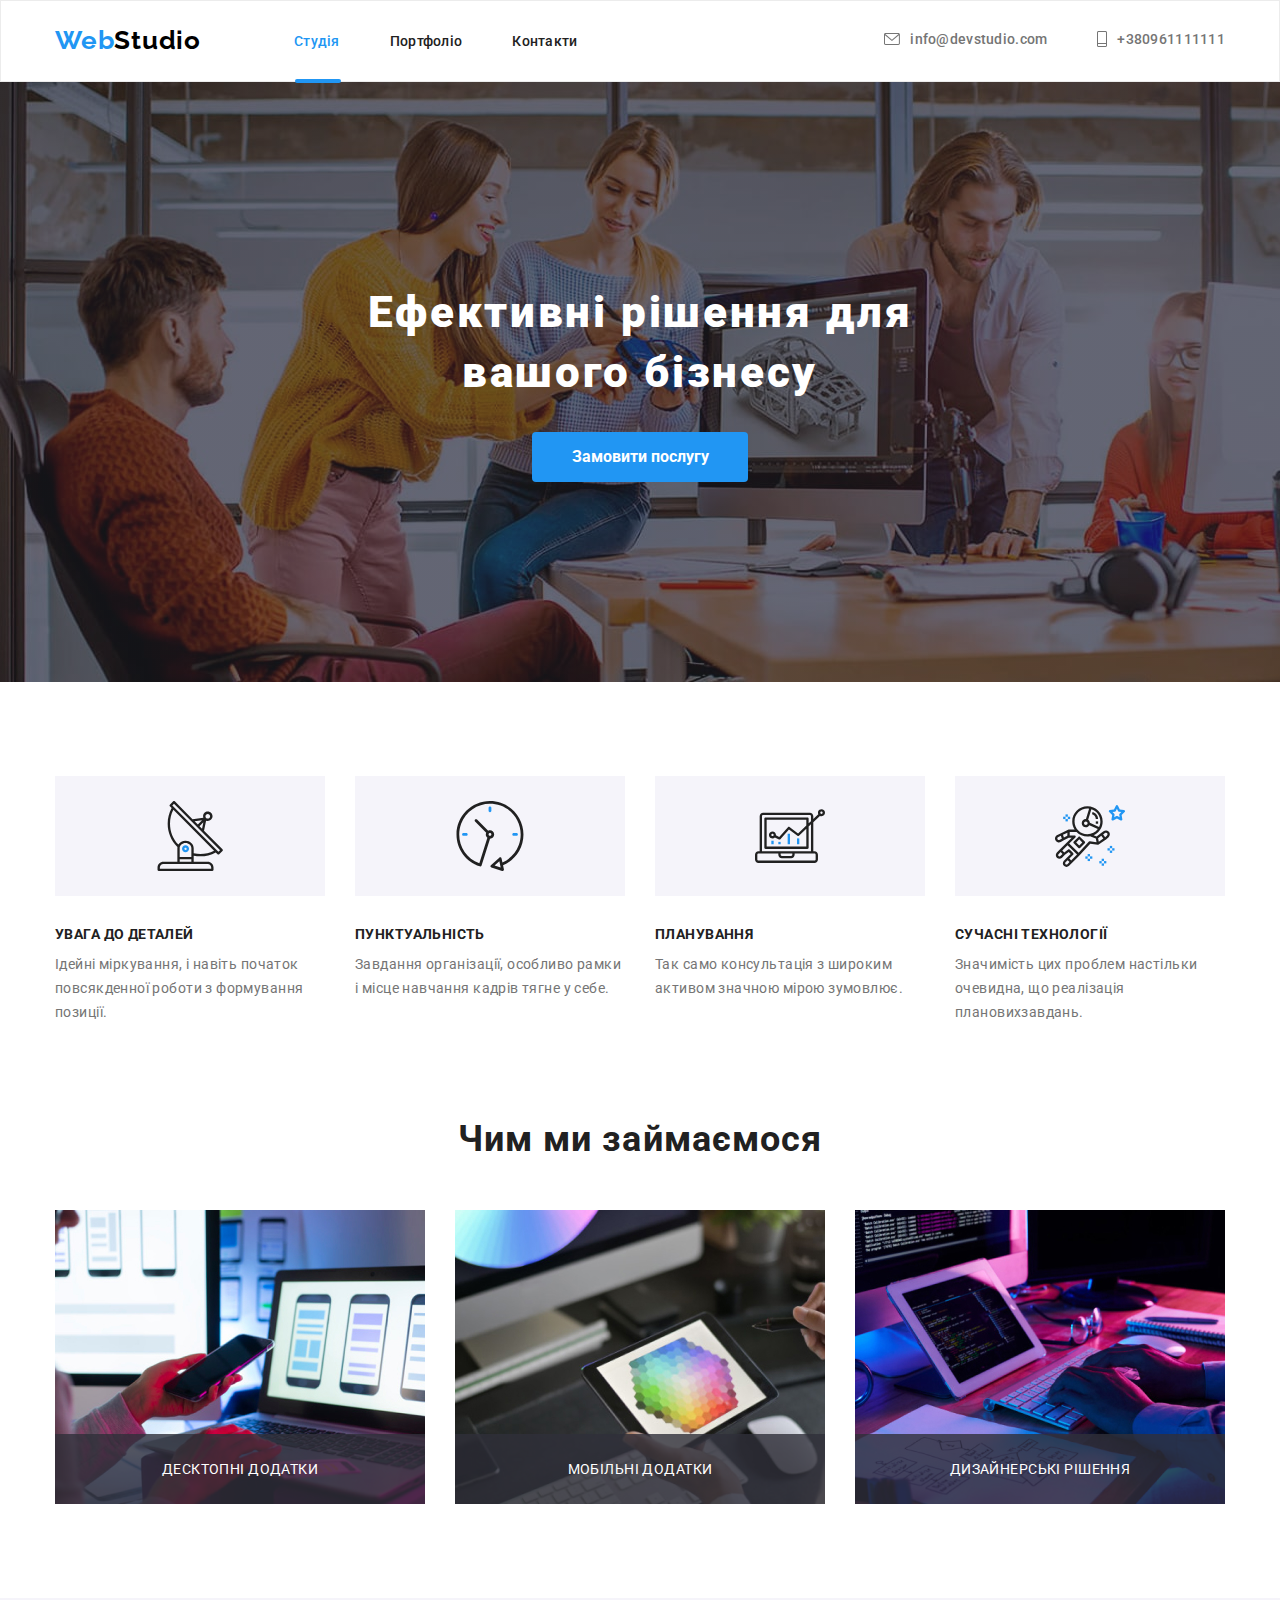
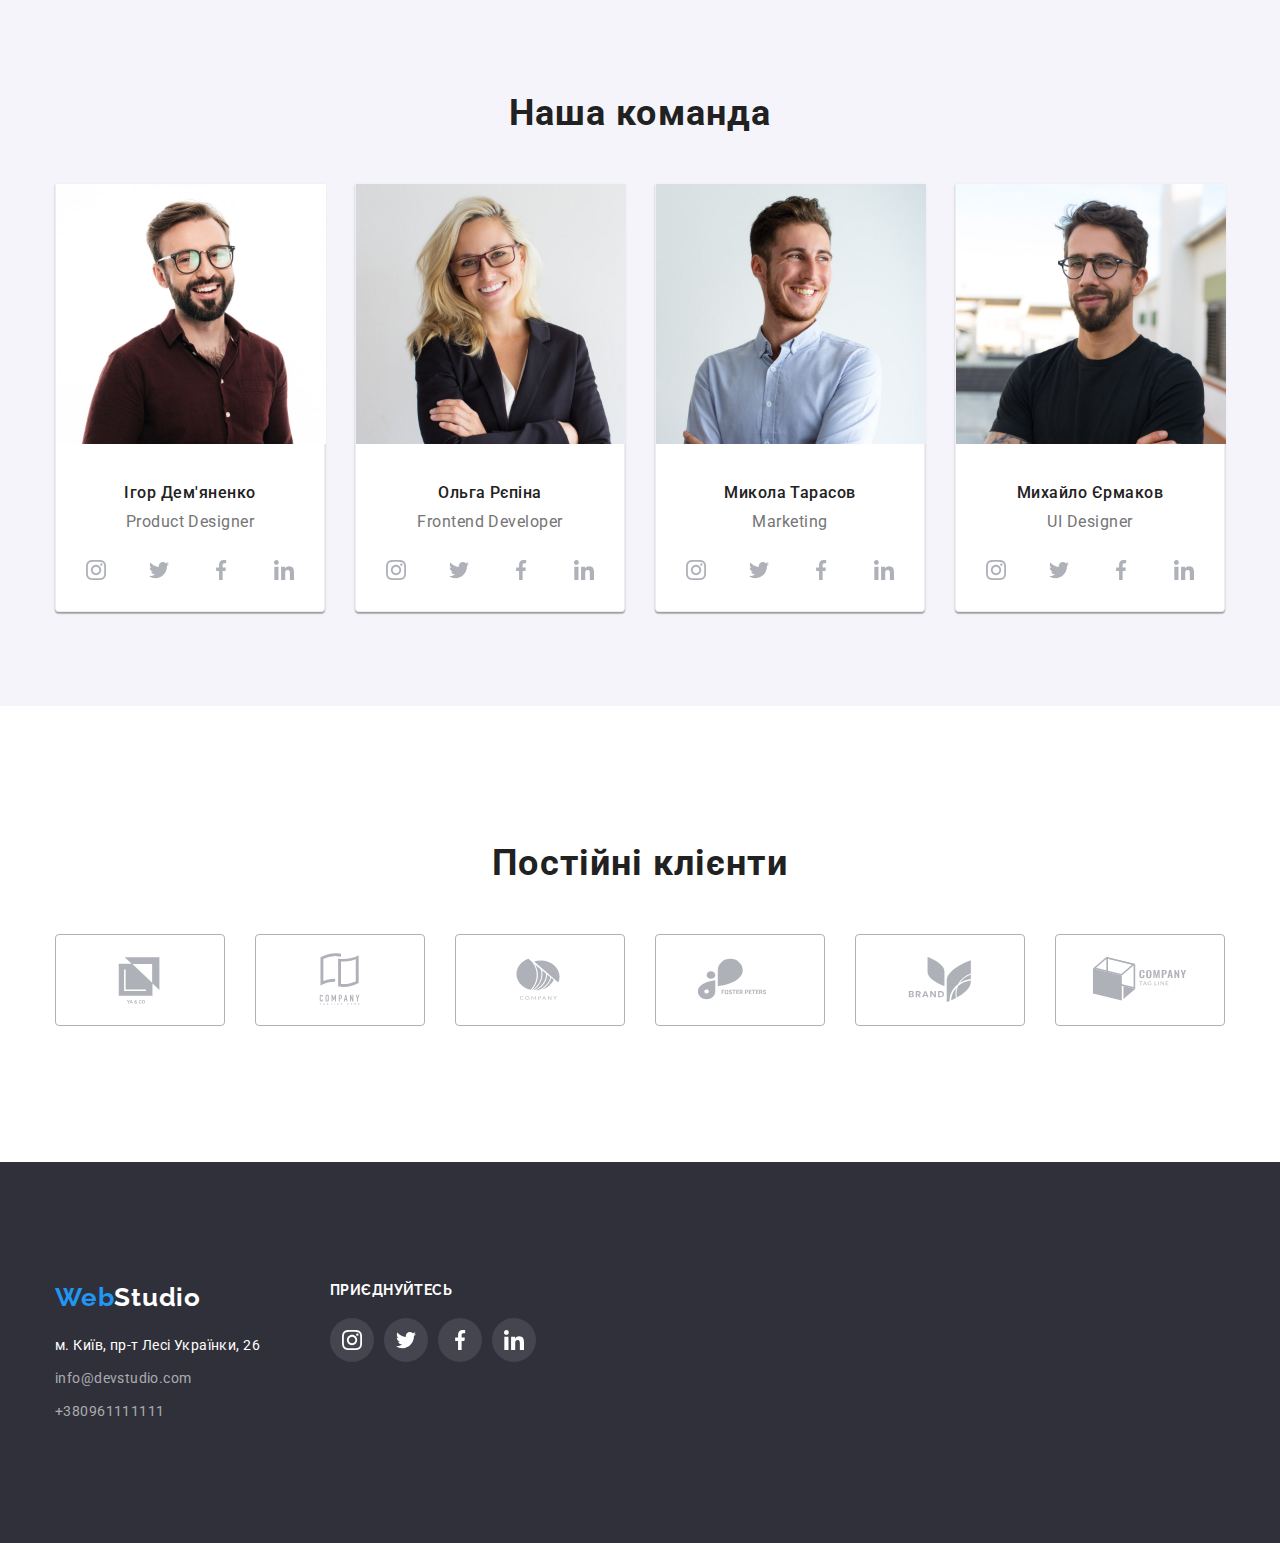
<file: index.html>
<!DOCTYPE html>
<html lang="uk">
  <head>
    <meta charset="UTF-8" />
    <meta http-equiv="X-UA-Compatible" content="IE=edge" />
    <meta name="viewport" content="width=device-width, initial-scale=1.0" />
    <title>WebStudio</title>
    <link
      href="https://fonts.googleapis.com/css2?family=Raleway:wght@700&family=Roboto:wght@400;500;700;900&display=swap"
      rel="stylesheet"
    />
    <link rel="preconnect" href="https://fonts.googleapis.com" />
    <link rel="preconnect" href="https://fonts.gstatic.com" crossorigin />
    <link
      rel="stylesheet"
      href="https://cdnjs.cloudflare.com/ajax/libs/modern-normalize/1.1.0/modern-normalize.css"
      integrity="sha512-Y0MM+V6ymRKN2zStTqzQ227DWhhp4Mzdo6gnlRnuaNCbc+YN/ZH0sBCLTM4M0oSy9c9VKiCvd4Jk44aCLrNS5Q=="
      crossorigin="anonymous"
      referrerpolicy="no-referrer"
    />
    <link rel="stylesheet" href="./css/styles.css" />
  </head>
  <body>
    <header class="header-title">
      <div class="container nav">
        <nav class="nav-studio">
          <a href="/" class="link link-webstudio"
            ><span class="logo-web">Web</span
            ><span class="logo-studio">Studio</span></a
          >
          <ul class="site-nav item">
            <li class="item"><a href="" class="current link">Студія</a></li>
            <li class="item">
              <a href="./portfolio.html" class="link">Портфоліо</a>
            </li>
            <li class="item"><a href="" class="link">Контакти</a></li>
          </ul>
          <ul class="auth-nav">
            <li class="item">
              <div>
                <a class="link" href="mailto:info@devstudio.com">
                  <svg class="icon-mail" width="16" height="12">
                    <use href="./images/symbol-defs (1).svg#icon-mail"></use>
                  </svg>
                  info@devstudio.com</a
                >
              </div>
            </li>
            <li class="item">
              <a class="link" href="tel:+380961111111">
                <svg class="icon-tel" width="10" height="16">
                  <use href="./images/symbol-defs (1).svg#icon-tel"></use>
                </svg>
                +380961111111</a
              >
            </li>
          </ul>
        </nav>
      </div>
    </header>

    <main>
      <!-- Hero -->
      <section class="section hero">
        <div class="container hero">
          <h1 class="hero-title">
            Ефективні рішення для <br />
            вашого бізнесу
          </h1>
          <button type="button" class="button" data-modal-open>
            Замовити послугу
          </button>
        </div>
      </section>

      <!-- advantages -->

      <section class="section advantages">
        <h2 class="advantages hidden-title">Переваги</h2>
        <div class="advantages container">
          <ul class="advantages-list">
            <li class="item advantages-details">
              <div class="advantages-icon">
                <svg class="icon" width="70" height="70">
                  <use href="./images/symbol-defs (1).svg#icon-antena"></use>
                </svg>
              </div>

              <h3 class="title advantages-title">УВАГА ДО ДЕТАЛЕЙ</h3>
              <p class="title-list advantages-text">
                Ідейні міркування, і навіть початок повсякденної роботи з
                формування позиції.
              </p>
            </li>
            <li class="item advantages-punctuality">
              <div class="advantages-icon">
                <svg class="icon" width="70" height="70">
                  <use href="./images/symbol-defs (1).svg#icon-clock"></use>
                </svg>
              </div>
              <h3 class="title advantages-title">ПУНКТУАЛЬНІСТЬ</h3>
              <p class="title-list advantages-text">
                Завдання організації, особливо рамки і місце навчання кадрів
                тягне у себе.
              </p>
            </li>
            <li class="item advantages-planing">
              <div class="advantages-icon">
                <svg class="icon" width="70" height="70">
                  <use href="./images/symbol-defs (1).svg#icon-diagram"></use>
                </svg>
              </div>
              <h3 class="title advantages-title">ПЛАНУВАННЯ</h3>
              <p class="title-list advantages-text">
                Так само консультація з широким активом значною мірою зумовлює.
              </p>
            </li>
            <li class="item advantages-tehnology">
              <div class="advantages-icon">
                <svg class="icon" width="70" height="70">
                  <use href="./images/symbol-defs (1).svg#icon-astronaut"></use>
                </svg>
              </div>
              <h3 class="title advantages-title">СУЧАСНІ ТЕХНОЛОГІЇ</h3>
              <p class="title-list advantages-text">
                Значимість цих проблем настільки очевидна, що реалізація
                плановихзавдань.
              </p>
            </li>
          </ul>
        </div>
      </section>
      <!-- what we do -->
      <section class="section">
        <div class="what-wedo container">
          <h2 class="what-wedo">Чим ми займаємося</h2>
          <ul class="what-wedo-list">
            <li class="item">
              <div class="item-wrapper">
                <img
                  class="link"
                  src="./images/what-we-do3.jpg"
                  alt="Верстка для пк"
                  width="370"
                />
                <p class="text-link">Десктопні додатки</p>
              </div>
            </li>
            <li class="item">
              <div class="item-wrapper">
                <img
                  class="link"
                  src="./images/what-we-do4.jpg"
                  alt="Верстка для тел"
                  width="370"
                />
                <p class="text-link item-wrapper">Мобільні додатки</p>
              </div>
            </li>
            <li class="item">
              <div class="item-wrapper">
                <img
                  class="link"
                  src="./images/what-we-do5.jpg"
                  alt="Верстка для планшета"
                  width="370"
                />
                <p class="text-link item-wrapper">Дизайнерські рішення</p>
              </div>
            </li>
          </ul>
        </div>
      </section>
      <!-- our team -->
      <section class="section color">
        <div class="team container">
          <h2 class="team">Наша команда</h2>
          <ul class="team-list">
            <li class="item">
              <img
                class="item-img"
                src="./images/img_card1.jpg"
                alt="developer"
                width="270"
              />
              <div class="item-about">
                <h3 class="title team-title">Ігор Дем'яненко</h3>
                <p class="title-list team-title-list">Product Designer</p>
                <ul class="list-link">
                  <li class="item-list">
                    <a class="back-color" href=""
                      ><svg class="accent-item" width="20" height="20">
                        <use
                          href="./images/symbol-defs (1).svg#icon-instagram"
                        ></use></svg></a>
                  </li>
                  <li class="item-list">
                    <a class="back-color" href=""
                      ><svg class="accent-item" width="20" height="20">
                        <use
                          href="./images/symbol-defs (1).svg#icon-twitter-1"
                        ></use></svg></a>
                  </li>
                  <li class="item-list">
                    <a class="back-color" href=""
                      ><svg class="accent-item" width="20" height="20">
                        <use
                          href="./images/symbol-defs (1).svg#icon-facebook-1"
                        ></use></svg>
                      </a>
                  </li>
                  <li class="item-list">
                    <a class="back-color" href=""
                      ><svg class="accent-item" width="20" height="20">
                        <use
                          href="./images/symbol-defs (1).svg#icon-linkedin-1"
                        ></use></svg>
                      </a>
                  </li>
                </ul>
              </div>
            </li>
            <li class="item">
              <img
                class="item-img"
                src="./images/img_card4.jpg"
                alt="developer"
                width="270"
              />
              <div class="item-about">
                <h3 class="title team-title">Ольга Рєпіна</h3>
                <p class="title-list team-title-list">Frontend Developer</p>
                <ul class="list-link">
                  <li class="item-list">
                    <a class="back-color" href=""
                      ><svg class="accent-item" width="20" height="20">
                        <use
                          href="./images/symbol-defs (1).svg#icon-instagram"
                        ></use></svg>
                      </a>
                  </li>
                  <li class="item-list">
                    <a class="back-color" href=""
                      ><svg class="accent-item" width="20" height="20">
                        <use
                          href="./images/symbol-defs (1).svg#icon-twitter-1"
                        ></use></svg>
                      </a>
                  </li>
                  <li class="item-list">
                    <a class="back-color" href=""
                      ><svg class="accent-item" width="20" height="20">
                        <use
                          href="./images/symbol-defs (1).svg#icon-facebook-1"
                        ></use></svg>
                      </a>
                  </li>
                  <li class="item-list">
                    <a class="back-color" href=""
                      ><svg class="accent-item" width="20" height="20">
                        <use
                          href="./images/symbol-defs (1).svg#icon-linkedin-1"
                        ></use></svg>
                      </a>
                  </li>
                </ul>
              </div>
            </li>
            <li class="item">
              <img
                class="item-img"
                src="./images/img_card3.jpg"
                alt="developer"
                width="270"
              />
              <div class="item-about">
                <h3 class="title team-title">Микола Тарасов</h3>
                <p class="title-list team-title-list">Marketing</p>
                <ul class="list-link">
                  <li class="item-list">
                    <a class="back-color" href=""
                      ><svg class="accent-item" width="20" height="20">
                        <use
                          href="./images/symbol-defs (1).svg#icon-instagram"
                        ></use></svg>
                      </a>
                  </li>
                  <li class="item-list">
                    <a class="back-color" href=""
                      ><svg class="accent-item" width="20" height="20">
                        <use
                          href="./images/symbol-defs (1).svg#icon-twitter-1"
                        ></use></svg>
                      </a>
                  </li>
                  <li class="item-list">
                    <a class="back-color" href=""
                      ><svg class="accent-item" width="20" height="20">
                        <use
                          href="./images/symbol-defs (1).svg#icon-facebook-1"
                        ></use></svg>
                      </a>
                  </li>
                  <li class="item-list">
                    <a class="back-color" href=""
                      ><svg class="accent-item" width="20" height="20">
                        <use
                          href="./images/symbol-defs (1).svg#icon-linkedin-1"
                        ></use></svg>
                      </a>
                  </li>
                </ul>
              </div>
            </li>
            <li class="item">
              <img
                class="item-img"
                src="./images/img_card2.jpg"
                alt="developer"
                width="270"
              />
              <div class="item-about">
                <h3 class="title team-title">Михайло Єрмаков</h3>
                <p class="title-list team-title-list">UI Designer</p>
                <ul class="list-link">
                  <li class="item-list">
                    <a class="back-color" href=""
                      ><svg class="accent-item" width="20" height="20">
                        <use
                          href="./images/symbol-defs (1).svg#icon-instagram"
                        ></use></svg>
                      </a>
                  </li>
                  <li class="item-list">
                    <a class="back-color" href=""
                      ><svg class="accent-item" width="20" height="20">
                        <use
                          href="./images/symbol-defs (1).svg#icon-twitter-1"
                        ></use></svg>
                      </a>
                  </li>
                  <li class="item-list">
                    <a class="back-color" href=""
                      ><svg class="accent-item" width="20" height="20">
                        <use
                          href="./images/symbol-defs (1).svg#icon-facebook-1"
                        ></use></svg>
                      </a>
                  </li>
                  <li class="item-list">
                    <a class="back-color" href=""
                      ><svg class="accent-item" width="20" height="20">
                        <use
                          href="./images/symbol-defs (1).svg#icon-linkedin-1"
                        ></use></svg>
                      </a>
                  </li>
                </ul>
              </div>
            </li>
          </ul>
        </div>
      </section>

      <!-- our clients -->
      <section class="section">
        <div class="container clients">
          <h2 class="clients-title">Постійні клієнти</h2>
          <ul class="clients-list">
            <li class="item-clients-list">
              <a class="list-icon" href=""
                ><svg width="106" height="60">
                  <use
                    href="./images/symbol-defs (1).svg#icon-client_1"
                  ></use></svg>
                </a>
            </li>
            <li class="item-clients-list">
              <a class="list-icon" href="">
                <svg width="106" height="60">
                  <use
                    href="./images/symbol-defs (1).svg#icon-client_2"
                  ></use></svg>
                </a>
            </li>
            <li class="item-clients-list">
              <a class="list-icon" href="">
                <svg width="106" height="60">
                  <use
                    href="./images/symbol-defs (1).svg#icon-client_3"
                  ></use></svg>
                </a>
            </li>
            <li class="item-clients-list">
              <a class="list-icon" href=""
                ><svg width="106" height="60">
                  <use
                    href="./images/symbol-defs (1).svg#icon-client_4"
                  ></use></svg>
                </a>
            </li>
            <li class="item-clients-list">
              <a class="list-icon" href=""
                ><svg width="106" height="60">
                  <use
                    href="./images/symbol-defs (1).svg#icon-client_5"
                  ></use></svg>
                </a>
            </li>
            <li class="item-clients-list">
              <a class="list-icon" href=""
                ><svg width="106" height="60">
                  <use
                    href="./images/symbol-defs (1).svg#icon-client_6"
                  ></use></svg>
                </a>
            </li>
          </ul>
        </div>
      </section>
    </main>
    <footer class="footer">
      <!-- Contacts -->
      <div class="container footer">
        <address class="adress">
          <div class="footer-adress">
            <a href="/" class="link footer-webstudio"
              ><span class="logo-web">Web</span
              ><span class="logo-studiow">Studio</span></a
            >

            <ul>
              <li>
                <a
                  href="https://goo.gl/maps/YuukakYjtsfFpN2J7"
                  class="adress-town link"
                  >м. Київ, пр-т Лесі Українки, 26</a
                >
              </li>
              <li>
                <a href="mailto:info@devstudio.com" class="adress-mail link"
                  >info@devstudio.com</a
                >
              </li>
              <li>
                <a href="tel:+380961111111" class="adress-tel link"
                  >+380961111111</a
                >
              </li>
            </ul>
          </div>
          <div class="footer-link">
            <p class="title-link">приєднуйтесь</p>

            <ul class="list-footel-link">
              <li class="border">
                <a class="link-border" href="">
                  <svg class="border-color" width="20px" height="20px">
                    <use
                      href="./images/symbol-defs (1).svg#icon-instagram"
                    ></use></svg>
                  </a>
              </li>
              <li class="border">
                <a class="link-border" href="">
                  <svg class="border-color" width="20px" height="20px">
                    <use
                      href="./images/symbol-defs (1).svg#icon-twitter-1"
                    ></use></svg>
                  </a>
              </li>
              <li class="border">
                <a class="link-border" href=""
                  ><svg class="border-color" width="20px" height="20px">
                    <use
                      href="./images/symbol-defs (1).svg#icon-facebook-1"
                    ></use>
                  </svg>
                </a>
              </li>
              <li class="border">
                <a class="link-border" href=""
                  ><svg class="border-color" width="20px" height="20px">
                    <use
                      href="./images/symbol-defs (1).svg#icon-linkedin-1"
                    ></use></svg>
                  </a>
              </li>
            </ul>
          </div>
        </address>
      </div>
    </footer>
    <div class="backdrop is-hidden" data-modal>
      <div class="modal">
        <p></p>
        <button data-modal-close class="close-button">
          <svg class="icon" width="11" height="11">
            <use href="./images/symbol-defs (1).svg#icon-close"></use>
          </svg>
        </button>
      </div>
    </div>
    <script src="./js/modal.js"></script>
  </body>
</html>
</file>
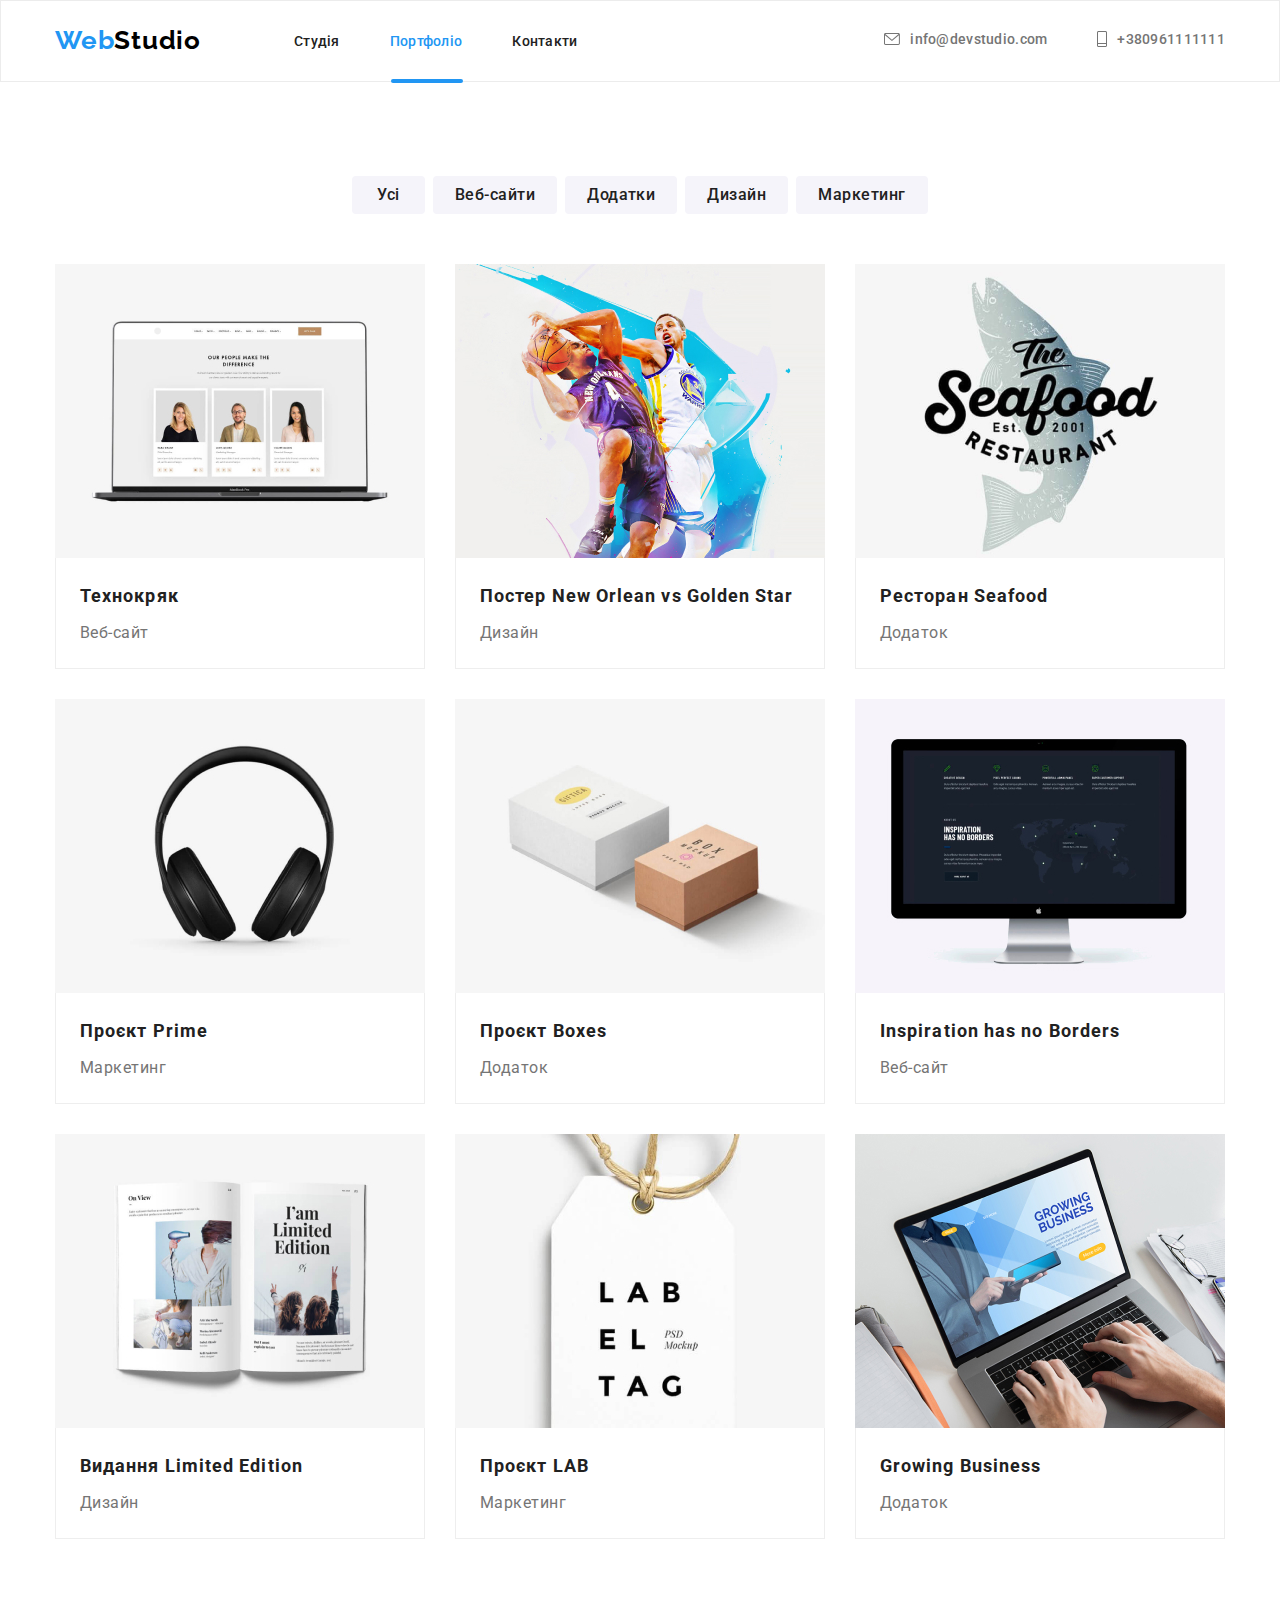
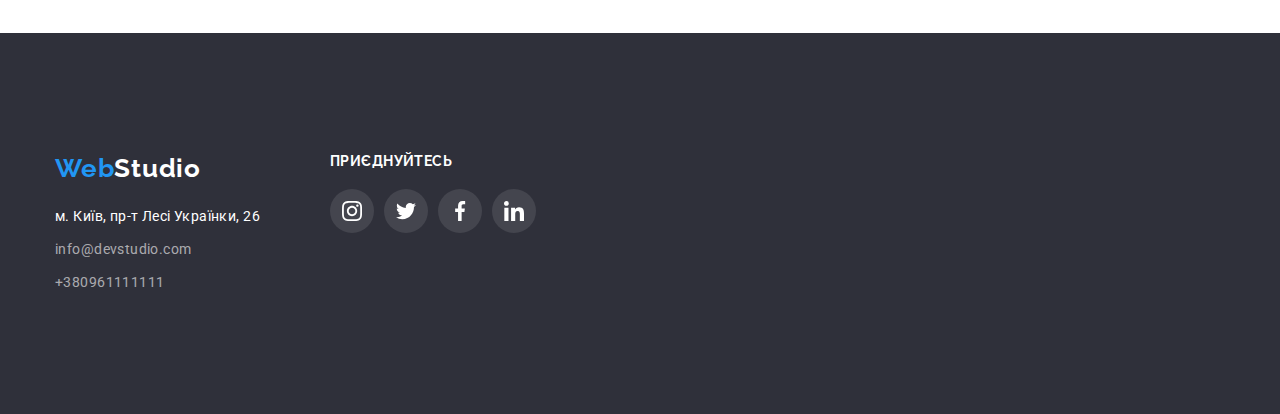
<file: portfolio.html>
<!DOCTYPE html>
<html lang="uk">
  <head>
    <meta charset="UTF-8" />
    <meta http-equiv="X-UA-Compatible" content="IE=edge" />
    <meta name="viewport" content="width=device-width, initial-scale=1.0" />
    <title>WebStudio</title>
    <link
      href="https://fonts.googleapis.com/css2?family=Raleway:wght@700&family=Roboto:wght@400;500;700;900&display=swap"
      rel="stylesheet"
    />
    <link
      rel="stylesheet"
      href="https://cdnjs.cloudflare.com/ajax/libs/modern-normalize/1.1.0/modern-normalize.css"
      integrity="sha512-Y0MM+V6ymRKN2zStTqzQ227DWhhp4Mzdo6gnlRnuaNCbc+YN/ZH0sBCLTM4M0oSy9c9VKiCvd4Jk44aCLrNS5Q=="
      crossorigin="anonymous"
      referrerpolicy="no-referrer"
    />
    <link rel="stylesheet" href="./css/styles.css" />
  </head>
  <body>
    <header class="header-title">
      <div class="container nav">
        <nav class="item nav-portfolio">
          <a href="/" class="link link-webstudio"
            ><span class="logo-web">Web</span
            ><span class="logo-studio">Studio</span></a
          >
          <ul class="site-nav item">
            <li class="item"><a href="./index.html" class="link">Студія</a></li>
            <li class="item"><a href="" class="current link">Портфоліо</a></li>
            <li class="item"><a href="" class="link">Контакти</a></li>
          </ul>
          <ul class="auth-nav">
            <li class="item">
              <div>
                <a class="link" href="mailto:info@devstudio.com">
                  <svg class="icon-mail" width="16" height="12">
                    <use href="./images/symbol-defs (1).svg#icon-mail"></use>
                  </svg>
                  info@devstudio.com</a
                >
              </div>
            </li>
            <li class="item">
              <a class="link" href="tel:+380961111111">
                <svg class="icon-tel" width="10" height="16">
                  <use href="./images/symbol-defs (1).svg#icon-tel"></use>
                </svg>
                +380961111111</a
              >
            </li>
          </ul>
        </nav>
      </div>
    </header>
    <main>
      <section class="section">
        <!-- Фільтр робіт -->
        <h1 class="hidden-title">Наші роботи</h1>
        <div class="container">
          <ul class="filter">
            <li class="item">
              <button type="button" class="filter-list item1">Усі</button>
            </li>
            <li class="item">
              <button type="button" class="filter-list item2">Веб-сайти</button>
            </li>
            <li class="item">
              <button type="button" class="filter-list item2">Додатки</button>
            </li>
            <li class="item">
              <button type="button" class="filter-list item2">Дизайн</button>
            </li>
            <li class="item">
              <button type="button" class="filter-list item2">Маркетинг</button>
            </li>
          </ul>
          <!-- Наші роботи -->

          <ul class="works-list">
            <li>
              <a class="link item web" href="">
                <div class="wrapper">
                  <img
                    class="item"
                    src="./images/img-portf-1.jpg"
                    alt="Розробники"
                    width="370"
                  />
                  <p class="text">
                    Ресурс пропонує комплексні пропозиції з різним рівнем
                    функціоналу та сервісів. Все це дозволить відвідувачу
                    отримати вичерпні відомості про компанію чи приватну особу.
                  </p>
                </div>
                <div class="work-list-about">
                  <h2 class="title work-list-title">Технокряк</h2>
                  <p class="title-list work-text">Веб-сайт</p>
                </div></a
              >
            </li>
            <li class="item">
              <a class="link item web" href="">
                <div class="wrapper">
                  <img
                    class="item"
                    src="./images/img-portf-2.jpg"
                    alt="Баскетболісти"
                    width="370"
                  />
                  <p class="text">
                    Ресурс пропонує комплексні пропозиції з різним рівнем
                    функціоналу та сервісів. Все це дозволить відвідувачу
                    отримати вичерпні відомості про компанію чи приватну особу.
                  </p>
                </div>

                <div class="work-list-about">
                  <h2 class="title work-list-title">
                    Постер New Orlean vs Golden Star
                  </h2>
                  <p class="title-list work-text">Дизайн</p>
                </div>
              </a>
            </li>
            <li class="item">
              <a class="link item web" href="">
                <div class="wrapper">
                  <img
                    class="item"
                    src="./images/img-portf-3.jpg"
                    alt="Картинка ресторана"
                    width="370"
                  />
                  <p class="text">
                    Ресурс пропонує комплексні пропозиції з різним рівнем
                    функціоналу та сервісів. Все це дозволить відвідувачу
                    отримати вичерпні відомості про компанію чи приватну особу.
                  </p>
                </div>
                <div class="work-list-about">
                  <h2 class="title work-list-title">Ресторан Seafood</h2>
                  <p class="title-list work-text">Додаток</p>
                </div></a
              >
            </li>
            <li class="item">
              <a class="link item web" href="">
                <div class="wrapper">
                  <img
                    class="item"
                    src="./images/img-portf-4.jpg"
                    alt="Навушники"
                    width="370"
                  />
                  <p class="text">
                    Ресурс пропонує комплексні пропозиції з різним рівнем
                    функціоналу та сервісів. Все це дозволить відвідувачу
                    отримати вичерпні відомості про компанію чи приватну особу.
                  </p>
                </div>

                <div class="work-list-about">
                  <h2 class="title work-list-title">Проєкт Prime</h2>
                  <p class="title-list work-text">Маркетинг</p>
                </div></a
              >
            </li>
            <li class="item">
              <a class="link item web" href="">
                <div class="wrapper">
                  <img
                    class="item"
                    src="./images/img-portf-5.jpg"
                    alt="Дві коробки"
                    width="370"
                  />
                  <p class="text">
                    Ресурс пропонує комплексні пропозиції з різним рівнем
                    функціоналу та сервісів. Все це дозволить відвідувачу
                    отримати вичерпні відомості про компанію чи приватну особу.
                  </p>
                </div>

                <div class="work-list-about">
                  <h2 class="title work-list-title">Проєкт Boxes</h2>
                  <p class="title-list work-text">Додаток</p>
                </div></a
              >
            </li>
            <li class="item">
              <a class="link item web" href="">
                <div class="wrapper">
                  <img
                    class="item"
                    src="./images/img-portf-6.jpg"
                    alt="Монітор"
                    width="370"
                  />
                  <p class="text">
                    Ресурс пропонує комплексні пропозиції з різним рівнем
                    функціоналу та сервісів. Все це дозволить відвідувачу
                    отримати вичерпні відомості про компанію чи приватну особу.
                  </p>
                </div>
                <div class="work-list-about">
                  <h2 class="title work-list-title">
                    Inspiration has no Borders
                  </h2>
                  <p class="title-list work-text">Веб-сайт</p>
                </div></a
              >
            </li>
            <li class="item">
              <a class="link item web" href="">
                <div class="wrapper">
                  <img
                    class="item"
                    src="./images/img-portf-7.jpg"
                    alt="Книга"
                    width="370"
                  />
                  <p class="text">
                    Ресурс пропонує комплексні пропозиції з різним рівнем
                    функціоналу та сервісів. Все це дозволить відвідувачу
                    отримати вичерпні відомості про компанію чи приватну особу.
                  </p>
                </div>
                <div class="work-list-about">
                  <h2 class="title work-list-title">Видання Limited Edition</h2>
                  <p class="title-list work-text">Дизайн</p>
                </div></a
              >
            </li>
            <li class="item">
              <a class="link item web" href="">
                <div class="wrapper">
                  <img
                    class="item"
                    src="./images/img-portf-8.jpg"
                    alt="Ярлик"
                    width="370"
                  />
                  <p class="text">
                    Ресурс пропонує комплексні пропозиції з різним рівнем
                    функціоналу та сервісів. Все це дозволить відвідувачу
                    отримати вичерпні відомості про компанію чи приватну особу.
                  </p>
                </div>
                <div class="work-list-about">
                  <h2 class="title work-list-title">Проєкт LAB</h2>
                  <p class="title-list work-text">Маркетинг</p>
                </div></a
              >
            </li>
            <li class="item">
              <a class="link item web" href="">
                <div class="wrapper">
                  <img
                    class="item"
                    src="./images/img-portf-9.jpg"
                    alt="Ноутбук"
                    width="370"
                  />
                  <p class="text">
                    Ресурс пропонує комплексні пропозиції з різним рівнем
                    функціоналу та сервісів. Все це дозволить відвідувачу
                    отримати вичерпні відомості про компанію чи приватну особу.
                  </p>
                </div>
                <div class="work-list-about">
                  <h2 class="title work-list-title">Growing Business</h2>
                  <p class="title-list work-text">Додаток</p>
                </div></a
              >
            </li>
          </ul>
        </div>
      </section>
    </main>
    <footer class="footer">
      <!-- Contacts -->
      <div class="container footer">
        <address class="adress">
          <div class="footer-adress">
            <a href="/" class="link footer-webstudio"
              ><span class="logo-web">Web</span
              ><span class="logo-studiow">Studio</span></a
            >

            <ul>
              <li>
                <a
                  href="https://goo.gl/maps/YuukakYjtsfFpN2J7"
                  class="adress-town link"
                  >м. Київ, пр-т Лесі Українки, 26</a
                >
              </li>
              <li>
                <a href="mailto:info@devstudio.com" class="adress-mail link"
                  >info@devstudio.com</a
                >
              </li>
              <li>
                <a href="tel:+380961111111" class="adress-tel link"
                  >+380961111111</a
                >
              </li>
            </ul>
          </div>
          <div class="footer-link">
            <p class="title-link">приєднуйтесь</p>

            <ul class="list-footel-link">
              <li class="border">
                <a class="link-border" href="">
                  <svg class="border-color" width="20px" height="20px">
                    <use
                      href="./images/symbol-defs (1).svg#icon-instagram"
                    ></use></svg
                ></a>
              </li>
              <li class="border">
                <a class="link-border" href="">
                  <svg class="border-color" width="20px" height="20px">
                    <use
                      href="./images/symbol-defs (1).svg#icon-twitter-1"
                    ></use></svg
                ></a>
              </li>
              <li class="border">
                <a class="link-border" href=""
                  ><svg class="border-color" width="20px" height="20px">
                    <use
                      href="./images/symbol-defs (1).svg#icon-facebook-1"
                    ></use></svg
                ></a>
              </li>
              <li class="border">
                <a class="link-border" href=""
                  ><svg class="border-color" width="20px" height="20px">
                    <use
                      href="./images/symbol-defs (1).svg#icon-linkedin-1"
                    ></use></svg
                ></a>
              </li>
            </ul>
          </div>
        </address>
      </div>
    </footer>
  </body>
</html>
</file>
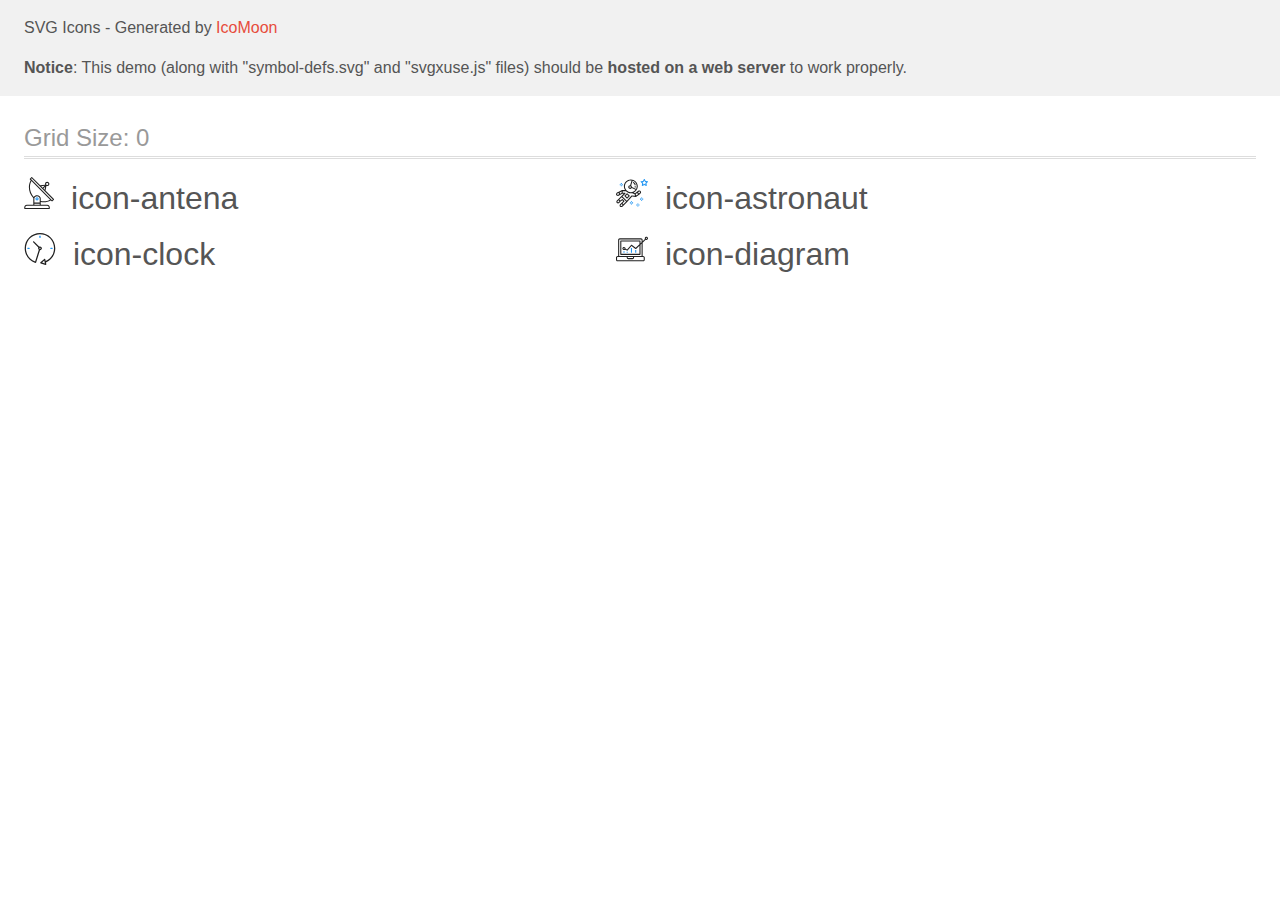
<file: images/icomoon (1)/demo-external-svg.html>
<!doctype html>
<html>
<head>
    <title>IcoMoon - SVG Icons</title>
    <meta charset="utf-8">
    <meta name="viewport" content="width=device-width, initial-scale=1">
    <link rel="stylesheet" href="demo-files/demo.css">
    <link rel="stylesheet" href="style.css">
</head>
<body>
<header class="bgc1 clearfix">
<div class="mhl">
    <p>SVG Icons - Generated by <a href="https://icomoon.io/app">IcoMoon</a></p><p><strong>Notice</strong>: This demo (along with "symbol-defs.svg" and "svgxuse.js" files) should be <b>hosted on a web server</b> to work properly.</p>
</div>
</header>
    <div class="clearfix mhl ptl">
        <h1 class="mvm mtn fgc1">Grid Size: 0</h1>
        <div class="glyph fs1">
            <div class="clearfix pbs">
                <svg class="icon icon-antena"><use xlink:href="symbol-defs.svg#icon-antena"></use></svg><span class="name"> icon-antena</span>
            </div>
        </div>
        <div class="glyph fs1">
            <div class="clearfix pbs">
                <svg class="icon icon-astronaut"><use xlink:href="symbol-defs.svg#icon-astronaut"></use></svg><span class="name"> icon-astronaut</span>
            </div>
        </div>
        <div class="glyph fs1">
            <div class="clearfix pbs">
                <svg class="icon icon-clock"><use xlink:href="symbol-defs.svg#icon-clock"></use></svg><span class="name"> icon-clock</span>
            </div>
        </div>
        <div class="glyph fs1">
            <div class="clearfix pbs">
                <svg class="icon icon-diagram"><use xlink:href="symbol-defs.svg#icon-diagram"></use></svg><span class="name"> icon-diagram</span>
            </div>
        </div>
  </div>
<script defer src="svgxuse.js"></script>
</body>
</html>
</file>
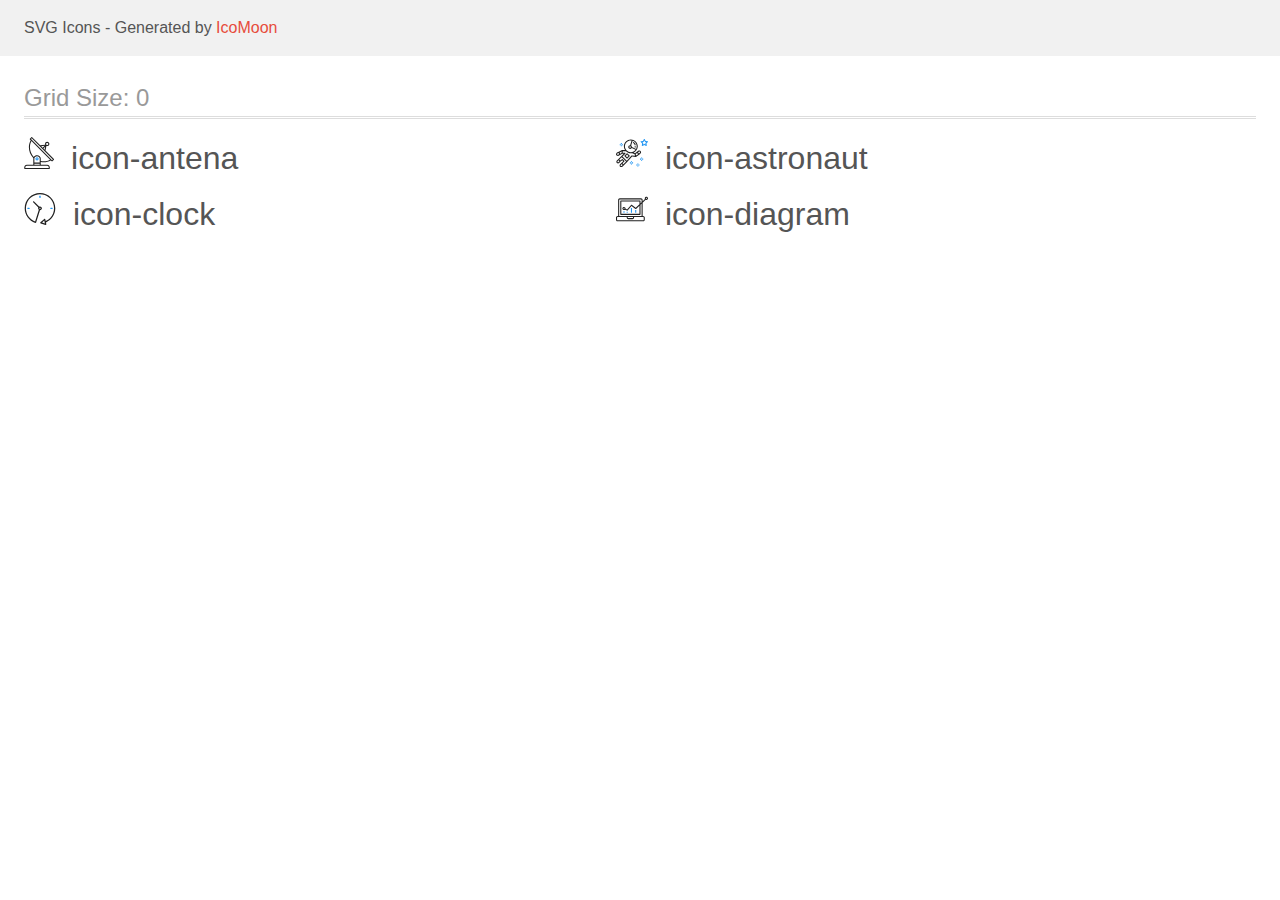
<file: images/icomoon (1)/demo.html>
<!doctype html>
<html>
<head>
    <title>IcoMoon - SVG Icons</title>
    <meta charset="utf-8">
    <meta name="viewport" content="width=device-width, initial-scale=1">
    <link rel="stylesheet" href="demo-files/demo.css">
    <link rel="stylesheet" href="style.css">
</head>
<body>
<svg aria-hidden="true" style="position: absolute; width: 0; height: 0; overflow: hidden;" version="1.1" xmlns="http://www.w3.org/2000/svg" xmlns:xlink="http://www.w3.org/1999/xlink">
<defs>
<symbol id="icon-antena" viewBox="0 0 30 32">
<path fill="#212121" style="fill: var(--color1, #212121)" d="M29.859 22.098l-8.443-8.505 0.937-4.615c0.242 0.094 0.499 0.144 0.758 0.146h0.006c1.192 0.014 2.17-0.941 2.184-2.133s-0.941-2.17-2.133-2.184c-1.192-0.014-2.17 0.941-2.184 2.133-0.003 0.255 0.039 0.509 0.125 0.749l-4.96 0.605-8.091-8.133c-0.099-0.101-0.235-0.159-0.377-0.16-0.14 0.001-0.274 0.056-0.373 0.155l-1.513 1.504c-0.208 0.208-0.208 0.546 0 0.754l0.814 0.826c-3.153 5.798-2.129 12.978 2.519 17.663 0.043 0.041 0.092 0.074 0.146 0.098-0.034 0.18-0.051 0.364-0.052 0.547v6.187h-6.4c-1.472 0.002-2.665 1.195-2.667 2.667v1.067c0 0.295 0.239 0.533 0.533 0.533h24.533c0.295 0 0.533-0.239 0.533-0.533v-1.067c-0.002-1.472-1.195-2.665-2.667-2.667h-6.4v-2.742c1.003 0.21 2.024 0.317 3.049 0.32 2.458-0.003 4.877-0.615 7.040-1.783l0.818 0.823c0.099 0.101 0.235 0.159 0.377 0.16 0.14-0.001 0.274-0.056 0.373-0.155l1.513-1.504c0.208-0.208 0.208-0.546 0-0.754zM22.366 6.233c0.418-0.415 1.093-0.414 1.508 0.004s0.414 1.093-0.004 1.508c-0.2 0.199-0.47 0.31-0.752 0.31h-0.003c-0.589-0.003-1.064-0.483-1.061-1.072 0.002-0.282 0.115-0.552 0.314-0.751h-0.002zM21.11 9.738l-0.598 2.946-1.175-1.182 1.774-1.763zM20.504 8.836l-1.92 1.909-1.485-1.493 3.405-0.415zM23.090 28.8c0.884 0 1.6 0.716 1.6 1.6v0.533h-23.467v-0.533c0-0.884 0.716-1.6 1.6-1.6h20.267zM15.623 26.667v1.067h-5.333v-1.067h5.333zM10.29 25.6v-4.053c0-1.294 1.196-2.347 2.667-2.347s2.667 1.053 2.667 2.347v4.053h-5.333zM16.69 23.904v-2.357c0-1.882-1.675-3.413-3.733-3.413-1.331-0.020-2.576 0.657-3.281 1.786-4.058-4.274-4.971-10.645-2.279-15.887l18.602 18.708c-2.872 1.461-6.165 1.873-9.309 1.163zM27.979 23.22l-21.057-21.181 0.755-0.752 7.935 7.98c0.004 0 0.006 0.007 0.010 0.010l13.115 13.191-0.757 0.752z"></path>
<path fill="#2196f3" style="fill: var(--color2, #2196f3)" d="M12.961 20.267h-0.005c-0.884-0.001-1.601 0.714-1.602 1.598s0.714 1.601 1.598 1.602h0.005c0.884 0.001 1.601-0.714 1.602-1.598s-0.714-1.601-1.598-1.602zM13.335 22.245c-0.1 0.1-0.236 0.156-0.378 0.155-0.295-0.002-0.532-0.242-0.531-0.536 0.001-0.141 0.057-0.276 0.157-0.375s0.233-0.154 0.373-0.155c0.295 0.002 0.532 0.241 0.53 0.536-0.001 0.141-0.057 0.276-0.157 0.375h0.005z"></path>
</symbol>
<symbol id="icon-astronaut" viewBox="0 0 32 32">
<path fill="#2196f3" style="fill: var(--color2, #2196f3)" d="M31.974 4.524c-0.063-0.193-0.229-0.333-0.43-0.363l-1.91-0.278-0.855-1.731c-0.179-0.365-0.777-0.365-0.956 0l-0.855 1.731-1.91 0.278c-0.201 0.029-0.367 0.17-0.431 0.363-0.062 0.193-0.011 0.405 0.135 0.547l1.383 1.348-0.326 1.903c-0.034 0.2 0.048 0.402 0.212 0.522 0.166 0.121 0.382 0.135 0.562 0.040l1.709-0.899 1.709 0.899c0.078 0.041 0.164 0.061 0.249 0.061 0.11 0 0.221-0.034 0.314-0.102 0.164-0.119 0.246-0.322 0.212-0.522l-0.326-1.903 1.383-1.348c0.145-0.142 0.197-0.354 0.135-0.547zM29.511 5.851c-0.125 0.122-0.183 0.299-0.153 0.472l0.191 1.114-1-0.526c-0.078-0.041-0.163-0.061-0.249-0.061s-0.17 0.020-0.249 0.061l-1.001 0.526 0.191-1.114c0.030-0.173-0.028-0.349-0.153-0.472l-0.81-0.789 1.119-0.163c0.174-0.025 0.324-0.134 0.402-0.292l0.5-1.013 0.5 1.013c0.078 0.157 0.228 0.267 0.402 0.292l1.119 0.163-0.809 0.789z"></path>
<path fill="#2196f3" style="fill: var(--color2, #2196f3)" d="M26.134 20.522h-1.067v1.067h1.067v-1.067z"></path>
<path fill="#2196f3" style="fill: var(--color2, #2196f3)" d="M26.134 22.656h-1.067v1.067h1.067v-1.067z"></path>
<path fill="#2196f3" style="fill: var(--color2, #2196f3)" d="M27.2 21.589h-1.067v1.067h1.067v-1.067z"></path>
<path fill="#2196f3" style="fill: var(--color2, #2196f3)" d="M25.067 21.589h-1.067v1.067h1.067v-1.067z"></path>
<path fill="#2196f3" style="fill: var(--color2, #2196f3)" d="M22.4 26.389h-1.067v1.067h1.067v-1.067z"></path>
<path fill="#2196f3" style="fill: var(--color2, #2196f3)" d="M22.4 28.522h-1.067v1.067h1.067v-1.067z"></path>
<path fill="#2196f3" style="fill: var(--color2, #2196f3)" d="M23.467 27.456h-1.067v1.067h1.067v-1.067z"></path>
<path fill="#2196f3" style="fill: var(--color2, #2196f3)" d="M21.333 27.456h-1.067v1.067h1.067v-1.067z"></path>
<path fill="#2196f3" style="fill: var(--color2, #2196f3)" d="M16 24.256h-1.067v1.067h1.067v-1.067z"></path>
<path fill="#2196f3" style="fill: var(--color2, #2196f3)" d="M16 26.389h-1.067v1.067h1.067v-1.067z"></path>
<path fill="#2196f3" style="fill: var(--color2, #2196f3)" d="M17.067 25.322h-1.067v1.067h1.067v-1.067z"></path>
<path fill="#2196f3" style="fill: var(--color2, #2196f3)" d="M14.933 25.322h-1.067v1.067h1.067v-1.067z"></path>
<path fill="#2196f3" style="fill: var(--color2, #2196f3)" d="M5.867 6.122h-1.067v1.067h1.067v-1.067z"></path>
<path fill="#2196f3" style="fill: var(--color2, #2196f3)" d="M5.867 8.255h-1.067v1.067h1.067v-1.067z"></path>
<path fill="#2196f3" style="fill: var(--color2, #2196f3)" d="M6.933 7.189h-1.067v1.067h1.067v-1.067z"></path>
<path fill="#2196f3" style="fill: var(--color2, #2196f3)" d="M4.8 7.189h-1.067v1.067h1.067v-1.067z"></path>
<path fill="#212121" style="fill: var(--color1, #212121)" d="M24.715 14.159c-0.287-0.388-0.709-0.637-1.188-0.705-0.481-0.068-0.956 0.058-1.34 0.352l-1.252 0.96-1.898 1.417-1.358-0.541c2.421-1.086 4.114-3.508 4.114-6.32 0-3.823-3.123-6.933-6.961-6.933s-6.961 3.11-6.961 6.933c0 1.386 0.414 2.674 1.12 3.758l-2.764-0.024c-0.002 0-0.003 0-0.005 0-0.009 0-0.015 0.004-0.023 0.005-0.053 0.002-0.105 0.013-0.155 0.031-0.013 0.005-0.026 0.008-0.038 0.013-0.006 0.003-0.013 0.003-0.019 0.006l-3.233 1.596c-0.001 0-0.001 0-0.001 0.001l-1.893 0.911c-0.021 0.009-0.042 0.021-0.063 0.035-0.755 0.502-1.012 1.489-0.598 2.295 0.22 0.429 0.595 0.745 1.056 0.889 0.178 0.055 0.359 0.083 0.539 0.083 0.29 0 0.577-0.071 0.839-0.211l1.388-0.738 2.264-1.169 1.357-0.008-5.442 5.416c-0.001 0.001-0.001 0.001-0.002 0.001l-1.339 1.333c-0.316 0.315-0.49 0.732-0.49 1.178s0.174 0.863 0.49 1.179c0.325 0.323 0.752 0.485 1.179 0.485s0.854-0.162 1.18-0.485l1.314-1.309 1.741-1.3 0.901 0.897-1.762 1.754c-0 0.001-0.001 0.001-0.002 0.001l-1.339 1.333c-0.316 0.315-0.49 0.732-0.49 1.178s0.174 0.863 0.49 1.179c0.325 0.323 0.753 0.485 1.18 0.485s0.855-0.162 1.18-0.485l3.482-3.467c0.001-0.001 0.001-0.001 0.001-0.002l1.010-1-0.004-0.004c0.006-0.006 0.015-0.009 0.022-0.015l5.166-5.658 3.471 0.494c0.025 0.004 0.050 0.005 0.075 0.005 0.065 0 0.127-0.015 0.187-0.038 0.018-0.006 0.033-0.015 0.050-0.023 0.019-0.010 0.039-0.015 0.058-0.027l3.213-2.133c0.012-0.008 0.018-0.021 0.029-0.029 0.013-0.010 0.029-0.014 0.041-0.026l1.271-1.191c0.662-0.62 0.753-1.635 0.212-2.362zM2.13 17.77c-0.173 0.093-0.37 0.111-0.558 0.052-0.187-0.058-0.338-0.186-0.427-0.358-0.161-0.314-0.068-0.695 0.214-0.902l1.314-0.632 0.449 1.312-0.992 0.528zM5.628 15.942l-1.548 0.8-0.439-1.283 2.027-1.001-0.040 1.484zM20.727 9.322c0 0.918-0.219 1.785-0.599 2.559l-4.181-1.899c-0.044-0.573-0.341-1.075-0.788-1.388l1.464-4.86c2.378 0.756 4.105 2.974 4.105 5.588zM8.938 9.322c0-3.235 2.644-5.867 5.894-5.867 0.253 0 0.5 0.021 0.745 0.052l-1.432 4.754c-0.019-0.001-0.037-0.006-0.057-0.006-1.033 0-1.873 0.837-1.873 1.867s0.84 1.867 1.873 1.867c0.694 0 1.294-0.383 1.618-0.945l3.862 1.755c-1.075 1.446-2.795 2.39-4.737 2.39-3.25 0-5.894-2.632-5.894-5.867zM14.894 10.122c0 0.441-0.362 0.8-0.806 0.8s-0.806-0.359-0.806-0.8c0-0.441 0.362-0.8 0.806-0.8s0.806 0.359 0.806 0.8zM2.465 25.146c-0.236 0.234-0.619 0.234-0.854 0.001-0.114-0.114-0.176-0.263-0.176-0.423s0.062-0.309 0.176-0.421l0.962-0.958 0.851 0.848-0.959 0.955zM5.679 28.88c-0.236 0.234-0.619 0.235-0.855 0.001-0.114-0.114-0.176-0.263-0.176-0.423s0.062-0.309 0.176-0.421l0.963-0.959 0.852 0.848-0.96 0.955zM9.16 25.411c-0.001 0-0.001 0-0.002 0.001l-1.765 1.76-0.852-0.848 1.763-1.755c0 0 0 0 0-0s0.001-0.001 0.002-0.001c0.040-0.040 0.065-0.088 0.090-0.135 0.007-0.014 0.020-0.026 0.026-0.040 0.017-0.041 0.019-0.085 0.026-0.129 0.003-0.025 0.014-0.047 0.014-0.073 0-0.036-0.013-0.070-0.020-0.106-0.006-0.032-0.006-0.065-0.019-0.095-0.020-0.050-0.055-0.094-0.091-0.138-0.010-0.012-0.014-0.027-0.025-0.038 0 0 0 0-0.001 0s-0.001-0.002-0.001-0.002l-1.607-1.6c-0.017-0.017-0.039-0.024-0.058-0.038-0.028-0.022-0.055-0.042-0.087-0.058-0.030-0.015-0.061-0.024-0.093-0.033-0.034-0.010-0.067-0.017-0.103-0.020-0.033-0.002-0.063 0.001-0.095 0.005-0.036 0.004-0.069 0.009-0.104 0.020-0.034 0.011-0.063 0.027-0.094 0.045-0.020 0.011-0.042 0.015-0.061 0.029l-1.773 1.324-0.901-0.897 2.399-2.386 4.361 4.289-0.928 0.919zM15.979 18.394c-0.015-0.002-0.030 0.004-0.045 0.003-0.039-0.002-0.076 0.001-0.115 0.007-0.030 0.005-0.059 0.011-0.088 0.021-0.034 0.012-0.065 0.028-0.097 0.047-0.030 0.018-0.057 0.037-0.083 0.061-0.013 0.011-0.028 0.017-0.040 0.029l-4.698 5.146-4.328-4.257 2.833-2.818c0.209-0.208 0.21-0.546 0.002-0.755-0.105-0.105-0.243-0.157-0.381-0.156v-0.001l-2.219 0.013 0.028-1.607 3.104 0.027c1.265 1.294 3.029 2.101 4.981 2.101 0.437 0 0.864-0.045 1.279-0.123 0.040 0.032 0.079 0.065 0.13 0.085l2.41 0.96 0.331 1.644-3.003-0.427zM20.020 18.572l-0.313-1.558 1.446-1.080 0.947 1.257-2.080 1.381zM23.774 15.741l-0.838 0.785-0.931-1.236 0.831-0.637c0.155-0.119 0.351-0.168 0.543-0.143 0.193 0.027 0.364 0.128 0.48 0.284 0.217 0.292 0.18 0.699-0.085 0.947z"></path>
<path fill="#212121" style="fill: var(--color1, #212121)" d="M13.602 18.544l-2.143-2.133c-0.207-0.207-0.545-0.207-0.753 0l-2.142 2.133c-0.1 0.101-0.157 0.236-0.157 0.378s0.056 0.278 0.157 0.378l2.142 2.133c0.104 0.103 0.241 0.155 0.377 0.155s0.273-0.052 0.376-0.155l2.143-2.133c0.1-0.1 0.157-0.236 0.157-0.378s-0.057-0.278-0.157-0.378zM11.083 20.303l-1.387-1.381 1.387-1.381 1.387 1.381-1.387 1.381z"></path>
<path fill="#212121" style="fill: var(--color1, #212121)" d="M17.164 5.071l-0.258 1.036c0.071 0.018 1.738 0.452 1.738 2.149h1.067c-0-2.017-1.666-2.965-2.547-3.185z"></path>
<path fill="#212121" style="fill: var(--color1, #212121)" d="M19.711 9.322h-1.067v1.067h1.067v-1.067z"></path>
</symbol>
<symbol id="icon-clock" viewBox="0 0 32 32">
<path fill="#212121" style="fill: var(--color1, #212121)" d="M31.297 15.301c-0.002-8.452-6.855-15.303-15.308-15.301s-15.303 6.855-15.301 15.308c0.001 6.658 4.307 12.551 10.649 14.576 0.061 0.019 0.124 0.029 0.187 0.029 0.121-0 0.239-0.032 0.342-0.094 0.135-0.080 0.236-0.207 0.283-0.356l3.865-12.25c1.057-0.005 1.909-0.866 1.903-1.923s-0.866-1.909-1.923-1.903c-0.284 0.001-0.565 0.067-0.82 0.191l-5.106-5.107c-0.253-0.245-0.657-0.238-0.902 0.016-0.239 0.247-0.239 0.639 0 0.886l5.103 5.109c-0.392 0.799-0.168 1.764 0.536 2.309l-3.683 11.673c-7.278-2.681-11.004-10.754-8.323-18.032s10.754-11.004 18.032-8.323 11.004 10.754 8.323 18.032c-1.31 3.556-4.001 6.431-7.462 7.973l-0.398-1.874c-0.073-0.344-0.411-0.565-0.756-0.492-0.109 0.023-0.209 0.074-0.292 0.148l-3.837 3.426c-0.263 0.234-0.287 0.637-0.052 0.9 0.076 0.085 0.174 0.149 0.283 0.184l4.899 1.563c0.335 0.108 0.694-0.077 0.802-0.412 0.034-0.106 0.040-0.219 0.017-0.328l-0.391-1.839c5.664-2.388 9.342-7.942 9.329-14.089zM15.992 14.664c0.352 0 0.638 0.286 0.638 0.638s-0.286 0.638-0.638 0.638c-0.352 0-0.638-0.285-0.638-0.638s0.285-0.638 0.638-0.638zM18.093 29.528l2.184-1.948 0.603 2.84-2.787-0.892z"></path>
<path fill="#2196f3" style="fill: var(--color2, #2196f3)" d="M15.354 3.185v1.275c0 0.352 0.285 0.638 0.638 0.638s0.638-0.285 0.638-0.638v-1.275c0-0.352-0.286-0.638-0.638-0.638s-0.638 0.286-0.638 0.638z"></path>
<path fill="#2196f3" style="fill: var(--color2, #2196f3)" d="M3.876 14.664c-0.352 0-0.638 0.286-0.638 0.638s0.285 0.638 0.638 0.638h1.275c0.352 0 0.638-0.285 0.638-0.638s-0.285-0.638-0.638-0.638h-1.275z"></path>
<path fill="#2196f3" style="fill: var(--color2, #2196f3)" d="M28.108 15.939c0.352 0 0.638-0.285 0.638-0.638s-0.285-0.638-0.638-0.638h-1.275c-0.352 0-0.638 0.286-0.638 0.638s0.286 0.638 0.638 0.638h1.275z"></path>
</symbol>
<symbol id="icon-diagram" viewBox="0 0 32 32">
<path fill="#2196f3" style="fill: var(--color2, #2196f3)" d="M14.926 14.965h1.066v4.798h-1.066v-4.797z"></path>
<path fill="#2196f3" style="fill: var(--color2, #2196f3)" d="M19.19 17.097h1.066v2.665h-1.066v-2.665z"></path>
<path fill="#2196f3" style="fill: var(--color2, #2196f3)" d="M10.661 18.696h1.066v1.066h-1.066v-1.066z"></path>
<path fill="#2196f3" style="fill: var(--color2, #2196f3)" d="M7.463 18.163h1.066v1.599h-1.066v-1.599z"></path>
<path fill="#212121" style="fill: var(--color1, #212121)" d="M1.599 28.291h25.587c0.883 0 1.599-0.716 1.599-1.599v-2.132c0-0.883-0.716-1.599-1.599-1.599h-0.533v-13.293l3.028-2.868c0.703 0.346 1.553 0.136 2.013-0.499s0.396-1.508-0.152-2.068-1.42-0.644-2.065-0.198c-0.644 0.446-0.873 1.292-0.542 2.002l-2.281 2.163v-1.23c0-0.883-0.716-1.599-1.599-1.599h-21.322c-0.883 0-1.599 0.716-1.599 1.599v15.992h-0.533c-0.883 0-1.599 0.716-1.599 1.599v2.132c0 0.883 0.716 1.599 1.599 1.599zM30.384 4.837c0.294 0 0.533 0.239 0.533 0.533s-0.239 0.533-0.533 0.533c-0.294 0-0.533-0.239-0.533-0.533s0.239-0.533 0.533-0.533zM3.198 6.969c0-0.294 0.239-0.533 0.533-0.533h21.322c0.294 0 0.533 0.239 0.533 0.533v2.239l-1.066 1.013v-2.186c0-0.294-0.239-0.533-0.533-0.533h-19.19c-0.294 0-0.533 0.239-0.533 0.533v13.326c0 0.294 0.239 0.533 0.533 0.533h19.19c0.294 0 0.533-0.239 0.533-0.533v-9.674l1.066-1.010v12.284h-22.388v-15.992zM7.996 13.899c-0.721-0.002-1.354 0.478-1.546 1.174s0.105 1.433 0.725 1.801c0.62 0.368 1.41 0.276 1.928-0.226l1.853 0.93c0.215 0.108 0.476 0.057 0.636-0.123l3.939-4.431 3.872 2.901c0.208 0.156 0.498 0.139 0.686-0.039l3.365-3.188v8.131h-18.124v-12.26h18.124v2.66l-3.771 3.572-3.904-2.927c-0.222-0.166-0.534-0.135-0.718 0.072l-3.993 4.493-1.493-0.746c0.011-0.064 0.018-0.129 0.020-0.193 0-0.883-0.716-1.599-1.599-1.599zM8.529 15.498c0 0.294-0.239 0.533-0.533 0.533s-0.533-0.239-0.533-0.533c0-0.294 0.239-0.533 0.533-0.533s0.533 0.239 0.533 0.533zM11.727 24.027h5.331v0.533c0 0.294-0.239 0.533-0.533 0.533h-4.264c-0.294 0-0.533-0.239-0.533-0.533v-0.533zM1.066 24.56c0-0.294 0.239-0.533 0.533-0.533h9.062v0.533c0 0.883 0.716 1.599 1.599 1.599h4.264c0.883 0 1.599-0.716 1.599-1.599v-0.533h9.062c0.294 0 0.533 0.239 0.533 0.533v2.132c0 0.294-0.239 0.533-0.533 0.533h-25.587c-0.294 0-0.533-0.239-0.533-0.533v-2.132z"></path>
</symbol>
</defs>
</svg>

<header class="bgc1 clearfix">
<div class="mhl">
    <p>SVG Icons - Generated by <a href="https://icomoon.io/app">IcoMoon</a></p>
</div>
</header>
    <div class="clearfix mhl ptl">
        <h1 class="mvm mtn fgc1">Grid Size: 0</h1>
        <div class="glyph fs1">
            <div class="clearfix pbs">
                <svg class="icon icon-antena"><use xlink:href="#icon-antena"></use></svg><span class="name"> icon-antena</span>
            </div>
        </div>
        <div class="glyph fs1">
            <div class="clearfix pbs">
                <svg class="icon icon-astronaut"><use xlink:href="#icon-astronaut"></use></svg><span class="name"> icon-astronaut</span>
            </div>
        </div>
        <div class="glyph fs1">
            <div class="clearfix pbs">
                <svg class="icon icon-clock"><use xlink:href="#icon-clock"></use></svg><span class="name"> icon-clock</span>
            </div>
        </div>
        <div class="glyph fs1">
            <div class="clearfix pbs">
                <svg class="icon icon-diagram"><use xlink:href="#icon-diagram"></use></svg><span class="name"> icon-diagram</span>
            </div>
        </div>
  </div>
<script defer src="svgxuse.js"></script>
</body>
</html>
</file>
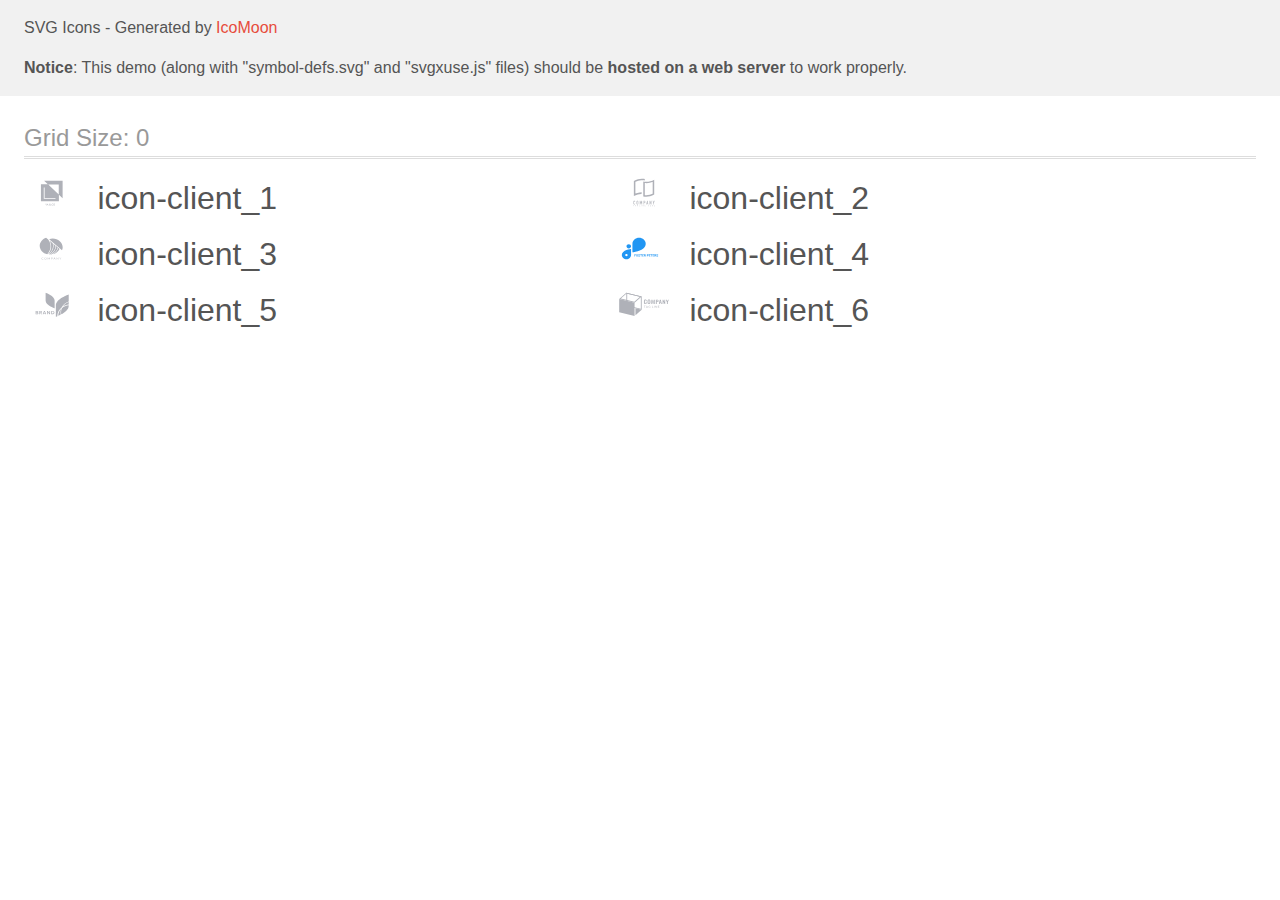
<file: images/icomoon/demo-external-svg.html>
<!doctype html>
<html>
<head>
    <title>IcoMoon - SVG Icons</title>
    <meta charset="utf-8">
    <meta name="viewport" content="width=device-width, initial-scale=1">
    <link rel="stylesheet" href="demo-files/demo.css">
    <link rel="stylesheet" href="style.css">
</head>
<body>
<header class="bgc1 clearfix">
<div class="mhl">
    <p>SVG Icons - Generated by <a href="https://icomoon.io/app">IcoMoon</a></p><p><strong>Notice</strong>: This demo (along with "symbol-defs.svg" and "svgxuse.js" files) should be <b>hosted on a web server</b> to work properly.</p>
</div>
</header>
    <div class="clearfix mhl ptl">
        <h1 class="mvm mtn fgc1">Grid Size: 0</h1>
        <div class="glyph fs1">
            <div class="clearfix pbs">
                <svg class="icon icon-client_1"><use xlink:href="symbol-defs.svg#icon-client_1"></use></svg><span class="name"> icon-client_1</span>
            </div>
        </div>
        <div class="glyph fs1">
            <div class="clearfix pbs">
                <svg class="icon icon-client_2"><use xlink:href="symbol-defs.svg#icon-client_2"></use></svg><span class="name"> icon-client_2</span>
            </div>
        </div>
        <div class="glyph fs1">
            <div class="clearfix pbs">
                <svg class="icon icon-client_3"><use xlink:href="symbol-defs.svg#icon-client_3"></use></svg><span class="name"> icon-client_3</span>
            </div>
        </div>
        <div class="glyph fs1">
            <div class="clearfix pbs">
                <svg class="icon icon-client_4"><use xlink:href="symbol-defs.svg#icon-client_4"></use></svg><span class="name"> icon-client_4</span>
            </div>
        </div>
        <div class="glyph fs1">
            <div class="clearfix pbs">
                <svg class="icon icon-client_5"><use xlink:href="symbol-defs.svg#icon-client_5"></use></svg><span class="name"> icon-client_5</span>
            </div>
        </div>
        <div class="glyph fs1">
            <div class="clearfix pbs">
                <svg class="icon icon-client_6"><use xlink:href="symbol-defs.svg#icon-client_6"></use></svg><span class="name"> icon-client_6</span>
            </div>
        </div>
  </div>
<script defer src="svgxuse.js"></script>
</body>
</html>
</file>
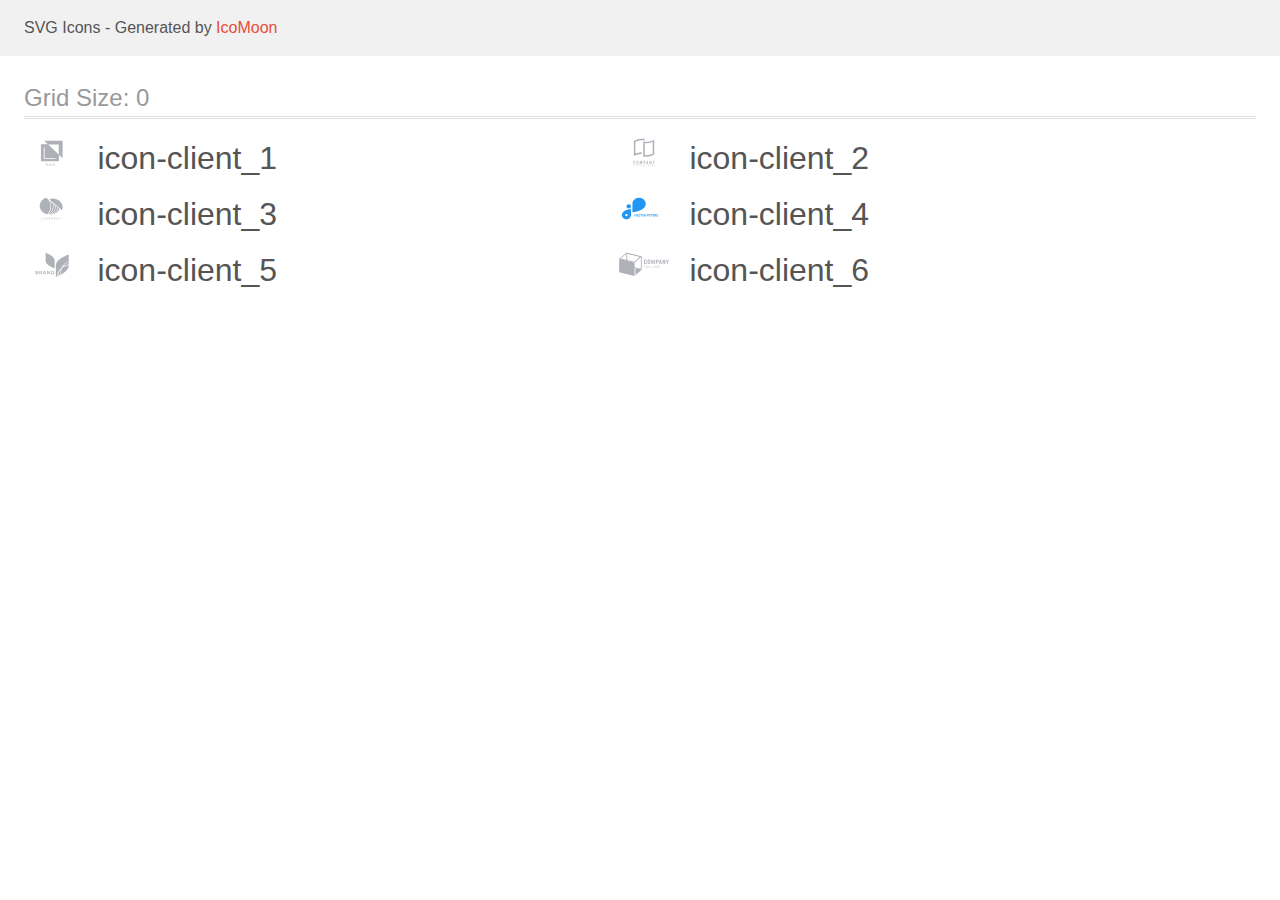
<file: images/icomoon/demo.html>
<!doctype html>
<html>
<head>
    <title>IcoMoon - SVG Icons</title>
    <meta charset="utf-8">
    <meta name="viewport" content="width=device-width, initial-scale=1">
    <link rel="stylesheet" href="demo-files/demo.css">
    <link rel="stylesheet" href="style.css">
</head>
<body>
<svg aria-hidden="true" style="position: absolute; width: 0; height: 0; overflow: hidden;" version="1.1" xmlns="http://www.w3.org/2000/svg" xmlns:xlink="http://www.w3.org/1999/xlink">
<defs>
<symbol id="icon-client_1" viewBox="0 0 57 32">
<path fill="#afb1b8" style="fill: var(--color1, #afb1b8)" d="M20.267 3.733l3.738 3.538-6.938-0.004v17.166h18.133v-6.564l3.733 3.534v-17.671h-18.667zM35.036 17.455l-10.597-10.032h10.597v10.032zM31.746 21.923h-11.81v-11.545h0.835v10.764h10.975v0.782zM22.725 26.72l-0.436 0.898-0.436-0.898h-0.366l0.637 1.198v0.698h0.331v-0.698l0.635-1.198h-0.365zM23.273 28.615l0.154-0.441h0.734l0.155 0.441h0.344l-0.717-1.896h-0.296l-0.716 1.896h0.342zM23.794 27.122l0.275 0.786h-0.549l0.275-0.786zM25.531 27.863c-0.048 0.073-0.072 0.153-0.072 0.241 0 0.16 0.056 0.29 0.168 0.389s0.263 0.148 0.451 0.148 0.349-0.051 0.484-0.152l0.107 0.126h0.367l-0.279-0.329c0.109-0.149 0.164-0.341 0.164-0.574h-0.275c0 0.128-0.026 0.243-0.079 0.348l-0.366-0.432 0.129-0.094c0.091-0.066 0.157-0.132 0.197-0.198s0.060-0.14 0.060-0.219c0-0.12-0.044-0.22-0.133-0.301s-0.201-0.122-0.339-0.122c-0.153 0-0.274 0.043-0.365 0.13s-0.135 0.203-0.135 0.352c0 0.061 0.014 0.124 0.043 0.189s0.081 0.144 0.155 0.237c-0.141 0.101-0.235 0.188-0.283 0.262zM26.386 28.282c-0.093 0.071-0.193 0.107-0.299 0.107-0.095 0-0.17-0.027-0.227-0.082s-0.085-0.126-0.085-0.214c0-0.102 0.052-0.192 0.156-0.271l0.040-0.029 0.414 0.488zM26.046 27.442c-0.089-0.11-0.134-0.202-0.134-0.275 0-0.063 0.018-0.116 0.055-0.158s0.085-0.063 0.147-0.063c0.057 0 0.105 0.018 0.142 0.053s0.056 0.077 0.056 0.126c0 0.075-0.027 0.136-0.081 0.184l-0.040 0.033-0.145 0.099zM29.132 28.472c0.13-0.114 0.205-0.272 0.224-0.474h-0.328c-0.017 0.135-0.059 0.232-0.124 0.29s-0.162 0.087-0.292 0.087c-0.142 0-0.249-0.054-0.323-0.161s-0.109-0.264-0.109-0.469v-0.168c0.002-0.202 0.041-0.355 0.117-0.46s0.188-0.158 0.331-0.158c0.123 0 0.217 0.030 0.28 0.091s0.104 0.158 0.12 0.294h0.328c-0.021-0.207-0.095-0.368-0.223-0.482s-0.296-0.171-0.505-0.171c-0.155 0-0.293 0.037-0.411 0.111s-0.209 0.179-0.272 0.315c-0.063 0.136-0.095 0.294-0.095 0.473v0.177c0.003 0.174 0.035 0.328 0.098 0.46s0.151 0.234 0.266 0.306c0.115 0.071 0.249 0.107 0.4 0.107 0.216 0 0.389-0.056 0.52-0.169zM31.068 28.206c0.064-0.141 0.096-0.304 0.096-0.49v-0.105c-0.001-0.185-0.034-0.347-0.099-0.486s-0.158-0.247-0.277-0.32c-0.119-0.075-0.256-0.112-0.41-0.112s-0.292 0.038-0.411 0.113c-0.119 0.075-0.211 0.183-0.277 0.324s-0.098 0.305-0.098 0.49v0.107c0.001 0.181 0.034 0.342 0.099 0.48s0.159 0.246 0.279 0.322c0.121 0.075 0.258 0.112 0.411 0.112 0.155 0 0.293-0.037 0.411-0.112s0.212-0.183 0.276-0.323zM30.716 27.135c0.080 0.112 0.12 0.273 0.12 0.483v0.099c0 0.214-0.040 0.376-0.119 0.487s-0.19 0.167-0.336 0.167c-0.144 0-0.257-0.057-0.339-0.171s-0.121-0.275-0.121-0.483v-0.109c0.002-0.204 0.043-0.362 0.122-0.473s0.192-0.168 0.335-0.168c0.146 0 0.258 0.056 0.337 0.168z"></path>
</symbol>
<symbol id="icon-client_2" viewBox="0 0 57 32">
<path fill="#afb1b8" style="fill: var(--color1, #afb1b8)" d="M26.727 3.165h-0.073c-0.112-0.007-0.224-0.010-0.336-0.012v0h-0.243c-0.212 0-0.428 0.005-0.642 0.016-0.016-0.001-0.032-0.001-0.049 0-1.944 0.11-3.848 0.596-5.609 1.431l-0.231 0.111v11.809l0.54-0.183c0.474-0.163 0.978-0.309 1.5-0.445 1.411-0.362 2.861-0.555 4.317-0.574v1.551c-0.193 0.001-0.38 0.007-0.568 0.016h-0.045c-1.121 0.061-2.233 0.232-3.322 0.51-1.378 0.345-2.708 0.863-3.957 1.542v-15.145c1.298-0.757 2.695-1.325 4.151-1.688 1.278-0.33 2.593-0.5 3.913-0.504h0.228c0.273 0.007 0.538 0.019 0.788 0.038 0.658 0.046 1.31 0.15 1.95 0.311v1.527c-0.621-0.145-1.253-0.24-1.889-0.285-0.013-0.001-0.026-0.002-0.039-0.003-0.132-0.011-0.263-0.022-0.386-0.022zM29.415 4.726c0.339 0.026 0.689 0.038 1.044 0.038 1.388-0.005 2.769-0.182 4.114-0.528 1.378-0.346 2.706-0.865 3.956-1.543v14.875c-1.298 0.756-2.696 1.325-4.153 1.688-1.279 0.329-2.593 0.498-3.913 0.503-1 0.008-1.997-0.11-2.968-0.35v-14.971c0.229 0.053 0.465 0.102 0.706 0.142 0.394 0.066 0.81 0.115 1.214 0.145zM36.985 4.841l-0.54 0.182c-0.497 0.167-0.997 0.316-1.5 0.449-1.465 0.377-2.971 0.57-4.483 0.575-0.352 0-0.676-0.010-0.989-0.030l-0.43-0.028v12.148l0.37 0.033c0.343 0.030 0.696 0.045 1.052 0.045 1.191-0.005 2.377-0.159 3.531-0.457 0.95-0.238 1.874-0.57 2.759-0.991l0.231-0.111v-11.813z"></path>
<path fill="#afb1b8" style="fill: var(--color1, #afb1b8)" d="M19.060 24.113c-0.078-0.080-0.171-0.144-0.274-0.186s-0.214-0.061-0.326-0.057c-0.119-0.002-0.237 0.021-0.347 0.065-0.101 0.040-0.193 0.101-0.27 0.178s-0.135 0.17-0.174 0.271c-0.042 0.107-0.063 0.22-0.062 0.335v2.023c-0.005 0.143 0.022 0.284 0.080 0.415 0.048 0.104 0.117 0.196 0.202 0.271 0.081 0.068 0.176 0.117 0.278 0.144 0.098 0.028 0.2 0.042 0.302 0.042 0.113 0.001 0.224-0.023 0.326-0.070 0.101-0.044 0.193-0.108 0.27-0.187 0.075-0.079 0.135-0.171 0.177-0.271 0.043-0.102 0.065-0.212 0.065-0.323v-0.226h-0.529v0.18c0.002 0.062-0.009 0.123-0.031 0.18-0.017 0.043-0.043 0.082-0.077 0.114-0.033 0.026-0.070 0.046-0.111 0.058-0.036 0.012-0.073 0.018-0.111 0.019-0.047 0.006-0.095-0.002-0.139-0.021s-0.081-0.049-0.11-0.088c-0.050-0.081-0.074-0.176-0.070-0.271v-1.887c-0.003-0.105 0.019-0.208 0.065-0.302 0.027-0.043 0.066-0.077 0.112-0.098s0.097-0.030 0.147-0.024c0.046-0.002 0.091 0.008 0.132 0.028s0.077 0.049 0.104 0.086c0.059 0.078 0.090 0.173 0.088 0.271v0.175h0.524v-0.206c0.001-0.121-0.021-0.241-0.065-0.354-0.039-0.106-0.099-0.203-0.177-0.285z"></path>
<path fill="#afb1b8" style="fill: var(--color1, #afb1b8)" d="M22.202 24.090c-0.169-0.142-0.381-0.221-0.602-0.222-0.108 0-0.215 0.020-0.316 0.057-0.103 0.037-0.198 0.093-0.279 0.165-0.088 0.079-0.158 0.175-0.205 0.283-0.053 0.124-0.079 0.257-0.077 0.392v1.941c-0.004 0.137 0.023 0.272 0.077 0.397 0.048 0.104 0.118 0.197 0.205 0.271 0.081 0.075 0.176 0.133 0.279 0.171 0.101 0.037 0.208 0.056 0.316 0.057s0.215-0.020 0.316-0.057c0.105-0.038 0.202-0.096 0.286-0.171 0.084-0.076 0.152-0.168 0.2-0.271 0.054-0.125 0.081-0.261 0.077-0.397v-1.941c0.003-0.135-0.024-0.268-0.077-0.392-0.047-0.107-0.115-0.203-0.2-0.283zM21.955 26.706c0.004 0.052-0.003 0.104-0.021 0.152s-0.047 0.092-0.084 0.128c-0.070 0.059-0.158 0.091-0.249 0.091s-0.179-0.032-0.249-0.091c-0.037-0.036-0.066-0.080-0.084-0.128s-0.025-0.101-0.021-0.152v-1.941c-0.004-0.052 0.003-0.104 0.021-0.152s0.047-0.092 0.084-0.128c0.070-0.059 0.158-0.091 0.249-0.091s0.179 0.032 0.249 0.091c0.037 0.036 0.066 0.080 0.084 0.128s0.025 0.101 0.021 0.152v1.941z"></path>
<path fill="#afb1b8" style="fill: var(--color1, #afb1b8)" d="M26.329 27.573v-3.674h-0.509l-0.668 1.945h-0.009l-0.673-1.945h-0.503v3.674h0.525v-2.235h0.009l0.514 1.58h0.262l0.518-1.58h0.009v2.235h0.525z"></path>
<path fill="#afb1b8" style="fill: var(--color1, #afb1b8)" d="M29.311 24.157c-0.081-0.091-0.183-0.16-0.297-0.201-0.123-0.040-0.251-0.059-0.38-0.057h-0.78v3.674h0.523v-1.435h0.27c0.163 0.007 0.326-0.027 0.472-0.1 0.119-0.066 0.218-0.163 0.287-0.281 0.061-0.098 0.101-0.206 0.12-0.32 0.021-0.138 0.030-0.278 0.028-0.418 0.005-0.176-0.012-0.353-0.051-0.525-0.035-0.127-0.101-0.243-0.193-0.338zM29.041 25.277c-0.002 0.067-0.019 0.132-0.049 0.191-0.030 0.056-0.077 0.102-0.135 0.129-0.078 0.035-0.162 0.050-0.247 0.046h-0.239v-1.249h0.27c0.081-0.004 0.162 0.012 0.236 0.046 0.054 0.031 0.097 0.079 0.123 0.136 0.029 0.065 0.044 0.134 0.046 0.205 0 0.077 0 0.159 0 0.244s0.005 0.174 0 0.252h-0.005z"></path>
<path fill="#afb1b8" style="fill: var(--color1, #afb1b8)" d="M31.791 23.899h-0.429l-0.809 3.674h0.523l0.154-0.789h0.714l0.154 0.789h0.524l-0.83-3.674zM31.308 26.283l0.258-1.332h0.009l0.256 1.332h-0.524z"></path>
<path fill="#afb1b8" style="fill: var(--color1, #afb1b8)" d="M35.173 26.112h-0.009l-0.791-2.213h-0.503v3.674h0.523v-2.209h0.011l0.8 2.209h0.492v-3.674h-0.523v2.213z"></path>
<path fill="#afb1b8" style="fill: var(--color1, #afb1b8)" d="M38.372 23.899l-0.421 1.461h-0.011l-0.421-1.461h-0.554l0.719 2.121v1.553h0.524v-1.553l0.719-2.121h-0.554z"></path>
<path fill="#afb1b8" style="fill: var(--color1, #afb1b8)" d="M17.6 28.61h0.252v0.708h0.171v-0.708h0.251v-0.145h-0.675v0.145z"></path>
<path fill="#afb1b8" style="fill: var(--color1, #afb1b8)" d="M19.721 28.465l-0.331 0.853h0.182l0.070-0.194h0.34l0.073 0.194h0.186l-0.339-0.853h-0.182zM19.694 28.981l0.116-0.316 0.116 0.316h-0.232z"></path>
<path fill="#afb1b8" style="fill: var(--color1, #afb1b8)" d="M21.818 29.004h0.197v0.11c-0.058 0.046-0.129 0.071-0.202 0.072-0.034 0.002-0.069-0.004-0.1-0.019s-0.059-0.036-0.081-0.063c-0.045-0.065-0.068-0.143-0.063-0.222 0-0.19 0.082-0.285 0.246-0.285 0.043-0.004 0.086 0.007 0.121 0.032s0.061 0.062 0.072 0.104l0.169-0.033c-0.036-0.167-0.156-0.251-0.362-0.251-0.11-0.003-0.216 0.036-0.298 0.11-0.043 0.042-0.076 0.094-0.097 0.15s-0.030 0.117-0.025 0.178c-0.005 0.117 0.034 0.231 0.109 0.32 0.042 0.043 0.092 0.077 0.148 0.098s0.116 0.031 0.176 0.027c0.134 0.004 0.263-0.045 0.362-0.136v-0.336h-0.37v0.144z"></path>
<path fill="#afb1b8" style="fill: var(--color1, #afb1b8)" d="M23.959 28.465h-0.173v0.853h0.598v-0.145h-0.425v-0.708z"></path>
<path fill="#afb1b8" style="fill: var(--color1, #afb1b8)" d="M25.769 28.465h-0.173v0.853h0.173v-0.853z"></path>
<path fill="#afb1b8" style="fill: var(--color1, #afb1b8)" d="M27.539 29.035l-0.349-0.57h-0.167v0.853h0.161v-0.557l0.343 0.557h0.171v-0.853h-0.158v0.57z"></path>
<path fill="#afb1b8" style="fill: var(--color1, #afb1b8)" d="M29.14 28.943h0.425v-0.145h-0.425v-0.187h0.457v-0.145h-0.63v0.853h0.648v-0.145h-0.475v-0.231z"></path>
<path fill="#afb1b8" style="fill: var(--color1, #afb1b8)" d="M33.020 28.802h-0.336v-0.336h-0.171v0.853h0.171v-0.373h0.336v0.373h0.171v-0.853h-0.171v0.336z"></path>
<path fill="#afb1b8" style="fill: var(--color1, #afb1b8)" d="M34.629 28.943h0.426v-0.145h-0.426v-0.187h0.459v-0.145h-0.63v0.853h0.646v-0.145h-0.475v-0.231z"></path>
<path fill="#afb1b8" style="fill: var(--color1, #afb1b8)" d="M36.812 28.943c0.148-0.023 0.224-0.102 0.224-0.237 0.004-0.036-0.001-0.073-0.016-0.106s-0.038-0.062-0.068-0.083c-0.077-0.039-0.163-0.056-0.25-0.050h-0.362v0.853h0.171v-0.357h0.034c0.037-0.002 0.073 0.004 0.107 0.019 0.025 0.015 0.046 0.037 0.061 0.062l0.186 0.271h0.205l-0.104-0.167c-0.046-0.082-0.111-0.153-0.189-0.205zM36.64 28.825h-0.127v-0.214h0.135c0.059-0.005 0.118 0.002 0.174 0.020 0.012 0.011 0.022 0.025 0.029 0.040s0.009 0.032 0.009 0.049c-0.001 0.017-0.005 0.033-0.013 0.048s-0.019 0.027-0.032 0.037c-0.056 0.017-0.115 0.024-0.174 0.020z"></path>
<path fill="#afb1b8" style="fill: var(--color1, #afb1b8)" d="M38.458 28.943h0.425v-0.145h-0.425v-0.187h0.459v-0.145h-0.631v0.853h0.648v-0.145h-0.475v-0.231z"></path>
</symbol>
<symbol id="icon-client_3" viewBox="0 0 57 32">
<path fill="#afb1b8" style="fill: var(--color1, #afb1b8)" d="M19.417 26.187c0.008 0 0.017 0.002 0.025 0.005s0.015 0.007 0.020 0.013l0.116 0.111c-0.090 0.090-0.202 0.162-0.327 0.211-0.147 0.053-0.305 0.079-0.464 0.076-0.149 0.003-0.298-0.021-0.436-0.071-0.125-0.045-0.237-0.113-0.329-0.2-0.094-0.089-0.166-0.194-0.212-0.308-0.051-0.127-0.076-0.261-0.074-0.396-0.002-0.135 0.025-0.27 0.080-0.397 0.051-0.115 0.127-0.22 0.225-0.308 0.099-0.087 0.218-0.155 0.349-0.201 0.143-0.048 0.296-0.072 0.449-0.071 0.143-0.003 0.285 0.019 0.417 0.064 0.115 0.043 0.221 0.104 0.313 0.178l-0.097 0.119c-0.007 0.008-0.015 0.016-0.025 0.021-0.011 0.007-0.025 0.010-0.039 0.009-0.015-0.001-0.030-0.005-0.042-0.013l-0.052-0.032-0.073-0.040c-0.031-0.015-0.064-0.028-0.097-0.039-0.043-0.013-0.087-0.024-0.132-0.032-0.057-0.009-0.115-0.013-0.173-0.013-0.111-0.001-0.22 0.017-0.323 0.053-0.096 0.034-0.182 0.084-0.253 0.149-0.073 0.069-0.128 0.15-0.164 0.238-0.041 0.101-0.061 0.207-0.060 0.313-0.002 0.108 0.018 0.216 0.060 0.318 0.035 0.087 0.090 0.167 0.161 0.236 0.067 0.064 0.149 0.114 0.241 0.147 0.095 0.034 0.197 0.051 0.3 0.050 0.059 0.001 0.119-0.003 0.177-0.010 0.096-0.010 0.188-0.039 0.269-0.085 0.041-0.023 0.079-0.049 0.115-0.078 0.015-0.012 0.035-0.020 0.055-0.020z"></path>
<path fill="#afb1b8" style="fill: var(--color1, #afb1b8)" d="M22.776 25.629c0.002 0.134-0.025 0.267-0.078 0.393-0.047 0.114-0.122 0.218-0.219 0.305s-0.214 0.155-0.344 0.2c-0.285 0.094-0.599 0.094-0.884 0-0.129-0.046-0.245-0.114-0.342-0.201-0.097-0.089-0.172-0.194-0.221-0.308-0.105-0.255-0.105-0.533 0-0.787 0.050-0.115 0.125-0.22 0.221-0.31 0.097-0.084 0.214-0.15 0.342-0.193 0.284-0.096 0.6-0.096 0.884 0 0.129 0.046 0.246 0.114 0.343 0.201 0.096 0.088 0.17 0.191 0.22 0.304 0.054 0.127 0.080 0.261 0.078 0.395zM22.47 25.629c0.002-0.107-0.016-0.214-0.055-0.316-0.033-0.087-0.086-0.168-0.156-0.236-0.068-0.065-0.152-0.116-0.246-0.149-0.207-0.069-0.436-0.069-0.643 0-0.094 0.033-0.178 0.084-0.246 0.149-0.071 0.068-0.125 0.149-0.157 0.236-0.074 0.206-0.074 0.426 0 0.632 0.033 0.087 0.086 0.168 0.157 0.236 0.068 0.065 0.152 0.115 0.246 0.148 0.207 0.067 0.435 0.067 0.643 0 0.094-0.033 0.177-0.083 0.246-0.148 0.070-0.069 0.123-0.149 0.156-0.236 0.039-0.102 0.058-0.209 0.055-0.316z"></path>
<path fill="#afb1b8" style="fill: var(--color1, #afb1b8)" d="M25.067 25.96l0.031 0.071c0.012-0.025 0.022-0.048 0.033-0.071 0.011-0.024 0.024-0.047 0.038-0.070l0.743-1.174c0.015-0.020 0.028-0.033 0.042-0.037 0.020-0.005 0.040-0.007 0.061-0.006h0.22v1.909h-0.26v-1.404c0-0.018 0-0.038 0-0.059-0.001-0.022-0.001-0.044 0-0.066l-0.747 1.19c-0.009 0.018-0.025 0.033-0.044 0.043s-0.041 0.016-0.064 0.016h-0.042c-0.023 0-0.045-0.005-0.064-0.016s-0.034-0.026-0.044-0.044l-0.769-1.198c0 0.023 0 0.046 0 0.068s0 0.043 0 0.061v1.404h-0.252v-1.905h0.22c0.021-0.001 0.041 0.001 0.061 0.006 0.018 0.008 0.032 0.021 0.041 0.037l0.759 1.175c0.015 0.022 0.028 0.045 0.038 0.068z"></path>
<path fill="#afb1b8" style="fill: var(--color1, #afb1b8)" d="M27.864 25.865v0.715h-0.291v-1.906h0.649c0.122-0.002 0.244 0.012 0.362 0.042 0.094 0.023 0.181 0.064 0.256 0.119 0.065 0.052 0.114 0.116 0.145 0.187 0.034 0.078 0.051 0.161 0.049 0.244 0.001 0.084-0.017 0.167-0.054 0.244-0.035 0.073-0.089 0.138-0.157 0.191-0.075 0.057-0.162 0.1-0.257 0.126-0.113 0.031-0.232 0.046-0.35 0.044l-0.352-0.005zM27.864 25.66h0.352c0.076 0.001 0.153-0.009 0.225-0.029 0.060-0.018 0.115-0.046 0.163-0.082 0.044-0.035 0.078-0.078 0.099-0.126 0.024-0.051 0.036-0.105 0.035-0.16 0.003-0.053-0.007-0.106-0.029-0.155s-0.057-0.094-0.102-0.13c-0.111-0.075-0.251-0.112-0.391-0.102h-0.352v0.786z"></path>
<path fill="#afb1b8" style="fill: var(--color1, #afb1b8)" d="M31.772 26.583h-0.23c-0.023 0.001-0.046-0.006-0.064-0.018-0.016-0.012-0.029-0.027-0.038-0.044l-0.198-0.461h-0.993l-0.205 0.461c-0.008 0.017-0.020 0.032-0.036 0.043-0.018 0.013-0.042 0.020-0.065 0.019h-0.23l0.872-1.909h0.302l0.884 1.909zM30.333 25.874h0.82l-0.346-0.777c-0.026-0.058-0.048-0.118-0.065-0.179l-0.033 0.1c-0.010 0.030-0.022 0.058-0.032 0.081l-0.343 0.776z"></path>
<path fill="#afb1b8" style="fill: var(--color1, #afb1b8)" d="M33.029 24.682c0.017 0.008 0.032 0.020 0.044 0.034l1.272 1.439c0-0.023 0-0.046 0-0.067s0-0.043 0-0.063v-1.352h0.26v1.909h-0.145c-0.021 0.001-0.041-0.003-0.060-0.011-0.018-0.009-0.034-0.021-0.047-0.035l-1.271-1.438c0.001 0.022 0.001 0.044 0 0.066 0 0.021 0 0.040 0 0.058v1.361h-0.26v-1.909h0.154c0.018-0 0.036 0.003 0.052 0.009z"></path>
<path fill="#afb1b8" style="fill: var(--color1, #afb1b8)" d="M36.748 25.823v0.758h-0.291v-0.758l-0.804-1.15h0.26c0.022-0.001 0.045 0.005 0.063 0.016 0.016 0.012 0.029 0.027 0.039 0.043l0.503 0.742c0.020 0.032 0.038 0.061 0.052 0.088s0.026 0.054 0.036 0.081l0.038-0.082c0.014-0.030 0.031-0.059 0.049-0.087l0.496-0.747c0.010-0.015 0.023-0.028 0.038-0.040 0.017-0.013 0.040-0.020 0.063-0.019h0.263l-0.806 1.155z"></path>
<path fill="#afb1b8" style="fill: var(--color1, #afb1b8)" d="M24.923 21.47c0.127 0.014 0.255 0.025 0.384 0.035 1.962-0.763 3.622-2.011 4.772-3.588s1.74-3.415 1.695-5.282l-2.162-1.879c0.44 1.988 0.234 4.043-0.594 5.935s-2.246 3.547-4.094 4.779z"></path>
<path fill="#afb1b8" style="fill: var(--color1, #afb1b8)" d="M24.151 21.383l0.058 0.010c1.975-1.228 3.481-2.942 4.323-4.921s0.981-4.133 0.399-6.181l-3.080-2.676c1.246 2.2 1.747 4.661 1.446 7.098s-1.393 4.75-3.147 6.67z"></path>
<path fill="#afb1b8" style="fill: var(--color1, #afb1b8)" d="M34.596 14.841c-0.523 2.052-1.794 3.902-3.624 5.276-0.534 0.404-1.111 0.763-1.722 1.074 1.49-0.38 2.859-1.053 4.003-1.966s2.030-2.042 2.592-3.3l-1.249-1.084z"></path>
<path fill="#afb1b8" style="fill: var(--color1, #afb1b8)" d="M34.106 14.539l-1.778-1.545c-0.034 1.762-0.61 3.483-1.669 4.986s-2.562 2.731-4.352 3.559h0.009c0.399-0 0.798-0.021 1.194-0.062 1.673-0.593 3.151-1.537 4.303-2.748s1.94-2.65 2.295-4.189z"></path>
<path fill="#afb1b8" style="fill: var(--color1, #afb1b8)" d="M24.409 6.486l-2.122-1.846c-1.897 0.637-3.528 1.756-4.68 3.212s-1.772 3.179-1.778 4.946v0c0.007 1.952 0.763 3.846 2.149 5.383s3.322 2.628 5.501 3.101c1.946-2.060 3.085-4.605 3.252-7.266s-0.647-5.299-2.323-7.53z"></path>
<path fill="#afb1b8" style="fill: var(--color1, #afb1b8)" d="M39.008 14.255c-0.008-2.316-1.070-4.535-2.955-6.173s-4.439-2.561-7.105-2.567c-1.232-0.001-2.453 0.196-3.602 0.582l12.99 11.286c0.445-0.998 0.673-2.058 0.672-3.128z"></path>
</symbol>
<symbol id="icon-client_4" viewBox="0 0 57 32">
<path fill="#2196f3" style="fill: var(--color2, #2196f3)" d="M12.878 11.255h-0.002c-1.279 0-2.316 0.921-2.316 2.058v0.001c0 1.137 1.037 2.058 2.316 2.058h0.002c1.279 0 2.316-0.921 2.316-2.058v-0.001c0-1.137-1.037-2.058-2.316-2.058z"></path>
<path fill="#2196f3" style="fill: var(--color2, #2196f3)" d="M29.971 10.597c-0.004-1.579-0.711-3.092-1.967-4.208s-2.958-1.745-4.735-1.749v0c-1.777 0.003-3.48 0.631-4.737 1.748s-1.964 2.63-1.968 4.209v8.706c0 0 13.405-1.327 13.406-8.704v-0.001z"></path>
<path fill="#2196f3" style="fill: var(--color2, #2196f3)" d="M5.867 22.16c0.003 1.098 0.496 2.151 1.369 2.928s2.058 1.215 3.294 1.218c1.236-0.003 2.42-0.441 3.294-1.218s1.366-1.829 1.37-2.927v-6.057c0 0-9.327 0.924-9.327 6.056zM10.53 23.245c-0.242 0-0.478-0.064-0.678-0.183s-0.357-0.289-0.45-0.487c-0.092-0.198-0.117-0.417-0.069-0.627s0.163-0.404 0.334-0.556c0.171-0.152 0.388-0.255 0.625-0.297s0.482-0.020 0.706 0.062c0.223 0.082 0.414 0.221 0.548 0.4s0.206 0.388 0.206 0.603c0.001 0.143-0.031 0.284-0.092 0.417s-0.151 0.252-0.264 0.353c-0.114 0.101-0.248 0.182-0.397 0.236s-0.308 0.083-0.468 0.083v-0.004z"></path>
<path fill="#2196f3" style="fill: var(--color2, #2196f3)" d="M19.956 22.647h-0.9v0.93h-0.469v-2.275h1.481v0.38h-1.013v0.588h0.9v0.378zM22.209 22.491c0 0.224-0.040 0.42-0.119 0.589s-0.193 0.299-0.341 0.391c-0.147 0.092-0.316 0.137-0.506 0.137-0.189 0-0.357-0.045-0.505-0.136s-0.262-0.22-0.344-0.387c-0.081-0.169-0.122-0.363-0.123-0.581v-0.112c0-0.224 0.040-0.421 0.12-0.591 0.081-0.171 0.195-0.302 0.342-0.392 0.148-0.092 0.317-0.137 0.506-0.137s0.358 0.046 0.505 0.137c0.148 0.091 0.262 0.221 0.342 0.392 0.081 0.17 0.122 0.366 0.122 0.589v0.102zM21.734 22.388c0-0.238-0.043-0.42-0.128-0.544s-0.207-0.186-0.366-0.186c-0.157 0-0.279 0.061-0.364 0.184-0.085 0.122-0.129 0.301-0.13 0.538v0.111c0 0.232 0.043 0.412 0.128 0.541s0.208 0.192 0.369 0.192c0.157 0 0.278-0.061 0.363-0.184 0.084-0.124 0.127-0.304 0.128-0.541v-0.111zM23.73 22.98c0-0.089-0.031-0.156-0.094-0.203-0.062-0.048-0.175-0.098-0.337-0.15-0.163-0.053-0.291-0.105-0.386-0.156-0.258-0.14-0.388-0.328-0.388-0.564 0-0.123 0.034-0.232 0.103-0.328 0.070-0.097 0.169-0.172 0.298-0.227 0.13-0.054 0.276-0.081 0.438-0.081 0.163 0 0.307 0.030 0.434 0.089 0.127 0.058 0.226 0.141 0.295 0.248 0.071 0.107 0.106 0.229 0.106 0.366h-0.469c0-0.104-0.033-0.185-0.098-0.242s-0.158-0.087-0.277-0.087c-0.115 0-0.204 0.024-0.267 0.073-0.064 0.048-0.095 0.111-0.095 0.191 0 0.074 0.037 0.136 0.111 0.186 0.075 0.050 0.185 0.097 0.33 0.141 0.267 0.080 0.461 0.18 0.583 0.298s0.183 0.267 0.183 0.444c0 0.197-0.075 0.352-0.223 0.464-0.149 0.111-0.349 0.167-0.602 0.167-0.175 0-0.334-0.032-0.478-0.095-0.144-0.065-0.254-0.153-0.33-0.264-0.075-0.111-0.112-0.241-0.112-0.388h0.47c0 0.251 0.15 0.377 0.45 0.377 0.111 0 0.198-0.022 0.261-0.067 0.063-0.046 0.094-0.109 0.094-0.191zM26.231 21.682h-0.697v1.895h-0.469v-1.895h-0.688v-0.38h1.853v0.38zM27.869 22.591h-0.9v0.609h1.056v0.377h-1.525v-2.275h1.522v0.38h-1.053v0.542h0.9v0.367zM29.142 22.744h-0.373v0.833h-0.469v-2.275h0.845c0.269 0 0.476 0.060 0.622 0.18s0.219 0.289 0.219 0.508c0 0.155-0.034 0.285-0.102 0.389-0.067 0.103-0.168 0.185-0.305 0.247l0.492 0.93v0.022h-0.503l-0.427-0.833zM28.769 22.365h0.378c0.118 0 0.209-0.030 0.273-0.089 0.065-0.060 0.097-0.143 0.097-0.248 0-0.107-0.031-0.192-0.092-0.253-0.060-0.061-0.154-0.092-0.28-0.092h-0.377v0.683zM31.609 22.775v0.802h-0.469v-2.275h0.888c0.171 0 0.321 0.031 0.45 0.094 0.13 0.063 0.23 0.152 0.3 0.267s0.105 0.245 0.105 0.392c0 0.223-0.077 0.399-0.23 0.528-0.152 0.128-0.363 0.192-0.633 0.192h-0.411zM31.609 22.396h0.419c0.124 0 0.218-0.029 0.283-0.088 0.066-0.058 0.098-0.142 0.098-0.25 0-0.111-0.033-0.202-0.098-0.27s-0.156-0.104-0.272-0.106h-0.43v0.714zM34.575 22.591h-0.9v0.609h1.056v0.377h-1.525v-2.275h1.522v0.38h-1.053v0.542h0.9v0.367zM36.75 21.682h-0.697v1.895h-0.469v-1.895h-0.688v-0.38h1.853v0.38zM38.387 22.591h-0.9v0.609h1.056v0.377h-1.525v-2.275h1.522v0.38h-1.053v0.542h0.9v0.367zM39.661 22.744h-0.373v0.833h-0.469v-2.275h0.845c0.269 0 0.476 0.060 0.622 0.18s0.219 0.289 0.219 0.508c0 0.155-0.034 0.285-0.102 0.389-0.067 0.103-0.168 0.185-0.305 0.247l0.492 0.93v0.022h-0.503l-0.427-0.833zM39.287 22.365h0.378c0.118 0 0.209-0.030 0.273-0.089 0.065-0.060 0.097-0.143 0.097-0.248 0-0.107-0.031-0.192-0.092-0.253-0.060-0.061-0.154-0.092-0.28-0.092h-0.377v0.683zM42.042 22.98c0-0.089-0.031-0.156-0.094-0.203-0.063-0.048-0.175-0.098-0.337-0.15-0.163-0.053-0.291-0.105-0.386-0.156-0.258-0.14-0.387-0.328-0.387-0.564 0-0.123 0.034-0.232 0.103-0.328 0.070-0.097 0.169-0.172 0.298-0.227s0.276-0.081 0.438-0.081c0.163 0 0.307 0.030 0.434 0.089 0.127 0.058 0.225 0.141 0.295 0.248s0.106 0.229 0.106 0.366h-0.469c0-0.104-0.033-0.185-0.098-0.242s-0.158-0.087-0.277-0.087c-0.115 0-0.204 0.024-0.267 0.073-0.064 0.048-0.095 0.111-0.095 0.191 0 0.074 0.037 0.136 0.111 0.186 0.075 0.050 0.185 0.097 0.33 0.141 0.267 0.080 0.461 0.18 0.583 0.298s0.183 0.267 0.183 0.444c0 0.197-0.075 0.352-0.223 0.464-0.149 0.111-0.349 0.167-0.602 0.167-0.175 0-0.334-0.032-0.478-0.095-0.144-0.065-0.254-0.153-0.33-0.264s-0.113-0.241-0.113-0.388h0.47c0 0.251 0.15 0.377 0.45 0.377 0.111 0 0.198-0.022 0.261-0.067 0.063-0.046 0.094-0.109 0.094-0.191z"></path>
</symbol>
<symbol id="icon-client_5" viewBox="0 0 57 32">
<path fill="#afb1b8" style="fill: var(--color1, #afb1b8)" d="M14.27 23.859c0.13 0.147 0.199 0.332 0.196 0.521 0.007 0.123-0.017 0.247-0.070 0.361s-0.132 0.216-0.233 0.297c-0.252 0.175-0.565 0.26-0.881 0.24h-1.549v-3.302h1.517c0.299-0.018 0.596 0.059 0.84 0.219 0.098 0.075 0.176 0.17 0.227 0.277s0.074 0.224 0.068 0.341c0.009 0.182-0.054 0.361-0.176 0.505-0.118 0.131-0.28 0.222-0.462 0.258 0.205 0.034 0.391 0.134 0.523 0.282zM12.454 23.36h0.648c0.147 0.010 0.294-0.029 0.412-0.11 0.049-0.040 0.087-0.090 0.111-0.146s0.034-0.116 0.028-0.176c0.005-0.060-0.005-0.12-0.029-0.175s-0.061-0.106-0.108-0.147c-0.122-0.083-0.273-0.123-0.425-0.111h-0.638v0.866zM13.578 24.627c0.052-0.041 0.093-0.093 0.12-0.151s0.038-0.121 0.034-0.184c0.004-0.064-0.008-0.127-0.035-0.186s-0.069-0.111-0.121-0.153c-0.127-0.086-0.283-0.128-0.44-0.119h-0.68v0.908h0.689c0.155 0.008 0.309-0.032 0.435-0.114z"></path>
<path fill="#afb1b8" style="fill: var(--color1, #afb1b8)" d="M17.371 25.278l-0.844-1.291h-0.317v1.291h-0.726v-3.302h1.374c0.346-0.022 0.689 0.078 0.957 0.281 0.192 0.179 0.308 0.415 0.327 0.666s-0.061 0.499-0.224 0.7c-0.17 0.178-0.401 0.296-0.655 0.336l0.898 1.32h-0.789zM16.21 23.538h0.594c0.412 0 0.618-0.167 0.618-0.5 0.004-0.068-0.007-0.136-0.033-0.2s-0.066-0.122-0.118-0.171c-0.13-0.099-0.298-0.147-0.467-0.134h-0.601l0.007 1.005z"></path>
<path fill="#afb1b8" style="fill: var(--color1, #afb1b8)" d="M21.339 24.614h-1.446l-0.255 0.665h-0.761l1.328-3.265h0.823l1.323 3.265h-0.761l-0.25-0.665zM21.145 24.114l-0.529-1.394-0.529 1.394h1.057z"></path>
<path fill="#afb1b8" style="fill: var(--color1, #afb1b8)" d="M26.305 25.278h-0.721l-1.616-2.245v2.245h-0.719v-3.302h0.719l1.616 2.258v-2.258h0.721v3.302z"></path>
<path fill="#afb1b8" style="fill: var(--color1, #afb1b8)" d="M30.417 24.488c-0.149 0.249-0.376 0.452-0.652 0.582-0.314 0.145-0.662 0.217-1.013 0.208h-1.283v-3.302h1.283c0.351-0.008 0.698 0.061 1.013 0.203 0.276 0.127 0.503 0.328 0.652 0.576 0.148 0.269 0.226 0.565 0.226 0.866s-0.077 0.598-0.226 0.866zM29.593 24.409c0.206-0.219 0.319-0.499 0.319-0.788s-0.113-0.569-0.319-0.788c-0.249-0.199-0.573-0.3-0.902-0.281h-0.5v2.137h0.5c0.329 0.019 0.654-0.082 0.902-0.281z"></path>
<path fill="#afb1b8" style="fill: var(--color1, #afb1b8)" d="M21.79 3.609c0 0 9.301 3.215 9.103 7.867v7.869c0 0-9.294-3.217-9.1-7.869l-0.004-7.867z"></path>
<path fill="#afb1b8" style="fill: var(--color1, #afb1b8)" d="M39.179 17.503c1.757-1.107 3.788-1.792 5.909-1.994v-2.463c-2.444 0.862-4.517 2.426-5.909 4.457z"></path>
<path fill="#afb1b8" style="fill: var(--color1, #afb1b8)" d="M38.124 18.245c1.438-2.651 3.93-4.696 6.964-5.715v-7.098c0 0-13.245 4.58-12.965 11.205v11.203c0 0 0.59-0.205 1.519-0.589 0-0.358 0-0.719 0.042-1.082 0.274-3.076 1.871-5.926 4.44-7.924z"></path>
<path fill="#afb1b8" style="fill: var(--color1, #afb1b8)" d="M36.864 22.407c0.070-0.777 0.225-1.546 0.463-2.294-1.599 1.725-2.568 3.866-2.77 6.122-0.019 0.213-0.030 0.426-0.035 0.645 0.752-0.331 1.628-0.744 2.548-1.229-0.235-1.067-0.304-2.159-0.206-3.244z"></path>
<path fill="#afb1b8" style="fill: var(--color1, #afb1b8)" d="M37.391 22.447c-0.088 0.982-0.033 1.969 0.164 2.938 3.619-1.983 7.685-5.046 7.528-8.748v-0.323c-2.585 0.265-5.004 1.3-6.885 2.946-0.44 1.020-0.712 2.094-0.807 3.188z"></path>
</symbol>
<symbol id="icon-client_6" viewBox="0 0 57 32">
<path fill="#afb1b8" style="fill: var(--color1, #afb1b8)" d="M28.493 14.618c-0.236-0.315-0.349-0.686-0.323-1.061v-1.538c0-0.471 0.107-0.83 0.321-1.075s0.581-0.367 1.102-0.366c0.489 0 0.836 0.104 1.042 0.313 0.224 0.266 0.333 0.592 0.308 0.92v0.361h-0.875v-0.366c0.003-0.12-0.005-0.24-0.025-0.358-0.013-0.081-0.057-0.156-0.125-0.213-0.090-0.061-0.203-0.091-0.317-0.083-0.12-0.008-0.239 0.024-0.333 0.088-0.076 0.063-0.127 0.145-0.145 0.235-0.025 0.126-0.037 0.253-0.034 0.38v1.866c-0.014 0.18 0.025 0.36 0.112 0.524 0.044 0.055 0.104 0.099 0.175 0.127s0.149 0.038 0.226 0.029c0.112 0.008 0.223-0.022 0.31-0.084 0.071-0.061 0.117-0.141 0.13-0.227 0.020-0.124 0.030-0.249 0.027-0.374v-0.379h0.875v0.346c0.025 0.342-0.082 0.682-0.303 0.967-0.201 0.228-0.544 0.343-1.047 0.343s-0.884-0.122-1.1-0.375z"></path>
<path fill="#afb1b8" style="fill: var(--color1, #afb1b8)" d="M32.137 14.633c-0.221-0.239-0.332-0.588-0.332-1.050v-1.617c0-0.457 0.11-0.802 0.332-1.037s0.591-0.351 1.109-0.35c0.515 0 0.882 0.117 1.103 0.35 0.221 0.235 0.333 0.58 0.333 1.037v1.617c0 0.457-0.112 0.807-0.337 1.048s-0.591 0.361-1.1 0.361c-0.509 0-0.886-0.122-1.109-0.36zM33.654 14.245c0.079-0.15 0.115-0.314 0.105-0.479v-1.98c0.010-0.161-0.025-0.322-0.103-0.469-0.044-0.057-0.106-0.101-0.179-0.129s-0.152-0.037-0.231-0.027c-0.079-0.009-0.159 0-0.231 0.028s-0.135 0.072-0.18 0.129c-0.080 0.146-0.116 0.308-0.105 0.469v1.99c-0.011 0.165 0.025 0.329 0.105 0.479 0.051 0.050 0.114 0.091 0.185 0.119s0.147 0.042 0.225 0.042c0.078 0 0.154-0.014 0.225-0.042s0.134-0.068 0.185-0.119v-0.009z"></path>
<path fill="#afb1b8" style="fill: var(--color1, #afb1b8)" d="M35.735 10.626h0.942l0.708 2.984 0.725-2.984h0.917l0.092 4.308h-0.678l-0.072-2.994-0.699 2.994h-0.544l-0.725-3.005-0.067 3.005h-0.685l0.085-4.308z"></path>
<path fill="#afb1b8" style="fill: var(--color1, #afb1b8)" d="M40.176 10.626h1.468c0.846 0 1.268 0.408 1.268 1.223 0 0.781-0.445 1.171-1.335 1.17h-0.5v1.915h-0.906l0.005-4.308zM41.43 12.467c0.090 0.010 0.18 0.003 0.266-0.021s0.165-0.063 0.232-0.115c0.104-0.146 0.15-0.316 0.13-0.486 0.005-0.131-0.010-0.263-0.044-0.391-0.013-0.043-0.036-0.083-0.067-0.118s-0.070-0.065-0.114-0.087c-0.126-0.052-0.265-0.076-0.404-0.069h-0.352v1.287h0.352z"></path>
<path fill="#afb1b8" style="fill: var(--color1, #afb1b8)" d="M44.218 10.626h0.973l0.998 4.308h-0.844l-0.197-0.993h-0.868l-0.203 0.993h-0.857l0.998-4.308zM45.050 13.441l-0.339-1.808-0.339 1.808h0.678z"></path>
<path fill="#afb1b8" style="fill: var(--color1, #afb1b8)" d="M46.996 10.626h0.634l1.214 2.457v-2.457h0.752v4.308h-0.603l-1.221-2.565v2.565h-0.777l0.002-4.308z"></path>
<path fill="#afb1b8" style="fill: var(--color1, #afb1b8)" d="M51.357 13.291l-1.009-2.659h0.85l0.616 1.708 0.578-1.708h0.832l-0.997 2.659v1.642h-0.87v-1.642z"></path>
<path fill="#afb1b8" style="fill: var(--color1, #afb1b8)" d="M29.892 16.817v0.225h-0.739v1.75h-0.31v-1.75h-0.743v-0.225h1.792z"></path>
<path fill="#afb1b8" style="fill: var(--color1, #afb1b8)" d="M32.209 18.793h-0.239c-0.024 0.001-0.048-0.005-0.067-0.019-0.018-0.011-0.032-0.027-0.040-0.045l-0.214-0.469h-1.026l-0.214 0.469c-0.006 0.020-0.017 0.038-0.033 0.053-0.019 0.013-0.043 0.020-0.067 0.019h-0.239l0.906-1.976h0.315l0.917 1.968zM30.709 18.059h0.855l-0.362-0.804c-0.027-0.061-0.049-0.123-0.067-0.186-0.013 0.038-0.024 0.073-0.034 0.105l-0.033 0.083-0.359 0.802z"></path>
<path fill="#afb1b8" style="fill: var(--color1, #afb1b8)" d="M33.771 18.599c0.057 0.003 0.114 0.003 0.17 0 0.049-0.004 0.097-0.012 0.145-0.023 0.044-0.009 0.088-0.021 0.13-0.036 0.040-0.014 0.080-0.031 0.121-0.048v-0.444h-0.362c-0.009 0-0.018-0.001-0.026-0.003s-0.016-0.007-0.023-0.012c-0.006-0.004-0.011-0.010-0.014-0.016s-0.005-0.013-0.004-0.020v-0.152h0.703v0.757c-0.057 0.035-0.118 0.067-0.181 0.094-0.065 0.028-0.132 0.050-0.201 0.067-0.074 0.019-0.15 0.032-0.227 0.041-0.088 0.008-0.176 0.013-0.264 0.012-0.156 0.001-0.311-0.024-0.457-0.073-0.136-0.047-0.259-0.117-0.362-0.206-0.101-0.090-0.18-0.196-0.234-0.313-0.057-0.131-0.085-0.27-0.083-0.41-0.002-0.141 0.026-0.281 0.082-0.413 0.052-0.117 0.132-0.224 0.234-0.313 0.103-0.089 0.227-0.159 0.362-0.205 0.155-0.050 0.32-0.075 0.486-0.074 0.084-0 0.169 0.006 0.252 0.017 0.074 0.010 0.146 0.027 0.216 0.050 0.063 0.021 0.124 0.047 0.181 0.078 0.056 0.031 0.108 0.065 0.158 0.103l-0.087 0.122c-0.007 0.011-0.017 0.021-0.029 0.027s-0.027 0.010-0.041 0.010c-0.020-0.001-0.040-0.006-0.056-0.016-0.027-0.013-0.056-0.028-0.089-0.047-0.038-0.021-0.079-0.039-0.121-0.053-0.054-0.019-0.11-0.033-0.167-0.044-0.076-0.012-0.153-0.018-0.23-0.017-0.12-0.001-0.238 0.017-0.35 0.055-0.101 0.035-0.192 0.088-0.266 0.156-0.075 0.071-0.132 0.155-0.169 0.246-0.081 0.214-0.081 0.445 0 0.659 0.040 0.093 0.101 0.178 0.181 0.249 0.074 0.068 0.164 0.121 0.265 0.156 0.115 0.034 0.237 0.047 0.359 0.039z"></path>
<path fill="#afb1b8" style="fill: var(--color1, #afb1b8)" d="M36.659 18.567h0.989v0.225h-1.292v-1.976h0.31l-0.007 1.75z"></path>
<path fill="#afb1b8" style="fill: var(--color1, #afb1b8)" d="M38.678 18.792h-0.31v-1.976h0.31v1.976z"></path>
<path fill="#afb1b8" style="fill: var(--color1, #afb1b8)" d="M39.83 16.826c0.018 0.009 0.034 0.021 0.047 0.036l1.324 1.489c-0.002-0.023-0.002-0.047 0-0.070 0-0.022 0-0.044 0-0.064v-1.408h0.27v1.984h-0.156c-0.023 0.002-0.046-0.002-0.067-0.011-0.019-0.010-0.035-0.023-0.049-0.038l-1.323-1.488c0 0.023 0 0.045 0 0.067s0 0.042 0 0.061v1.408h-0.259v-1.976h0.161c0.017 0 0.035 0.003 0.051 0.009z"></path>
<path fill="#afb1b8" style="fill: var(--color1, #afb1b8)" d="M43.753 16.817v0.217h-1.098v0.652h0.89v0.21h-0.89v0.674h1.098v0.217h-1.417v-1.971h1.417z"></path>
<path fill="#afb1b8" style="fill: var(--color1, #afb1b8)" d="M11.286 4.616l13.757 3.372v11.818l-13.757-3.371v-11.819zM10.404 3.609v13.401l15.52 3.806v-13.399l-15.52-3.807z"></path>
<path fill="#afb1b8" style="fill: var(--color1, #afb1b8)" d="M18.722 27.036l-15.522-3.809v-13.399l15.522 3.807v13.401z"></path>
<path fill="#afb1b8" style="fill: var(--color1, #afb1b8)" d="M10.661 4.465l13.578 3.33-5.774 4.987-13.58-3.332 5.776-4.985zM10.404 3.609l-7.204 6.219 15.522 3.807 7.202-6.219-15.52-3.807z"></path>
<path fill="#afb1b8" style="fill: var(--color1, #afb1b8)" d="M19.595 26.282l6.329-5.465-6.329-1.553v7.018z"></path>
</symbol>
</defs>
</svg>

<header class="bgc1 clearfix">
<div class="mhl">
    <p>SVG Icons - Generated by <a href="https://icomoon.io/app">IcoMoon</a></p>
</div>
</header>
    <div class="clearfix mhl ptl">
        <h1 class="mvm mtn fgc1">Grid Size: 0</h1>
        <div class="glyph fs1">
            <div class="clearfix pbs">
                <svg class="icon icon-client_1"><use xlink:href="#icon-client_1"></use></svg><span class="name"> icon-client_1</span>
            </div>
        </div>
        <div class="glyph fs1">
            <div class="clearfix pbs">
                <svg class="icon icon-client_2"><use xlink:href="#icon-client_2"></use></svg><span class="name"> icon-client_2</span>
            </div>
        </div>
        <div class="glyph fs1">
            <div class="clearfix pbs">
                <svg class="icon icon-client_3"><use xlink:href="#icon-client_3"></use></svg><span class="name"> icon-client_3</span>
            </div>
        </div>
        <div class="glyph fs1">
            <div class="clearfix pbs">
                <svg class="icon icon-client_4"><use xlink:href="#icon-client_4"></use></svg><span class="name"> icon-client_4</span>
            </div>
        </div>
        <div class="glyph fs1">
            <div class="clearfix pbs">
                <svg class="icon icon-client_5"><use xlink:href="#icon-client_5"></use></svg><span class="name"> icon-client_5</span>
            </div>
        </div>
        <div class="glyph fs1">
            <div class="clearfix pbs">
                <svg class="icon icon-client_6"><use xlink:href="#icon-client_6"></use></svg><span class="name"> icon-client_6</span>
            </div>
        </div>
  </div>
<script defer src="svgxuse.js"></script>
</body>
</html>
</file>
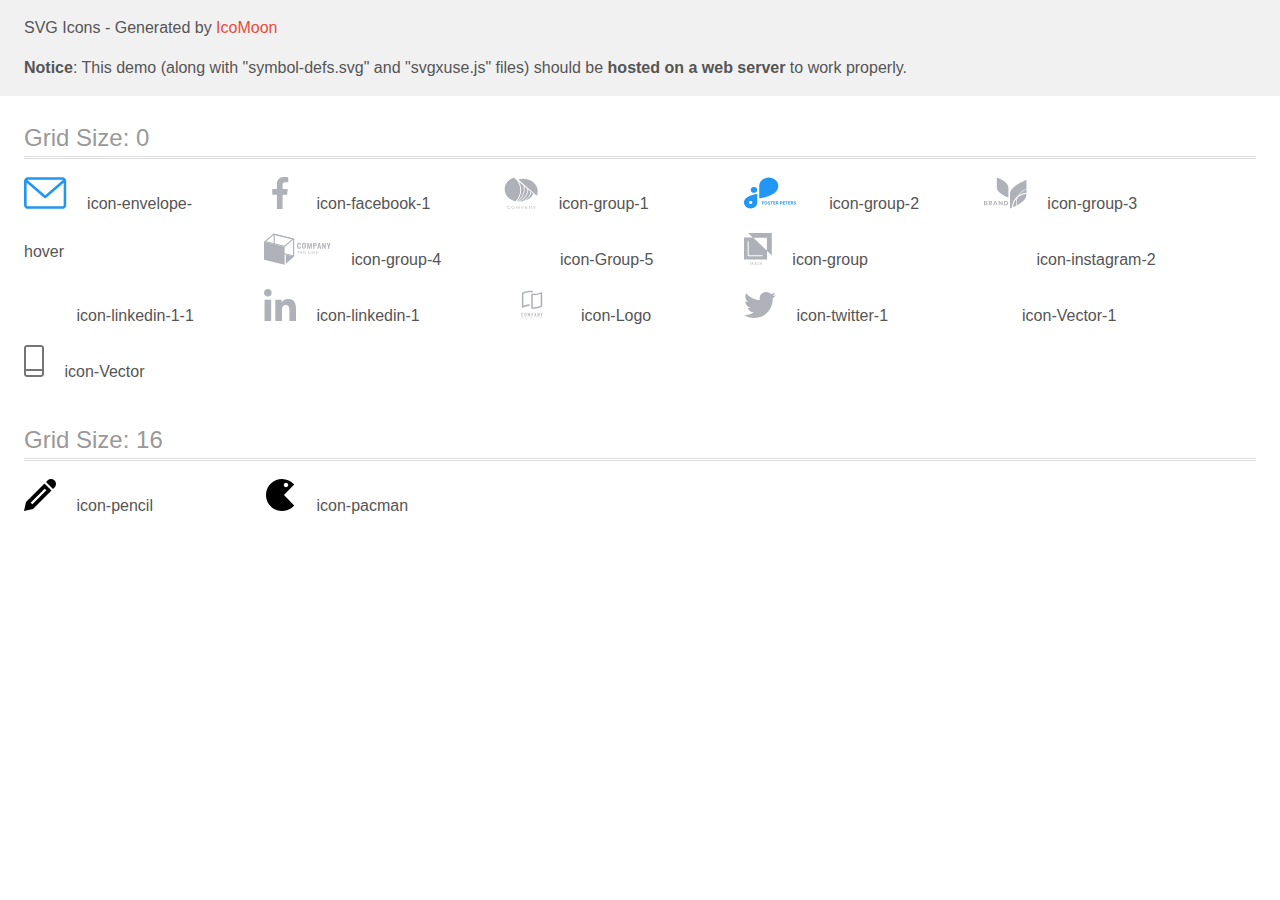
<file: images/temp/demo-external-svg.html>
<!doctype html>
<html>
<head>
    <title>IcoMoon - SVG Icons</title>
    <meta charset="utf-8">
    <meta name="viewport" content="width=device-width, initial-scale=1">
    <link rel="stylesheet" href="demo-files/demo.css">
    <link rel="stylesheet" href="style.css">
</head>
<body>
<header class="bgc1 clearfix">
<div class="mhl">
    <p>SVG Icons - Generated by <a href="https://icomoon.io/app">IcoMoon</a></p><p><strong>Notice</strong>: This demo (along with "symbol-defs.svg" and "svgxuse.js" files) should be <b>hosted on a web server</b> to work properly.</p>
</div>
</header>
    <div class="clearfix mhl ptl">
        <h1 class="mvm mtn fgc1">Grid Size: 0</h1>
        <div class="glyph fs1">
            <div class="clearfix pbs">
                <svg class="icon icon-envelope-hover"><use xlink:href="symbol-defs.svg#icon-envelope-hover"></use></svg><span class="name"> icon-envelope-hover</span>
            </div>
        </div>
        <div class="glyph fs1">
            <div class="clearfix pbs">
                <svg class="icon icon-facebook-1"><use xlink:href="symbol-defs.svg#icon-facebook-1"></use></svg><span class="name"> icon-facebook-1</span>
            </div>
        </div>
        <div class="glyph fs1">
            <div class="clearfix pbs">
                <svg class="icon icon-group-1"><use xlink:href="symbol-defs.svg#icon-group-1"></use></svg><span class="name"> icon-group-1</span>
            </div>
        </div>
        <div class="glyph fs1">
            <div class="clearfix pbs">
                <svg class="icon icon-group-2"><use xlink:href="symbol-defs.svg#icon-group-2"></use></svg><span class="name"> icon-group-2</span>
            </div>
        </div>
        <div class="glyph fs1">
            <div class="clearfix pbs">
                <svg class="icon icon-group-3"><use xlink:href="symbol-defs.svg#icon-group-3"></use></svg><span class="name"> icon-group-3</span>
            </div>
        </div>
        <div class="glyph fs1">
            <div class="clearfix pbs">
                <svg class="icon icon-group-4"><use xlink:href="symbol-defs.svg#icon-group-4"></use></svg><span class="name"> icon-group-4</span>
            </div>
        </div>
        <div class="glyph fs1">
            <div class="clearfix pbs">
                <svg class="icon icon-Group-5"><use xlink:href="symbol-defs.svg#icon-Group-5"></use></svg><span class="name"> icon-Group-5</span>
            </div>
        </div>
        <div class="glyph fs1">
            <div class="clearfix pbs">
                <svg class="icon icon-group"><use xlink:href="symbol-defs.svg#icon-group"></use></svg><span class="name"> icon-group</span>
            </div>
        </div>
        <div class="glyph fs1">
            <div class="clearfix pbs">
                <svg class="icon icon-instagram-2"><use xlink:href="symbol-defs.svg#icon-instagram-2"></use></svg><span class="name"> icon-instagram-2</span>
            </div>
        </div>
        <div class="glyph fs1">
            <div class="clearfix pbs">
                <svg class="icon icon-linkedin-1-1"><use xlink:href="symbol-defs.svg#icon-linkedin-1-1"></use></svg><span class="name"> icon-linkedin-1-1</span>
            </div>
        </div>
        <div class="glyph fs1">
            <div class="clearfix pbs">
                <svg class="icon icon-linkedin-1"><use xlink:href="symbol-defs.svg#icon-linkedin-1"></use></svg><span class="name"> icon-linkedin-1</span>
            </div>
        </div>
        <div class="glyph fs1">
            <div class="clearfix pbs">
                <svg class="icon icon-Logo"><use xlink:href="symbol-defs.svg#icon-Logo"></use></svg><span class="name"> icon-Logo</span>
            </div>
        </div>
        <div class="glyph fs1">
            <div class="clearfix pbs">
                <svg class="icon icon-twitter-1"><use xlink:href="symbol-defs.svg#icon-twitter-1"></use></svg><span class="name"> icon-twitter-1</span>
            </div>
        </div>
        <div class="glyph fs1">
            <div class="clearfix pbs">
                <svg class="icon icon-Vector-1"><use xlink:href="symbol-defs.svg#icon-Vector-1"></use></svg><span class="name"> icon-Vector-1</span>
            </div>
        </div>
        <div class="glyph fs1">
            <div class="clearfix pbs">
                <svg class="icon icon-Vector"><use xlink:href="symbol-defs.svg#icon-Vector"></use></svg><span class="name"> icon-Vector</span>
            </div>
        </div>
  </div>
    <div class="clearfix mhl ptl">
        <h1 class="mvm mtn fgc1">Grid Size: 16</h1>
        <div class="glyph fs2">
            <div class="clearfix pbs">
                <svg class="icon icon-pencil"><use xlink:href="symbol-defs.svg#icon-pencil"></use></svg><span class="name"> icon-pencil</span>
            </div>
        </div>
        <div class="glyph fs2">
            <div class="clearfix pbs">
                <svg class="icon icon-pacman"><use xlink:href="symbol-defs.svg#icon-pacman"></use></svg><span class="name"> icon-pacman</span>
            </div>
        </div>
  </div>
<script defer src="svgxuse.js"></script>
</body>
</html>
</file>
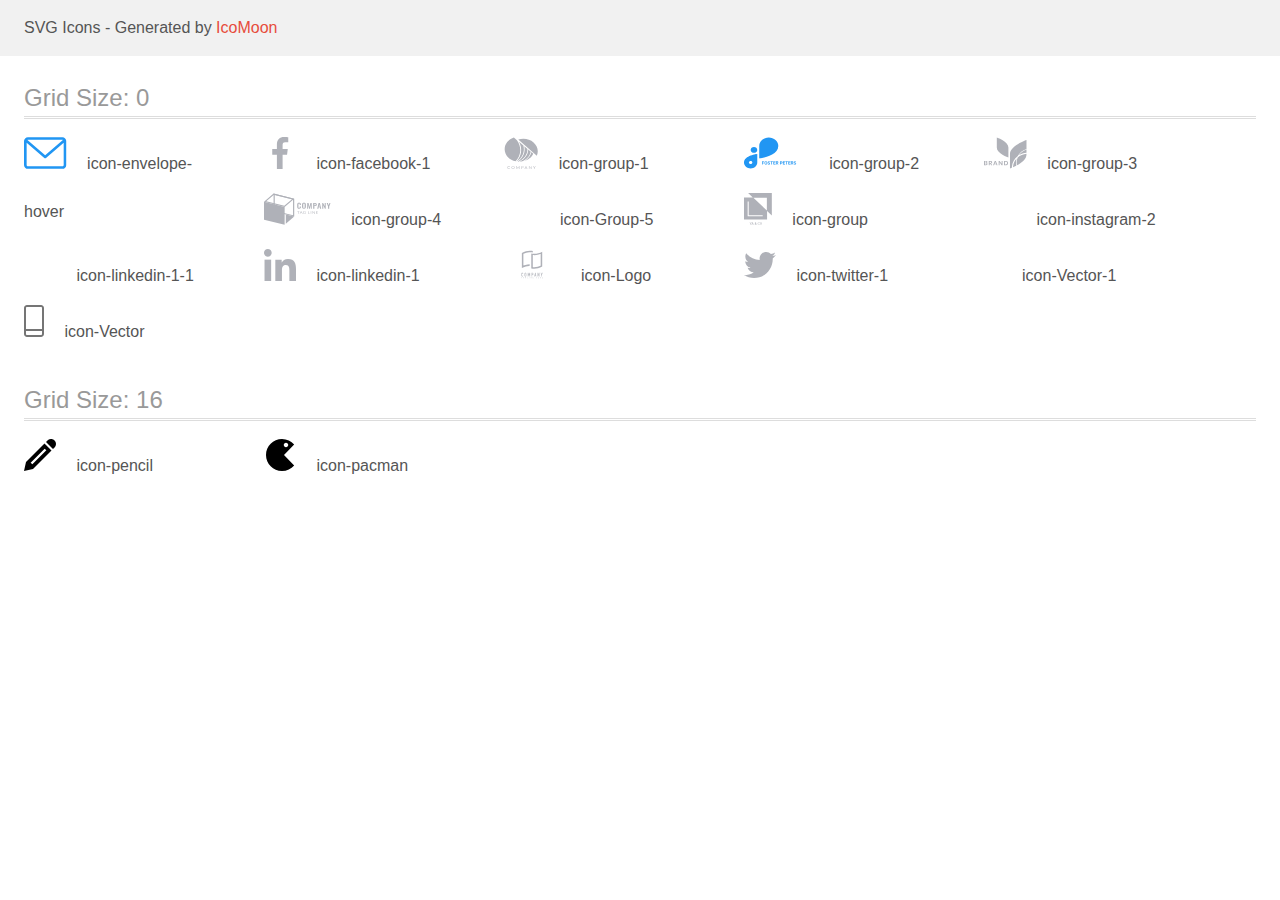
<file: images/temp/demo.html>
<!doctype html>
<html>
<head>
    <title>IcoMoon - SVG Icons</title>
    <meta charset="utf-8">
    <meta name="viewport" content="width=device-width, initial-scale=1">
    <link rel="stylesheet" href="demo-files/demo.css">
    <link rel="stylesheet" href="style.css">
</head>
<body>
<svg aria-hidden="true" style="position: absolute; width: 0; height: 0; overflow: hidden;" version="1.1" xmlns="http://www.w3.org/2000/svg" xmlns:xlink="http://www.w3.org/1999/xlink">
<defs>
<symbol id="icon-envelope-hover" viewBox="0 0 43 32">
<path fill="#2196f3" style="fill: var(--color1, #2196f3)" d="M38.667 0h-34.667c-2.206 0-4 1.794-4 4v24c0 2.206 1.794 4 4 4h34.667c2.206 0 4-1.794 4-4v-24c0-2.206-1.794-4-4-4zM38.667 2.667c0.181 0 0.353 0.038 0.511 0.103l-17.844 15.466-17.844-15.466c0.158-0.066 0.33-0.103 0.511-0.103h34.667zM38.667 29.333h-34.667c-0.736 0-1.333-0.598-1.333-1.333v-22.413l17.793 15.421c0.251 0.217 0.563 0.326 0.874 0.326s0.622-0.108 0.874-0.326l17.793-15.421v22.413c0 0.736-0.598 1.333-1.333 1.333z"></path>
</symbol>
<symbol id="icon-facebook-1" viewBox="0 0 32 32">
<path fill="#afb1b8" style="fill: var(--color2, #afb1b8)" d="M21.329 5.313h2.921v-5.088c-0.504-0.069-2.237-0.225-4.256-0.225-4.212 0-7.097 2.649-7.097 7.519v4.481h-4.648v5.688h4.648v14.312h5.699v-14.311h4.46l0.708-5.688h-5.169v-3.919c0.001-1.644 0.444-2.769 2.735-2.769z"></path>
</symbol>
<symbol id="icon-group-1" viewBox="0 0 34 32">
<path fill="#afb1b8" style="fill: var(--color2, #afb1b8)" d="M5.643 31.315c0.012 0 0.024 0.003 0.035 0.007s0.021 0.011 0.029 0.018l0.166 0.159c-0.129 0.129-0.288 0.231-0.467 0.302-0.21 0.076-0.435 0.113-0.663 0.108-0.213 0.004-0.426-0.031-0.623-0.101-0.178-0.065-0.338-0.162-0.469-0.285-0.134-0.128-0.237-0.278-0.303-0.44-0.073-0.182-0.108-0.373-0.106-0.565-0.003-0.193 0.036-0.386 0.114-0.567 0.073-0.164 0.182-0.314 0.322-0.44 0.142-0.124 0.312-0.222 0.499-0.287 0.205-0.069 0.422-0.103 0.642-0.101 0.204-0.004 0.407 0.027 0.596 0.092 0.165 0.062 0.316 0.148 0.447 0.255l-0.139 0.17c-0.010 0.012-0.022 0.022-0.035 0.031-0.016 0.010-0.036 0.014-0.056 0.013-0.022-0.001-0.042-0.008-0.060-0.018l-0.075-0.045-0.104-0.058c-0.045-0.021-0.091-0.040-0.139-0.056-0.062-0.019-0.125-0.034-0.189-0.045-0.082-0.013-0.164-0.019-0.247-0.018-0.158-0.002-0.315 0.024-0.461 0.076-0.136 0.048-0.26 0.121-0.361 0.213-0.104 0.098-0.183 0.214-0.235 0.339-0.058 0.144-0.087 0.295-0.085 0.448-0.002 0.155 0.026 0.309 0.085 0.455 0.051 0.125 0.129 0.239 0.231 0.338 0.095 0.092 0.213 0.163 0.345 0.209 0.136 0.049 0.281 0.073 0.428 0.072 0.085 0.001 0.17-0.004 0.253-0.014 0.137-0.015 0.268-0.056 0.384-0.121 0.058-0.033 0.113-0.071 0.164-0.112 0.021-0.018 0.049-0.028 0.079-0.029z"></path>
<path fill="#afb1b8" style="fill: var(--color2, #afb1b8)" d="M10.441 30.517c0.003 0.192-0.035 0.382-0.112 0.561-0.068 0.163-0.174 0.311-0.313 0.436s-0.306 0.222-0.491 0.286c-0.407 0.135-0.856 0.135-1.263 0-0.184-0.065-0.35-0.163-0.488-0.287-0.138-0.127-0.246-0.276-0.316-0.44-0.15-0.364-0.15-0.761 0-1.125 0.071-0.164 0.178-0.314 0.316-0.442 0.139-0.12 0.305-0.214 0.488-0.276 0.406-0.137 0.857-0.137 1.263 0 0.185 0.065 0.351 0.163 0.49 0.287 0.137 0.125 0.243 0.273 0.314 0.435 0.077 0.181 0.115 0.372 0.112 0.565zM10.005 30.517c0.003-0.153-0.023-0.306-0.079-0.451-0.047-0.125-0.122-0.239-0.222-0.338-0.097-0.093-0.217-0.166-0.351-0.213-0.296-0.099-0.623-0.099-0.918 0-0.134 0.047-0.254 0.12-0.351 0.213-0.101 0.097-0.178 0.212-0.224 0.338-0.106 0.294-0.106 0.609 0 0.903 0.047 0.125 0.123 0.24 0.224 0.338 0.098 0.092 0.217 0.164 0.351 0.211 0.296 0.096 0.622 0.096 0.918 0 0.134-0.047 0.254-0.119 0.351-0.211 0.1-0.098 0.175-0.213 0.222-0.338 0.056-0.145 0.082-0.298 0.079-0.451z"></path>
<path fill="#afb1b8" style="fill: var(--color2, #afb1b8)" d="M13.715 30.99l0.044 0.101c0.017-0.036 0.031-0.069 0.048-0.101 0.016-0.034 0.034-0.067 0.054-0.099l1.062-1.677c0.021-0.029 0.039-0.047 0.060-0.052 0.028-0.007 0.058-0.011 0.087-0.009h0.314v2.727h-0.372v-2.005c0-0.025 0-0.054 0-0.085-0.002-0.031-0.002-0.063 0-0.094l-1.068 1.7c-0.014 0.025-0.035 0.047-0.063 0.062s-0.059 0.023-0.091 0.023h-0.060c-0.032 0-0.064-0.007-0.091-0.022s-0.049-0.037-0.062-0.062l-1.099-1.711c0 0.032 0 0.065 0 0.097s0 0.061 0 0.087v2.005h-0.359v-2.722h0.314c0.030-0.002 0.059 0.002 0.087 0.009 0.026 0.011 0.046 0.030 0.058 0.052l1.084 1.678c0.021 0.031 0.039 0.064 0.054 0.097z"></path>
<path fill="#afb1b8" style="fill: var(--color2, #afb1b8)" d="M17.71 30.855v1.021h-0.415v-2.723h0.926c0.175-0.003 0.349 0.017 0.517 0.059 0.134 0.033 0.259 0.091 0.366 0.17 0.092 0.074 0.163 0.165 0.208 0.267 0.049 0.111 0.073 0.229 0.071 0.348 0.002 0.119-0.024 0.238-0.077 0.348-0.050 0.104-0.127 0.198-0.224 0.273-0.107 0.082-0.232 0.143-0.368 0.18-0.162 0.045-0.331 0.066-0.501 0.063l-0.503-0.007zM17.71 30.562h0.503c0.109 0.001 0.218-0.013 0.322-0.041 0.086-0.025 0.165-0.065 0.233-0.117 0.062-0.050 0.111-0.112 0.141-0.18 0.034-0.073 0.051-0.151 0.050-0.229 0.005-0.076-0.009-0.151-0.042-0.222s-0.082-0.134-0.145-0.186c-0.159-0.108-0.358-0.16-0.559-0.146h-0.503v1.122z"></path>
<path fill="#afb1b8" style="fill: var(--color2, #afb1b8)" d="M23.294 31.88h-0.328c-0.033 0.001-0.065-0.008-0.091-0.025-0.024-0.017-0.042-0.039-0.054-0.063l-0.282-0.659h-1.419l-0.293 0.659c-0.011 0.024-0.029 0.045-0.052 0.061-0.026 0.018-0.060 0.028-0.093 0.027h-0.328l1.246-2.727h0.432l1.263 2.727zM21.237 30.867h1.172l-0.494-1.11c-0.038-0.084-0.069-0.169-0.093-0.256l-0.048 0.143c-0.014 0.043-0.031 0.083-0.046 0.116l-0.49 1.108z"></path>
<path fill="#afb1b8" style="fill: var(--color2, #afb1b8)" d="M25.089 29.165c0.025 0.012 0.046 0.029 0.062 0.049l1.818 2.056c0-0.032 0-0.065 0-0.096s0-0.061 0-0.090v-1.931h0.372v2.727h-0.208c-0.030 0.001-0.059-0.005-0.085-0.016-0.026-0.013-0.048-0.030-0.067-0.050l-1.816-2.054c0.002 0.031 0.002 0.063 0 0.094 0 0.031 0 0.058 0 0.083v1.944h-0.372v-2.727h0.22c0.026-0.001 0.051 0.004 0.075 0.013z"></path>
<path fill="#afb1b8" style="fill: var(--color2, #afb1b8)" d="M30.402 30.795v1.083h-0.415v-1.083l-1.149-1.642h0.372c0.032-0.002 0.064 0.007 0.089 0.023 0.023 0.018 0.042 0.038 0.056 0.061l0.719 1.059c0.029 0.045 0.054 0.087 0.075 0.126s0.037 0.078 0.052 0.116l0.054-0.117c0.020-0.043 0.044-0.084 0.071-0.125l0.708-1.067c0.015-0.021 0.033-0.041 0.054-0.058 0.025-0.019 0.057-0.028 0.089-0.027h0.376l-1.151 1.65z"></path>
<path fill="#afb1b8" style="fill: var(--color2, #afb1b8)" d="M13.51 24.576c0.181 0.020 0.364 0.036 0.548 0.051 2.803-1.089 5.174-2.873 6.817-5.126s2.485-4.878 2.421-7.546l-3.089-2.684c0.628 2.84 0.334 5.776-0.849 8.479s-3.208 5.067-5.849 6.827z"></path>
<path fill="#afb1b8" style="fill: var(--color2, #afb1b8)" d="M12.407 24.451l0.083 0.014c2.822-1.754 4.974-4.203 6.176-7.030s1.402-5.904 0.571-8.83l-4.4-3.823c1.78 3.142 2.496 6.659 2.066 10.141s-1.989 6.786-4.496 9.528z"></path>
<path fill="#afb1b8" style="fill: var(--color2, #afb1b8)" d="M27.328 15.106c-0.747 2.931-2.563 5.574-5.177 7.537-0.763 0.576-1.587 1.090-2.46 1.534 2.128-0.544 4.085-1.504 5.718-2.809s2.9-2.917 3.703-4.714l-1.784-1.549z"></path>
<path fill="#afb1b8" style="fill: var(--color2, #afb1b8)" d="M26.628 14.674l-2.541-2.207c-0.049 2.517-0.872 4.976-2.385 7.123s-3.66 3.902-6.217 5.084h0.012c0.57-0 1.139-0.030 1.705-0.088 2.39-0.848 4.502-2.196 6.147-3.926s2.771-3.785 3.278-5.985z"></path>
<path fill="#afb1b8" style="fill: var(--color2, #afb1b8)" d="M12.774 3.17l-3.031-2.637c-2.709 0.91-5.040 2.509-6.686 4.588s-2.531 4.542-2.54 7.066v0c0.010 2.789 1.090 5.495 3.070 7.69s4.745 3.754 7.859 4.43c2.78-2.942 4.407-6.579 4.646-10.38s-0.924-7.569-3.319-10.757z"></path>
<path fill="#afb1b8" style="fill: var(--color2, #afb1b8)" d="M33.63 14.268c-0.011-3.309-1.529-6.479-4.221-8.818s-6.342-3.658-10.15-3.668c-1.76-0.002-3.504 0.281-5.146 0.832l18.557 16.123c0.635-1.425 0.961-2.94 0.96-4.469z"></path>
</symbol>
<symbol id="icon-group-2" viewBox="0 0 65 32">
<path fill="#2196f3" style="fill: var(--color1, #2196f3)" d="M10.016 9.983h-0.002c-1.827 0-3.308 1.316-3.308 2.94v0.002c0 1.624 1.481 2.94 3.308 2.94h0.002c1.827 0 3.308-1.316 3.308-2.94v-0.002c0-1.624-1.481-2.94-3.308-2.94z"></path>
<path fill="#2196f3" style="fill: var(--color1, #2196f3)" d="M34.434 9.043c-0.005-2.255-1.015-4.417-2.81-6.012s-4.226-2.493-6.764-2.498v0c-2.538 0.004-4.972 0.902-6.767 2.497s-2.806 3.757-2.811 6.013v12.436c0 0 19.149-1.895 19.151-12.434v-0.002z"></path>
<path fill="#2196f3" style="fill: var(--color1, #2196f3)" d="M0 25.562c0.005 1.569 0.708 3.073 1.956 4.183s2.94 1.735 4.706 1.74c1.765-0.005 3.457-0.63 4.705-1.739s1.952-2.613 1.957-4.182v-8.654c0 0-13.325 1.32-13.325 8.652zM6.662 27.112c-0.345 0-0.682-0.091-0.969-0.261s-0.511-0.413-0.643-0.696c-0.132-0.283-0.167-0.595-0.099-0.896s0.233-0.577 0.477-0.794 0.555-0.364 0.893-0.424c0.338-0.060 0.689-0.029 1.008 0.088s0.591 0.316 0.783 0.571c0.192 0.255 0.294 0.555 0.294 0.861 0.001 0.204-0.044 0.406-0.131 0.595s-0.216 0.36-0.378 0.505c-0.162 0.145-0.355 0.259-0.567 0.338s-0.439 0.119-0.669 0.119v-0.006z"></path>
<path fill="#2196f3" style="fill: var(--color1, #2196f3)" d="M20.128 26.258h-1.286v1.328h-0.67v-3.25h2.116v0.542h-1.446v0.839h1.286v0.54zM23.346 26.035c0 0.32-0.057 0.6-0.17 0.842s-0.275 0.427-0.487 0.558c-0.21 0.131-0.451 0.196-0.723 0.196-0.269 0-0.51-0.065-0.721-0.194s-0.375-0.314-0.491-0.554c-0.116-0.241-0.175-0.518-0.176-0.83v-0.161c0-0.32 0.057-0.601 0.172-0.844 0.116-0.244 0.279-0.431 0.489-0.56 0.211-0.131 0.452-0.196 0.723-0.196s0.511 0.065 0.721 0.196c0.211 0.129 0.374 0.316 0.489 0.56 0.116 0.242 0.174 0.523 0.174 0.841v0.145zM22.668 25.888c0-0.341-0.061-0.6-0.183-0.777s-0.296-0.266-0.522-0.266c-0.225 0-0.398 0.088-0.52 0.263-0.122 0.174-0.184 0.43-0.185 0.768v0.158c0 0.332 0.061 0.589 0.183 0.772s0.298 0.275 0.527 0.275c0.225 0 0.397-0.088 0.518-0.263 0.121-0.177 0.182-0.434 0.183-0.772v-0.158zM25.518 26.734c0-0.126-0.045-0.223-0.134-0.29-0.089-0.068-0.25-0.14-0.482-0.214-0.232-0.076-0.416-0.15-0.551-0.223-0.369-0.199-0.554-0.468-0.554-0.806 0-0.176 0.049-0.332 0.147-0.469 0.1-0.138 0.242-0.246 0.426-0.324 0.186-0.077 0.394-0.116 0.625-0.116 0.232 0 0.439 0.042 0.621 0.127 0.181 0.083 0.322 0.202 0.422 0.355 0.101 0.153 0.152 0.327 0.152 0.522h-0.67c0-0.149-0.047-0.264-0.141-0.346-0.094-0.083-0.225-0.125-0.395-0.125-0.164 0-0.291 0.035-0.382 0.105-0.091 0.068-0.136 0.159-0.136 0.272 0 0.106 0.053 0.194 0.158 0.266 0.107 0.071 0.264 0.138 0.471 0.201 0.381 0.115 0.659 0.257 0.833 0.426s0.261 0.381 0.261 0.634c0 0.281-0.106 0.502-0.319 0.663-0.213 0.159-0.499 0.239-0.859 0.239-0.25 0-0.478-0.045-0.683-0.136-0.205-0.092-0.362-0.218-0.471-0.377-0.107-0.159-0.161-0.344-0.161-0.554h0.672c0 0.359 0.214 0.538 0.643 0.538 0.159 0 0.284-0.032 0.373-0.096 0.089-0.065 0.134-0.156 0.134-0.272zM29.092 24.879h-0.996v2.708h-0.67v-2.708h-0.982v-0.542h2.647v0.542zM31.431 26.178h-1.286v0.871h1.509v0.538h-2.179v-3.25h2.174v0.542h-1.504v0.775h1.286v0.525zM33.251 26.396h-0.533v1.19h-0.67v-3.25h1.208c0.384 0 0.68 0.086 0.888 0.257s0.312 0.413 0.312 0.725c0 0.222-0.048 0.407-0.145 0.556-0.095 0.147-0.24 0.265-0.435 0.353l0.703 1.328v0.031h-0.719l-0.609-1.19zM32.717 25.854h0.54c0.168 0 0.298-0.042 0.391-0.127 0.092-0.086 0.138-0.205 0.138-0.355 0-0.153-0.044-0.274-0.132-0.362-0.086-0.088-0.219-0.132-0.4-0.132h-0.538v0.975zM36.775 26.441v1.145h-0.67v-3.25h1.268c0.244 0 0.458 0.045 0.643 0.134 0.186 0.089 0.329 0.216 0.429 0.382 0.1 0.164 0.15 0.35 0.15 0.56 0 0.318-0.109 0.57-0.328 0.754-0.217 0.183-0.519 0.275-0.904 0.275h-0.587zM36.775 25.899h0.598c0.177 0 0.312-0.042 0.404-0.125 0.094-0.083 0.141-0.202 0.141-0.357 0-0.159-0.047-0.288-0.141-0.386s-0.223-0.149-0.388-0.152h-0.614v1.020zM41.012 26.178h-1.286v0.871h1.509v0.538h-2.179v-3.25h2.174v0.542h-1.504v0.775h1.286v0.525zM44.119 24.879h-0.995v2.708h-0.67v-2.708h-0.982v-0.542h2.647v0.542zM46.458 26.178h-1.286v0.871h1.509v0.538h-2.178v-3.25h2.174v0.542h-1.504v0.775h1.286v0.525zM48.277 26.396h-0.533v1.19h-0.67v-3.25h1.208c0.384 0 0.68 0.086 0.888 0.257s0.313 0.413 0.313 0.725c0 0.222-0.048 0.407-0.145 0.556-0.095 0.147-0.24 0.265-0.435 0.353l0.703 1.328v0.031h-0.719l-0.609-1.19zM47.744 25.854h0.54c0.168 0 0.298-0.042 0.391-0.127 0.092-0.086 0.138-0.205 0.138-0.355 0-0.153-0.044-0.274-0.132-0.362-0.086-0.088-0.219-0.132-0.4-0.132h-0.538v0.975zM51.679 26.734c0-0.126-0.045-0.223-0.134-0.29-0.089-0.068-0.25-0.14-0.482-0.214-0.232-0.076-0.416-0.15-0.551-0.223-0.369-0.199-0.554-0.468-0.554-0.806 0-0.176 0.049-0.332 0.147-0.469 0.1-0.138 0.242-0.246 0.426-0.324 0.186-0.077 0.394-0.116 0.625-0.116 0.232 0 0.439 0.042 0.621 0.127 0.182 0.083 0.322 0.202 0.422 0.355 0.101 0.153 0.152 0.327 0.152 0.522h-0.67c0-0.149-0.047-0.264-0.141-0.346-0.094-0.083-0.225-0.125-0.395-0.125-0.164 0-0.291 0.035-0.382 0.105-0.091 0.068-0.136 0.159-0.136 0.272 0 0.106 0.053 0.194 0.158 0.266 0.107 0.071 0.264 0.138 0.471 0.201 0.381 0.115 0.658 0.257 0.833 0.426s0.261 0.381 0.261 0.634c0 0.281-0.106 0.502-0.319 0.663-0.213 0.159-0.499 0.239-0.859 0.239-0.25 0-0.478-0.045-0.683-0.136-0.205-0.092-0.362-0.218-0.471-0.377-0.107-0.159-0.161-0.344-0.161-0.554h0.672c0 0.359 0.214 0.538 0.643 0.538 0.159 0 0.283-0.032 0.373-0.096 0.089-0.065 0.134-0.156 0.134-0.272z"></path>
</symbol>
<symbol id="icon-group-3" viewBox="0 0 43 32">
<path fill="#afb1b8" style="fill: var(--color2, #afb1b8)" d="M3.239 26.373c0.166 0.188 0.254 0.424 0.25 0.665 0.008 0.158-0.022 0.315-0.089 0.46s-0.169 0.275-0.298 0.38c-0.322 0.223-0.722 0.332-1.125 0.307h-1.977v-4.215h1.937c0.382-0.023 0.761 0.076 1.073 0.28 0.125 0.096 0.224 0.217 0.289 0.354s0.095 0.286 0.086 0.435c0.011 0.233-0.068 0.461-0.225 0.645-0.15 0.168-0.358 0.284-0.589 0.329 0.262 0.044 0.499 0.172 0.668 0.36zM0.92 25.737h0.828c0.188 0.013 0.375-0.037 0.526-0.14 0.062-0.052 0.111-0.116 0.141-0.187s0.043-0.148 0.036-0.225c0.006-0.076-0.007-0.153-0.037-0.224s-0.078-0.135-0.138-0.188c-0.156-0.106-0.349-0.156-0.542-0.142h-0.814v1.106zM2.355 27.353c0.066-0.053 0.119-0.119 0.153-0.193s0.049-0.155 0.043-0.235c0.005-0.081-0.010-0.163-0.045-0.238s-0.088-0.142-0.155-0.195c-0.162-0.11-0.361-0.164-0.562-0.152h-0.868v1.159h0.879c0.198 0.011 0.394-0.041 0.556-0.146z"></path>
<path fill="#afb1b8" style="fill: var(--color2, #afb1b8)" d="M7.197 28.185l-1.077-1.647h-0.405v1.647h-0.927v-4.215h1.754c0.442-0.028 0.879 0.1 1.221 0.358 0.245 0.229 0.393 0.53 0.417 0.85s-0.078 0.637-0.287 0.894c-0.216 0.227-0.512 0.378-0.837 0.428l1.147 1.684h-1.008zM5.715 25.963h0.758c0.526 0 0.789-0.213 0.789-0.638 0.005-0.087-0.009-0.174-0.042-0.255s-0.085-0.156-0.151-0.218c-0.166-0.127-0.38-0.188-0.596-0.171h-0.767l0.009 1.283z"></path>
<path fill="#afb1b8" style="fill: var(--color2, #afb1b8)" d="M12.262 27.337h-1.847l-0.326 0.848h-0.972l1.696-4.168h1.050l1.689 4.168h-0.972l-0.319-0.848zM12.015 26.698l-0.675-1.779-0.675 1.779h1.349z"></path>
<path fill="#afb1b8" style="fill: var(--color2, #afb1b8)" d="M18.602 28.185h-0.92l-2.062-2.867v2.867h-0.918v-4.215h0.918l2.062 2.883v-2.883h0.92v4.215z"></path>
<path fill="#afb1b8" style="fill: var(--color2, #afb1b8)" d="M23.852 27.176c-0.19 0.318-0.48 0.577-0.832 0.743-0.4 0.185-0.845 0.276-1.293 0.266h-1.637v-4.215h1.637c0.448-0.011 0.891 0.078 1.293 0.259 0.352 0.163 0.642 0.419 0.832 0.735 0.189 0.343 0.288 0.722 0.288 1.106s-0.099 0.763-0.288 1.106zM22.799 27.075c0.263-0.28 0.407-0.637 0.407-1.006s-0.144-0.726-0.407-1.006c-0.317-0.254-0.731-0.382-1.152-0.358h-0.639v2.729h0.639c0.42 0.024 0.834-0.105 1.152-0.358z"></path>
<path fill="#afb1b8" style="fill: var(--color2, #afb1b8)" d="M12.838 0.522c0 0 11.873 4.104 11.621 10.043v10.045c0 0-11.864-4.106-11.617-10.045l-0.005-10.043z"></path>
<path fill="#afb1b8" style="fill: var(--color2, #afb1b8)" d="M35.037 18.259c2.242-1.413 4.836-2.288 7.544-2.545v-3.145c-3.12 1.101-5.766 3.097-7.544 5.69z"></path>
<path fill="#afb1b8" style="fill: var(--color2, #afb1b8)" d="M33.69 19.206c1.835-3.384 5.017-5.995 8.891-7.296v-9.061c0 0-16.909 5.846-16.551 14.304v14.302c0 0 0.753-0.262 1.939-0.752 0-0.457 0-0.918 0.054-1.382 0.35-3.926 2.389-7.565 5.668-10.115z"></path>
<path fill="#afb1b8" style="fill: var(--color2, #afb1b8)" d="M32.081 24.52c0.089-0.992 0.287-1.973 0.592-2.928-2.042 2.203-3.278 4.936-3.536 7.815-0.025 0.272-0.038 0.544-0.045 0.824 0.96-0.422 2.078-0.949 3.252-1.569-0.3-1.362-0.388-2.756-0.263-4.141z"></path>
<path fill="#afb1b8" style="fill: var(--color2, #afb1b8)" d="M32.754 24.571c-0.113 1.253-0.042 2.514 0.209 3.75 4.62-2.531 9.811-6.442 9.611-11.168v-0.412c-3.301 0.338-6.389 1.659-8.79 3.76-0.562 1.302-0.909 2.674-1.030 4.069z"></path>
</symbol>
<symbol id="icon-group-4" viewBox="0 0 67 32">
<path fill="#afb1b8" style="fill: var(--color2, #afb1b8)" d="M33.724 15.224c-0.315-0.419-0.466-0.915-0.43-1.414v-2.050c0-0.628 0.142-1.106 0.428-1.433s0.775-0.489 1.469-0.488c0.652 0 1.115 0.139 1.389 0.417 0.299 0.355 0.444 0.789 0.411 1.226v0.482h-1.167v-0.488c0.004-0.16-0.007-0.319-0.034-0.478-0.017-0.108-0.076-0.208-0.167-0.284-0.12-0.081-0.271-0.121-0.423-0.111-0.16-0.010-0.318 0.031-0.444 0.117-0.102 0.084-0.169 0.193-0.193 0.313-0.033 0.167-0.049 0.337-0.046 0.507v2.488c-0.018 0.24 0.033 0.48 0.15 0.699 0.058 0.074 0.139 0.132 0.233 0.169s0.198 0.050 0.301 0.039c0.149 0.011 0.298-0.030 0.413-0.113 0.095-0.082 0.156-0.188 0.174-0.302 0.027-0.165 0.039-0.332 0.036-0.498v-0.505h1.167v0.461c0.033 0.456-0.109 0.909-0.403 1.289-0.268 0.305-0.725 0.457-1.396 0.457s-1.179-0.163-1.466-0.501z"></path>
<path fill="#afb1b8" style="fill: var(--color2, #afb1b8)" d="M38.583 15.245c-0.295-0.319-0.442-0.784-0.442-1.4v-2.157c0-0.609 0.147-1.070 0.442-1.383s0.788-0.469 1.478-0.467c0.686 0 1.177 0.156 1.471 0.467 0.295 0.313 0.444 0.774 0.444 1.383v2.157c0 0.609-0.15 1.076-0.449 1.397s-0.788 0.482-1.466 0.482c-0.679 0-1.181-0.163-1.478-0.48zM40.605 14.727c0.106-0.2 0.154-0.419 0.14-0.638v-2.641c0.014-0.215-0.034-0.43-0.138-0.626-0.059-0.075-0.142-0.135-0.238-0.172s-0.203-0.050-0.308-0.037c-0.105-0.013-0.212 0-0.308 0.037s-0.18 0.096-0.24 0.172c-0.106 0.195-0.154 0.41-0.14 0.626v2.653c-0.015 0.219 0.033 0.439 0.14 0.638 0.068 0.067 0.152 0.121 0.246 0.158s0.196 0.056 0.3 0.056c0.103 0 0.206-0.019 0.3-0.056s0.178-0.091 0.246-0.158v-0.012z"></path>
<path fill="#afb1b8" style="fill: var(--color2, #afb1b8)" d="M43.38 9.901h1.256l0.945 3.979 0.966-3.979h1.222l0.123 5.743h-0.904l-0.097-3.992-0.932 3.992h-0.725l-0.966-4.006-0.089 4.006h-0.913l0.114-5.743z"></path>
<path fill="#afb1b8" style="fill: var(--color2, #afb1b8)" d="M49.301 9.901h1.957c1.127 0 1.691 0.544 1.691 1.631 0 1.041-0.593 1.561-1.78 1.56h-0.667v2.553h-1.208l0.007-5.743zM50.973 12.356c0.119 0.013 0.24 0.004 0.355-0.028s0.22-0.084 0.309-0.154c0.139-0.194 0.2-0.422 0.174-0.649 0.006-0.175-0.013-0.35-0.058-0.521-0.017-0.057-0.047-0.111-0.089-0.158s-0.093-0.086-0.153-0.116c-0.168-0.069-0.353-0.101-0.539-0.092h-0.469v1.716h0.469z"></path>
<path fill="#afb1b8" style="fill: var(--color2, #afb1b8)" d="M54.691 9.901h1.297l1.331 5.743h-1.126l-0.263-1.324h-1.157l-0.271 1.324h-1.143l1.331-5.743zM55.8 13.655l-0.452-2.411-0.452 2.411h0.903z"></path>
<path fill="#afb1b8" style="fill: var(--color2, #afb1b8)" d="M58.395 9.901h0.846l1.619 3.276v-3.276h1.003v5.743h-0.804l-1.628-3.42v3.42h-1.036l0.002-5.743z"></path>
<path fill="#afb1b8" style="fill: var(--color2, #afb1b8)" d="M64.209 13.455l-1.346-3.546h1.133l0.821 2.277 0.771-2.277h1.109l-1.329 3.546v2.19h-1.16v-2.19z"></path>
<path fill="#afb1b8" style="fill: var(--color2, #afb1b8)" d="M35.589 18.156v0.3h-0.986v2.334h-0.413v-2.334h-0.99v-0.3h2.389z"></path>
<path fill="#afb1b8" style="fill: var(--color2, #afb1b8)" d="M38.679 20.79h-0.319c-0.032 0.002-0.064-0.007-0.089-0.025-0.024-0.015-0.043-0.036-0.053-0.060l-0.285-0.626h-1.367l-0.285 0.626c-0.008 0.026-0.023 0.050-0.044 0.071-0.025 0.017-0.057 0.026-0.089 0.025h-0.319l1.208-2.634h0.42l1.222 2.624zM36.679 19.812h1.14l-0.483-1.072c-0.036-0.081-0.066-0.164-0.089-0.248-0.017 0.050-0.031 0.098-0.046 0.14l-0.044 0.11-0.478 1.070z"></path>
<path fill="#afb1b8" style="fill: var(--color2, #afb1b8)" d="M40.762 20.532c0.076 0.003 0.151 0.003 0.227 0 0.065-0.006 0.13-0.016 0.193-0.031 0.059-0.013 0.117-0.029 0.174-0.048 0.053-0.019 0.106-0.042 0.162-0.065v-0.592h-0.483c-0.012 0.001-0.024-0.001-0.035-0.005s-0.021-0.009-0.030-0.016c-0.008-0.006-0.014-0.013-0.018-0.022s-0.006-0.017-0.006-0.026v-0.202h0.937v1.010c-0.077 0.047-0.157 0.089-0.242 0.125-0.086 0.037-0.176 0.067-0.268 0.090-0.099 0.025-0.2 0.043-0.302 0.054-0.117 0.011-0.235 0.017-0.353 0.017-0.208 0.002-0.415-0.032-0.609-0.098-0.181-0.063-0.345-0.156-0.483-0.275-0.134-0.12-0.24-0.262-0.312-0.417-0.076-0.175-0.114-0.36-0.111-0.547-0.003-0.188 0.034-0.374 0.109-0.551 0.069-0.156 0.176-0.298 0.312-0.417 0.138-0.119 0.302-0.212 0.483-0.273 0.207-0.067 0.426-0.1 0.647-0.098 0.112-0 0.225 0.008 0.336 0.023 0.098 0.014 0.195 0.036 0.288 0.067 0.084 0.027 0.165 0.062 0.242 0.104 0.074 0.041 0.144 0.087 0.21 0.138l-0.116 0.163c-0.009 0.015-0.023 0.027-0.039 0.036s-0.036 0.014-0.055 0.014c-0.027-0.001-0.053-0.008-0.075-0.021-0.036-0.017-0.075-0.038-0.118-0.063-0.051-0.028-0.106-0.052-0.162-0.071-0.072-0.025-0.146-0.044-0.222-0.058-0.101-0.016-0.204-0.024-0.307-0.023-0.159-0.002-0.318 0.023-0.466 0.073-0.134 0.047-0.256 0.118-0.355 0.209-0.1 0.095-0.177 0.206-0.225 0.328-0.108 0.285-0.108 0.593 0 0.878 0.053 0.124 0.135 0.237 0.242 0.332 0.099 0.090 0.219 0.162 0.353 0.209 0.154 0.046 0.316 0.063 0.478 0.052z"></path>
<path fill="#afb1b8" style="fill: var(--color2, #afb1b8)" d="M44.612 20.49h1.319v0.3h-1.722v-2.634h0.413l-0.010 2.334z"></path>
<path fill="#afb1b8" style="fill: var(--color2, #afb1b8)" d="M47.304 20.79h-0.413v-2.634h0.413v2.634z"></path>
<path fill="#afb1b8" style="fill: var(--color2, #afb1b8)" d="M48.84 18.168c0.025 0.012 0.046 0.028 0.063 0.048l1.766 1.986c-0.002-0.031-0.002-0.063 0-0.094 0-0.029 0-0.058 0-0.085v-1.877h0.36v2.645h-0.208c-0.031 0.002-0.062-0.003-0.089-0.015-0.025-0.013-0.047-0.030-0.065-0.050l-1.764-1.984c0 0.031 0 0.061 0 0.090s0 0.056 0 0.081v1.877h-0.345v-2.634h0.215c0.023 0 0.046 0.004 0.068 0.012z"></path>
<path fill="#afb1b8" style="fill: var(--color2, #afb1b8)" d="M54.070 18.156v0.29h-1.464v0.87h1.186v0.279h-1.186v0.899h1.464v0.29h-1.889v-2.628h1.889z"></path>
<path fill="#afb1b8" style="fill: var(--color2, #afb1b8)" d="M10.782 1.888l18.343 4.497v15.757l-18.343-4.494v-15.759zM9.605 0.545v17.867l20.694 5.074v-17.865l-20.694-5.076z"></path>
<path fill="#afb1b8" style="fill: var(--color2, #afb1b8)" d="M20.696 31.781l-20.696-5.079v-17.866l20.696 5.076v17.868z"></path>
<path fill="#afb1b8" style="fill: var(--color2, #afb1b8)" d="M9.948 1.686l18.104 4.44-7.699 6.649-18.106-4.442 7.702-6.647zM9.605 0.545l-9.605 8.292 20.696 5.076 9.603-8.292-20.694-5.076z"></path>
<path fill="#afb1b8" style="fill: var(--color2, #afb1b8)" d="M21.861 30.776l8.438-7.287-8.438-2.071v9.358z"></path>
</symbol>
<symbol id="icon-Group-5" viewBox="0 0 36 32">
<path fill="#fff" style="fill: var(--color3, #fff)" d="M35.556 4.976c-1.322 0.58-2.731 0.964-4.2 1.151 1.511-0.902 2.665-2.32 3.207-4.029-1.409 0.84-2.964 1.433-4.622 1.764-1.338-1.424-3.244-2.307-5.324-2.307-4.035 0-7.284 3.276-7.284 7.291 0 0.578 0.049 1.133 0.169 1.662-6.060-0.296-11.422-3.2-15.024-7.624-0.629 1.091-0.998 2.34-0.998 3.684 0 2.524 1.3 4.762 3.238 6.058-1.171-0.022-2.32-0.362-3.293-0.898 0 0.022 0 0.051 0 0.080 0 3.542 2.527 6.484 5.84 7.162-0.593 0.162-1.24 0.24-1.911 0.24-0.467 0-0.938-0.026-1.38-0.124 0.944 2.887 3.624 5.009 6.811 5.078-2.48 1.94-5.629 3.109-9.038 3.109-0.598 0-1.171-0.026-1.744-0.1 3.229 2.082 7.056 3.271 11.182 3.271 13.413 0 20.747-11.111 20.747-20.742 0-0.322-0.011-0.633-0.027-0.942 1.447-1.027 2.662-2.309 3.653-3.784z"></path>
</symbol>
<symbol id="icon-group" viewBox="0 0 28 32">
<path fill="#afb1b8" style="fill: var(--color2, #afb1b8)" d="M4.085 0l4.771 4.517-8.856-0.005v21.915h23.149v-8.379l4.766 4.512v-22.559h-23.83zM22.939 17.517l-13.528-12.807h13.528v12.807zM18.739 23.221h-15.076v-14.739h1.066v13.741h14.010v0.998zM7.223 29.344l-0.557 1.147-0.557-1.147h-0.467l0.813 1.529v0.891h0.422v-0.891l0.811-1.529h-0.465zM7.923 31.764l0.196-0.563h0.938l0.198 0.563h0.439l-0.916-2.42h-0.377l-0.914 2.42h0.437zM8.588 29.858l0.351 1.004h-0.701l0.351-1.004zM10.805 30.804c-0.061 0.093-0.091 0.196-0.091 0.307 0 0.204 0.072 0.37 0.214 0.497 0.144 0.126 0.336 0.189 0.575 0.189s0.445-0.065 0.618-0.194l0.136 0.161h0.469l-0.356-0.421c0.14-0.191 0.209-0.435 0.209-0.733h-0.351c0 0.163-0.034 0.311-0.101 0.444l-0.467-0.552 0.165-0.12c0.116-0.084 0.2-0.168 0.251-0.253 0.051-0.085 0.076-0.178 0.076-0.279 0-0.153-0.056-0.281-0.17-0.384-0.112-0.104-0.256-0.156-0.432-0.156-0.195 0-0.35 0.055-0.465 0.166-0.115 0.11-0.173 0.259-0.173 0.449 0 0.078 0.018 0.158 0.055 0.241 0.038 0.083 0.104 0.184 0.198 0.303-0.18 0.129-0.3 0.24-0.361 0.334zM11.897 31.339c-0.119 0.091-0.246 0.136-0.382 0.136-0.121 0-0.217-0.035-0.289-0.105s-0.108-0.161-0.108-0.273c0-0.13 0.067-0.245 0.2-0.346l0.052-0.037 0.529 0.623zM11.463 30.267c-0.114-0.141-0.171-0.258-0.171-0.351 0-0.081 0.023-0.148 0.070-0.201s0.109-0.080 0.188-0.080c0.073 0 0.133 0.023 0.181 0.068 0.048 0.044 0.072 0.098 0.072 0.161 0 0.095-0.034 0.173-0.103 0.234l-0.052 0.042-0.184 0.126zM15.403 31.581c0.166-0.145 0.262-0.347 0.286-0.605h-0.419c-0.022 0.173-0.075 0.296-0.158 0.371s-0.207 0.111-0.372 0.111c-0.181 0-0.318-0.069-0.412-0.206-0.093-0.137-0.14-0.337-0.14-0.598v-0.214c0.002-0.258 0.052-0.454 0.15-0.587 0.099-0.134 0.239-0.201 0.422-0.201 0.157 0 0.277 0.039 0.357 0.116 0.082 0.076 0.133 0.202 0.153 0.376h0.419c-0.027-0.265-0.121-0.47-0.284-0.615s-0.378-0.218-0.645-0.218c-0.198 0-0.373 0.047-0.525 0.141-0.151 0.094-0.267 0.228-0.347 0.402s-0.121 0.375-0.121 0.603v0.226c0.003 0.223 0.045 0.418 0.125 0.587s0.193 0.299 0.339 0.391c0.147 0.091 0.317 0.136 0.51 0.136 0.276 0 0.497-0.072 0.663-0.216zM17.875 31.242c0.082-0.18 0.123-0.388 0.123-0.625v-0.135c-0.001-0.236-0.043-0.443-0.126-0.62-0.083-0.178-0.201-0.315-0.354-0.409-0.152-0.095-0.326-0.143-0.524-0.143s-0.372 0.048-0.525 0.145c-0.152 0.095-0.27 0.233-0.354 0.414-0.083 0.181-0.125 0.389-0.125 0.625v0.136c0.001 0.232 0.043 0.436 0.126 0.613 0.084 0.177 0.203 0.314 0.356 0.411 0.154 0.095 0.329 0.143 0.525 0.143 0.198 0 0.373-0.048 0.525-0.143 0.153-0.096 0.27-0.234 0.352-0.412zM17.424 29.874c0.102 0.143 0.153 0.349 0.153 0.617v0.126c0 0.273-0.050 0.48-0.151 0.622-0.1 0.142-0.243 0.213-0.429 0.213-0.184 0-0.328-0.073-0.432-0.218-0.103-0.145-0.155-0.351-0.155-0.617v-0.14c0.002-0.26 0.054-0.462 0.156-0.603 0.103-0.143 0.245-0.214 0.427-0.214 0.186 0 0.33 0.072 0.43 0.214z"></path>
</symbol>
<symbol id="icon-instagram-2" viewBox="0 0 32 32">
<path fill="#fff" style="fill: var(--color3, #fff)" d="M31.969 9.408c-0.075-1.7-0.35-2.869-0.744-3.882-0.406-1.075-1.032-2.038-1.851-2.838-0.8-0.813-1.769-1.444-2.832-1.844-1.019-0.394-2.182-0.669-3.882-0.744-1.713-0.081-2.257-0.1-6.601-0.1s-4.888 0.019-6.595 0.094c-1.7 0.075-2.869 0.35-3.882 0.744-1.075 0.406-2.038 1.031-2.838 1.85-0.813 0.8-1.444 1.769-1.844 2.832-0.394 1.019-0.669 2.182-0.744 3.882-0.081 1.713-0.1 2.257-0.1 6.601s0.019 4.888 0.094 6.595c0.075 1.7 0.35 2.869 0.744 3.882 0.406 1.075 1.038 2.038 1.85 2.838 0.8 0.813 1.769 1.444 2.832 1.844 1.019 0.394 2.182 0.669 3.882 0.744 1.706 0.075 2.25 0.094 6.595 0.094s4.888-0.019 6.595-0.094c1.7-0.075 2.869-0.35 3.882-0.744 2.151-0.832 3.851-2.532 4.682-4.682 0.394-1.019 0.669-2.182 0.744-3.882 0.075-1.707 0.094-2.251 0.094-6.595s-0.006-4.888-0.081-6.595zM29.087 22.473c-0.069 1.563-0.331 2.407-0.55 2.969-0.538 1.394-1.644 2.5-3.038 3.038-0.563 0.219-1.413 0.481-2.969 0.55-1.688 0.075-2.194 0.094-6.464 0.094s-4.782-0.019-6.464-0.094c-1.563-0.069-2.407-0.331-2.969-0.55-0.694-0.256-1.325-0.663-1.838-1.194-0.531-0.519-0.938-1.144-1.194-1.838-0.219-0.563-0.481-1.413-0.55-2.969-0.075-1.688-0.094-2.194-0.094-6.464s0.019-4.782 0.094-6.464c0.069-1.563 0.331-2.407 0.55-2.969 0.256-0.694 0.663-1.325 1.2-1.838 0.519-0.531 1.144-0.938 1.838-1.194 0.563-0.219 1.413-0.481 2.969-0.55 1.688-0.075 2.194-0.094 6.464-0.094 4.276 0 4.782 0.019 6.464 0.094 1.563 0.069 2.407 0.331 2.969 0.55 0.694 0.256 1.325 0.662 1.838 1.194 0.531 0.519 0.938 1.144 1.194 1.838 0.219 0.563 0.481 1.413 0.55 2.969 0.075 1.688 0.094 2.194 0.094 6.464s-0.019 4.77-0.094 6.458z"></path>
<path fill="#fff" style="fill: var(--color3, #fff)" d="M16.059 7.783c-4.538 0-8.22 3.682-8.22 8.22s3.682 8.22 8.22 8.22c4.539 0 8.22-3.682 8.22-8.22s-3.682-8.22-8.22-8.22zM16.059 21.335c-2.944 0-5.332-2.388-5.332-5.332s2.388-5.332 5.332-5.332c2.944 0 5.332 2.388 5.332 5.332s-2.388 5.332-5.332 5.332z"></path>
<path fill="#fff" style="fill: var(--color3, #fff)" d="M26.524 7.458c0 1.060-0.859 1.919-1.919 1.919s-1.919-0.859-1.919-1.919c0-1.060 0.859-1.919 1.919-1.919s1.919 0.859 1.919 1.919z"></path>
</symbol>
<symbol id="icon-linkedin-1-1" viewBox="0 0 32 32">
<path fill="#fff" style="fill: var(--color3, #fff)" d="M31.992 32v-0.001h0.008v-11.736c0-5.741-1.236-10.164-7.948-10.164-3.227 0-5.392 1.771-6.276 3.449h-0.093v-2.913h-6.364v21.364h6.627v-10.579c0-2.785 0.528-5.479 3.977-5.479 3.399 0 3.449 3.179 3.449 5.657v10.401h6.62z"></path>
<path fill="#fff" style="fill: var(--color3, #fff)" d="M0.528 10.636h6.635v21.364h-6.635v-21.364z"></path>
<path fill="#fff" style="fill: var(--color3, #fff)" d="M3.843 0c-2.121 0-3.843 1.721-3.843 3.843s1.721 3.879 3.843 3.879c2.121 0 3.843-1.757 3.843-3.879-0.001-2.121-1.723-3.843-3.843-3.843v0z"></path>
</symbol>
<symbol id="icon-linkedin-1" viewBox="0 0 32 32">
<path fill="#afb1b8" style="fill: var(--color2, #afb1b8)" d="M31.992 32v-0.001h0.008v-11.736c0-5.741-1.236-10.164-7.948-10.164-3.227 0-5.392 1.771-6.276 3.449h-0.093v-2.913h-6.364v21.364h6.627v-10.579c0-2.785 0.528-5.479 3.977-5.479 3.399 0 3.449 3.179 3.449 5.657v10.401h6.62z"></path>
<path fill="#afb1b8" style="fill: var(--color2, #afb1b8)" d="M0.528 10.636h6.635v21.364h-6.635v-21.364z"></path>
<path fill="#afb1b8" style="fill: var(--color2, #afb1b8)" d="M3.843 0c-2.121 0-3.843 1.721-3.843 3.843s1.721 3.879 3.843 3.879c2.121 0 3.843-1.757 3.843-3.879-0.001-2.121-1.723-3.843-3.843-3.843v0z"></path>
</symbol>
<symbol id="icon-Logo" viewBox="0 0 57 32">
<path fill="#afb1b8" style="fill: var(--color2, #afb1b8)" d="M26.727 3.165h-0.073c-0.112-0.007-0.224-0.010-0.336-0.012v0h-0.243c-0.212 0-0.428 0.005-0.642 0.016-0.016-0.001-0.032-0.001-0.049 0-1.944 0.11-3.848 0.596-5.609 1.431l-0.231 0.111v11.809l0.54-0.183c0.474-0.163 0.978-0.309 1.5-0.445 1.411-0.362 2.861-0.555 4.317-0.574v1.551c-0.193 0.001-0.38 0.007-0.568 0.016h-0.045c-1.121 0.061-2.233 0.232-3.322 0.51-1.378 0.345-2.708 0.863-3.957 1.542v-15.145c1.298-0.757 2.695-1.325 4.151-1.688 1.278-0.33 2.593-0.5 3.913-0.504h0.228c0.273 0.007 0.538 0.019 0.788 0.038 0.658 0.046 1.31 0.15 1.95 0.311v1.527c-0.621-0.145-1.253-0.24-1.889-0.285-0.013-0.001-0.026-0.002-0.039-0.003-0.132-0.011-0.263-0.022-0.386-0.022zM29.415 4.726c0.339 0.026 0.689 0.038 1.044 0.038 1.388-0.005 2.769-0.182 4.114-0.528 1.378-0.346 2.706-0.865 3.956-1.543v14.875c-1.298 0.756-2.696 1.325-4.153 1.688-1.279 0.329-2.593 0.498-3.913 0.503-1 0.008-1.997-0.11-2.968-0.35v-14.971c0.229 0.053 0.465 0.102 0.706 0.142 0.394 0.066 0.81 0.115 1.214 0.145zM36.985 4.841l-0.54 0.182c-0.497 0.167-0.997 0.316-1.5 0.449-1.465 0.377-2.971 0.57-4.483 0.575-0.352 0-0.676-0.010-0.989-0.030l-0.43-0.028v12.148l0.37 0.033c0.343 0.030 0.696 0.045 1.052 0.045 1.191-0.005 2.377-0.159 3.531-0.457 0.95-0.238 1.874-0.57 2.759-0.991l0.231-0.111v-11.813z"></path>
<path fill="#afb1b8" style="fill: var(--color2, #afb1b8)" d="M19.060 24.113c-0.078-0.080-0.171-0.144-0.274-0.186s-0.214-0.061-0.326-0.057c-0.119-0.002-0.237 0.021-0.347 0.065-0.101 0.040-0.193 0.101-0.27 0.178s-0.135 0.17-0.174 0.271c-0.042 0.107-0.063 0.22-0.062 0.335v2.023c-0.005 0.143 0.022 0.284 0.080 0.415 0.048 0.104 0.117 0.196 0.202 0.271 0.081 0.068 0.176 0.117 0.278 0.144 0.098 0.028 0.2 0.042 0.302 0.042 0.113 0.001 0.224-0.023 0.326-0.070 0.101-0.044 0.193-0.108 0.27-0.187 0.075-0.079 0.135-0.171 0.177-0.271 0.043-0.102 0.065-0.212 0.065-0.323v-0.226h-0.529v0.18c0.002 0.062-0.009 0.123-0.031 0.18-0.017 0.043-0.043 0.082-0.077 0.114-0.033 0.026-0.070 0.046-0.111 0.058-0.036 0.012-0.073 0.018-0.111 0.019-0.047 0.006-0.095-0.002-0.139-0.021s-0.081-0.049-0.11-0.088c-0.050-0.081-0.074-0.176-0.070-0.271v-1.887c-0.003-0.105 0.019-0.208 0.065-0.302 0.027-0.043 0.066-0.077 0.112-0.098s0.097-0.030 0.147-0.024c0.046-0.002 0.091 0.008 0.132 0.028s0.077 0.049 0.104 0.086c0.059 0.078 0.090 0.173 0.088 0.271v0.175h0.524v-0.206c0.001-0.121-0.021-0.241-0.065-0.354-0.039-0.106-0.099-0.203-0.177-0.285z"></path>
<path fill="#afb1b8" style="fill: var(--color2, #afb1b8)" d="M22.202 24.090c-0.169-0.142-0.381-0.221-0.602-0.222-0.108 0-0.215 0.020-0.316 0.057-0.103 0.037-0.198 0.093-0.279 0.165-0.088 0.079-0.158 0.175-0.205 0.283-0.053 0.124-0.079 0.257-0.077 0.392v1.941c-0.004 0.137 0.023 0.272 0.077 0.397 0.048 0.104 0.118 0.197 0.205 0.271 0.081 0.075 0.176 0.133 0.279 0.171 0.101 0.037 0.208 0.056 0.316 0.057s0.215-0.020 0.316-0.057c0.105-0.038 0.202-0.096 0.286-0.171 0.084-0.076 0.152-0.168 0.2-0.271 0.054-0.125 0.081-0.261 0.077-0.397v-1.941c0.003-0.135-0.024-0.268-0.077-0.392-0.047-0.107-0.115-0.203-0.2-0.283zM21.955 26.706c0.004 0.052-0.003 0.104-0.021 0.152s-0.047 0.092-0.084 0.128c-0.070 0.059-0.158 0.091-0.249 0.091s-0.179-0.032-0.249-0.091c-0.037-0.036-0.066-0.080-0.084-0.128s-0.025-0.101-0.021-0.152v-1.941c-0.004-0.052 0.003-0.104 0.021-0.152s0.047-0.092 0.084-0.128c0.070-0.059 0.158-0.091 0.249-0.091s0.179 0.032 0.249 0.091c0.037 0.036 0.066 0.080 0.084 0.128s0.025 0.101 0.021 0.152v1.941z"></path>
<path fill="#afb1b8" style="fill: var(--color2, #afb1b8)" d="M26.329 27.573v-3.674h-0.509l-0.668 1.945h-0.009l-0.673-1.945h-0.503v3.674h0.525v-2.235h0.009l0.514 1.58h0.262l0.518-1.58h0.009v2.235h0.525z"></path>
<path fill="#afb1b8" style="fill: var(--color2, #afb1b8)" d="M29.311 24.157c-0.081-0.091-0.183-0.16-0.297-0.201-0.123-0.040-0.251-0.059-0.38-0.057h-0.78v3.674h0.523v-1.435h0.27c0.163 0.007 0.326-0.027 0.472-0.1 0.119-0.066 0.218-0.163 0.287-0.281 0.061-0.098 0.101-0.206 0.12-0.32 0.021-0.138 0.030-0.278 0.028-0.418 0.005-0.176-0.012-0.353-0.051-0.525-0.035-0.127-0.101-0.243-0.193-0.338zM29.041 25.277c-0.002 0.067-0.019 0.132-0.049 0.191-0.030 0.056-0.077 0.102-0.135 0.129-0.078 0.035-0.162 0.050-0.247 0.046h-0.239v-1.249h0.27c0.081-0.004 0.162 0.012 0.236 0.046 0.054 0.031 0.097 0.079 0.123 0.136 0.029 0.065 0.044 0.134 0.046 0.205 0 0.077 0 0.159 0 0.244s0.005 0.174 0 0.252h-0.005z"></path>
<path fill="#afb1b8" style="fill: var(--color2, #afb1b8)" d="M31.791 23.899h-0.429l-0.809 3.674h0.523l0.154-0.789h0.714l0.154 0.789h0.524l-0.83-3.674zM31.308 26.283l0.258-1.332h0.009l0.256 1.332h-0.524z"></path>
<path fill="#afb1b8" style="fill: var(--color2, #afb1b8)" d="M35.173 26.112h-0.009l-0.791-2.213h-0.503v3.674h0.523v-2.209h0.011l0.8 2.209h0.492v-3.674h-0.523v2.213z"></path>
<path fill="#afb1b8" style="fill: var(--color2, #afb1b8)" d="M38.372 23.899l-0.421 1.461h-0.011l-0.421-1.461h-0.554l0.719 2.121v1.553h0.524v-1.553l0.719-2.121h-0.554z"></path>
<path fill="#afb1b8" style="fill: var(--color2, #afb1b8)" d="M17.6 28.61h0.252v0.708h0.171v-0.708h0.251v-0.145h-0.675v0.145z"></path>
<path fill="#afb1b8" style="fill: var(--color2, #afb1b8)" d="M19.721 28.465l-0.331 0.853h0.182l0.070-0.194h0.34l0.073 0.194h0.186l-0.339-0.853h-0.182zM19.694 28.981l0.116-0.316 0.116 0.316h-0.232z"></path>
<path fill="#afb1b8" style="fill: var(--color2, #afb1b8)" d="M21.818 29.004h0.197v0.11c-0.058 0.046-0.129 0.071-0.202 0.072-0.034 0.002-0.069-0.004-0.1-0.019s-0.059-0.036-0.081-0.063c-0.045-0.065-0.068-0.143-0.063-0.222 0-0.19 0.082-0.285 0.246-0.285 0.043-0.004 0.086 0.007 0.121 0.032s0.061 0.062 0.072 0.104l0.169-0.033c-0.036-0.167-0.156-0.251-0.362-0.251-0.11-0.003-0.216 0.036-0.298 0.11-0.043 0.042-0.076 0.094-0.097 0.15s-0.030 0.117-0.025 0.178c-0.005 0.117 0.034 0.231 0.109 0.32 0.042 0.043 0.092 0.077 0.148 0.098s0.116 0.031 0.176 0.027c0.134 0.004 0.263-0.045 0.362-0.136v-0.336h-0.37v0.144z"></path>
<path fill="#afb1b8" style="fill: var(--color2, #afb1b8)" d="M23.959 28.465h-0.173v0.853h0.598v-0.145h-0.425v-0.708z"></path>
<path fill="#afb1b8" style="fill: var(--color2, #afb1b8)" d="M25.769 28.465h-0.173v0.853h0.173v-0.853z"></path>
<path fill="#afb1b8" style="fill: var(--color2, #afb1b8)" d="M27.539 29.035l-0.349-0.57h-0.167v0.853h0.161v-0.557l0.343 0.557h0.171v-0.853h-0.158v0.57z"></path>
<path fill="#afb1b8" style="fill: var(--color2, #afb1b8)" d="M29.14 28.943h0.425v-0.145h-0.425v-0.187h0.457v-0.145h-0.63v0.853h0.648v-0.145h-0.475v-0.231z"></path>
<path fill="#afb1b8" style="fill: var(--color2, #afb1b8)" d="M33.020 28.802h-0.336v-0.336h-0.171v0.853h0.171v-0.373h0.336v0.373h0.171v-0.853h-0.171v0.336z"></path>
<path fill="#afb1b8" style="fill: var(--color2, #afb1b8)" d="M34.629 28.943h0.426v-0.145h-0.426v-0.187h0.459v-0.145h-0.63v0.853h0.646v-0.145h-0.475v-0.231z"></path>
<path fill="#afb1b8" style="fill: var(--color2, #afb1b8)" d="M36.812 28.943c0.148-0.023 0.224-0.102 0.224-0.237 0.004-0.036-0.001-0.073-0.016-0.106s-0.038-0.062-0.068-0.083c-0.077-0.039-0.163-0.056-0.25-0.050h-0.362v0.853h0.171v-0.357h0.034c0.037-0.002 0.073 0.004 0.107 0.019 0.025 0.015 0.046 0.037 0.061 0.062l0.186 0.271h0.205l-0.104-0.167c-0.046-0.082-0.111-0.153-0.189-0.205zM36.64 28.825h-0.127v-0.214h0.135c0.059-0.005 0.118 0.002 0.174 0.020 0.012 0.011 0.022 0.025 0.029 0.040s0.009 0.032 0.009 0.049c-0.001 0.017-0.005 0.033-0.013 0.048s-0.019 0.027-0.032 0.037c-0.056 0.017-0.115 0.024-0.174 0.020z"></path>
<path fill="#afb1b8" style="fill: var(--color2, #afb1b8)" d="M38.458 28.943h0.425v-0.145h-0.425v-0.187h0.459v-0.145h-0.631v0.853h0.648v-0.145h-0.475v-0.231z"></path>
</symbol>
<symbol id="icon-twitter-1" viewBox="0 0 32 32">
<path fill="#afb1b8" style="fill: var(--color2, #afb1b8)" d="M32 6.078c-1.19 0.522-2.458 0.868-3.78 1.036 1.36-0.812 2.398-2.088 2.886-3.626-1.268 0.756-2.668 1.29-4.16 1.588-1.204-1.282-2.92-2.076-4.792-2.076-3.632 0-6.556 2.948-6.556 6.562 0 0.52 0.044 1.020 0.152 1.496-5.454-0.266-10.28-2.88-13.522-6.862-0.566 0.982-0.898 2.106-0.898 3.316 0 2.272 1.17 4.286 2.914 5.452-1.054-0.020-2.088-0.326-2.964-0.808 0 0.020 0 0.046 0 0.072 0 3.188 2.274 5.836 5.256 6.446-0.534 0.146-1.116 0.216-1.72 0.216-0.42 0-0.844-0.024-1.242-0.112 0.85 2.598 3.262 4.508 6.13 4.57-2.232 1.746-5.066 2.798-8.134 2.798-0.538 0-1.054-0.024-1.57-0.090 2.906 1.874 6.35 2.944 10.064 2.944 12.072 0 18.672-10 18.672-18.668 0-0.29-0.010-0.57-0.024-0.848 1.302-0.924 2.396-2.078 3.288-3.406z"></path>
</symbol>
<symbol id="icon-Vector-1" viewBox="0 0 18 32">
<path fill="#fff" style="fill: var(--color3, #fff)" d="M13.329 5.313h2.921v-5.088c-0.504-0.069-2.237-0.225-4.256-0.225-4.212 0-7.097 2.649-7.097 7.519v4.481h-4.648v5.688h4.648v14.312h5.699v-14.311h4.46l0.708-5.688h-5.169v-3.919c0.001-1.644 0.444-2.769 2.735-2.769z"></path>
</symbol>
<symbol id="icon-Vector" viewBox="0 0 20 32">
<path fill="#757575" style="fill: var(--color4, #757575)" d="M17 0h-14c-1.654 0-3 1.346-3 3v26c0 1.654 1.346 3 3 3h14c1.654 0 3-1.346 3-3v-26c0-1.654-1.346-3-3-3zM3 2h14c0.552 0 1 0.448 1 1v21h-16v-21c0-0.552 0.448-1 1-1zM17 30h-14c-0.552 0-1-0.448-1-1v-3h16v3c0 0.552-0.448 1-1 1z"></path>
</symbol>
<symbol id="icon-pencil" viewBox="0 0 32 32">
<path d="M27 0c2.761 0 5 2.239 5 5 0 1.126-0.372 2.164-1 3l-2 2-7-7 2-2c0.836-0.628 1.874-1 3-1zM2 23l-2 9 9-2 18.5-18.5-7-7-18.5 18.5zM22.362 11.362l-14 14-1.724-1.724 14-14 1.724 1.724z"></path>
</symbol>
<symbol id="icon-pacman" viewBox="0 0 32 32">
<path d="M30.148 5.588c-2.934-3.42-7.288-5.588-12.148-5.588-8.837 0-16 7.163-16 16s7.163 16 16 16c4.86 0 9.213-2.167 12.148-5.588l-10.148-10.412 10.148-10.412zM22 3.769c1.232 0 2.231 0.999 2.231 2.231s-0.999 2.231-2.231 2.231-2.231-0.999-2.231-2.231c0-1.232 0.999-2.231 2.231-2.231z"></path>
</symbol>
</defs>
</svg>

<header class="bgc1 clearfix">
<div class="mhl">
    <p>SVG Icons - Generated by <a href="https://icomoon.io/app">IcoMoon</a></p>
</div>
</header>
    <div class="clearfix mhl ptl">
        <h1 class="mvm mtn fgc1">Grid Size: 0</h1>
        <div class="glyph fs1">
            <div class="clearfix pbs">
                <svg class="icon icon-envelope-hover"><use xlink:href="#icon-envelope-hover"></use></svg><span class="name"> icon-envelope-hover</span>
            </div>
        </div>
        <div class="glyph fs1">
            <div class="clearfix pbs">
                <svg class="icon icon-facebook-1"><use xlink:href="#icon-facebook-1"></use></svg><span class="name"> icon-facebook-1</span>
            </div>
        </div>
        <div class="glyph fs1">
            <div class="clearfix pbs">
                <svg class="icon icon-group-1"><use xlink:href="#icon-group-1"></use></svg><span class="name"> icon-group-1</span>
            </div>
        </div>
        <div class="glyph fs1">
            <div class="clearfix pbs">
                <svg class="icon icon-group-2"><use xlink:href="#icon-group-2"></use></svg><span class="name"> icon-group-2</span>
            </div>
        </div>
        <div class="glyph fs1">
            <div class="clearfix pbs">
                <svg class="icon icon-group-3"><use xlink:href="#icon-group-3"></use></svg><span class="name"> icon-group-3</span>
            </div>
        </div>
        <div class="glyph fs1">
            <div class="clearfix pbs">
                <svg class="icon icon-group-4"><use xlink:href="#icon-group-4"></use></svg><span class="name"> icon-group-4</span>
            </div>
        </div>
        <div class="glyph fs1">
            <div class="clearfix pbs">
                <svg class="icon icon-Group-5"><use xlink:href="#icon-Group-5"></use></svg><span class="name"> icon-Group-5</span>
            </div>
        </div>
        <div class="glyph fs1">
            <div class="clearfix pbs">
                <svg class="icon icon-group"><use xlink:href="#icon-group"></use></svg><span class="name"> icon-group</span>
            </div>
        </div>
        <div class="glyph fs1">
            <div class="clearfix pbs">
                <svg class="icon icon-instagram-2"><use xlink:href="#icon-instagram-2"></use></svg><span class="name"> icon-instagram-2</span>
            </div>
        </div>
        <div class="glyph fs1">
            <div class="clearfix pbs">
                <svg class="icon icon-linkedin-1-1"><use xlink:href="#icon-linkedin-1-1"></use></svg><span class="name"> icon-linkedin-1-1</span>
            </div>
        </div>
        <div class="glyph fs1">
            <div class="clearfix pbs">
                <svg class="icon icon-linkedin-1"><use xlink:href="#icon-linkedin-1"></use></svg><span class="name"> icon-linkedin-1</span>
            </div>
        </div>
        <div class="glyph fs1">
            <div class="clearfix pbs">
                <svg class="icon icon-Logo"><use xlink:href="#icon-Logo"></use></svg><span class="name"> icon-Logo</span>
            </div>
        </div>
        <div class="glyph fs1">
            <div class="clearfix pbs">
                <svg class="icon icon-twitter-1"><use xlink:href="#icon-twitter-1"></use></svg><span class="name"> icon-twitter-1</span>
            </div>
        </div>
        <div class="glyph fs1">
            <div class="clearfix pbs">
                <svg class="icon icon-Vector-1"><use xlink:href="#icon-Vector-1"></use></svg><span class="name"> icon-Vector-1</span>
            </div>
        </div>
        <div class="glyph fs1">
            <div class="clearfix pbs">
                <svg class="icon icon-Vector"><use xlink:href="#icon-Vector"></use></svg><span class="name"> icon-Vector</span>
            </div>
        </div>
  </div>
    <div class="clearfix mhl ptl">
        <h1 class="mvm mtn fgc1">Grid Size: 16</h1>
        <div class="glyph fs2">
            <div class="clearfix pbs">
                <svg class="icon icon-pencil"><use xlink:href="#icon-pencil"></use></svg><span class="name"> icon-pencil</span>
            </div>
        </div>
        <div class="glyph fs2">
            <div class="clearfix pbs">
                <svg class="icon icon-pacman"><use xlink:href="#icon-pacman"></use></svg><span class="name"> icon-pacman</span>
            </div>
        </div>
  </div>
<script defer src="svgxuse.js"></script>
</body>
</html>
</file>
<file: css/styles.css>
body {
  color: var(--primary-text-color);
  font-family: "Roboto", sans-serif;
  background-color: var(--button-text-color);
  font-size: 14px;
}

.container {
  width: 1200px;
  padding-left: 15px;
  padding-right: 15px;
  margin-left: auto;
  margin-right: auto;
  /* outline: 2px solid tomato; */
}

h1,
h2,
h3,
h4,
h5,
h6,
p,
ul {
  margin-top: 0;
  margin-bottom: 0;
}
* {
  padding: 0;
}

.link {
  text-decoration: none;
  font-family: inherit;
}

ul {
  list-style: none;
}

/* s */
/* 250ms cubic-bezier(0.4, 0, 0.2, 1); */
/* текст колір основновний  #757575  */
/* текст колір додатковий #212121  */

/* кнопка білий #FFFFFF */
/* колір акцент #2196F3  */

/* фон основний #F5F5F5 */
/* фон вторинний #F5F4FA  */
/* фон hero #2F303A */

:root {
  --primary-text-color: #757575;
  --secondary-text-color: #212121;
  --button-text-color: #ffffff;
  --accent-color: #2196f3;
  --hero-color: #2f303a;
}

/* nav */
.header-title {
  background-color: #ffffff;
  border: 1px solid #ececec;
}

.header-title .container {
  border-width: 0 0 1px 0;
}

.link-webstudio {
  /* display: flex; */

  font-family: "Raleway", sans-serif;
  font-weight: 700;
  font-size: 26px;
  line-height: calc(31 / 26);
  letter-spacing: 0.03em;

  margin-right: 93px;
  padding-top: 24px;
  padding-bottom: 25px;
}

.logo-web {
  color: var(--accent-color);

  font-weight: 700;
}

.logo-studio {
  color: #000000;

  font-weight: 700;
}

.logo-studiow {
  color: var(--button-text-color);
}

.nav-studio,
.nav-portfolio {
  display: flex;
  align-items: center;
}

.site-nav {
  display: flex;
}

.site-nav .item:not(:last-child) {
  margin-right: 50px;
}

.site-nav .link {
  padding-top: 32px;
  padding-bottom: 32px;
}

.site-nav .link,
.auth-nav .link {
  color: var(--secondary-text-color);

  font-weight: 500;
  line-height: calc(16 / 14);
  letter-spacing: 0.02em;

  transition: color 250ms cubic-bezier(0.4, 0, 0.2, 1);
}

.site-nav .current {
  color: var(--accent-color);
  position: relative;
}

.current::after {
  content: "";
  position: absolute;
  top: 78px;
  left: 1px;
  /* right: 0px;
  bottom: 0; */
  width: 100%;
  height: 4px;

  background-color: var(--accent-color);
  border-radius: 2px;
}

.site-nav a:hover,
.site-nav a:focus,
.auth-nav a:hover,
.auth-nav a:focus {
  color: var(--accent-color);
}

.auth-nav {
  display: flex;
  margin-left: auto;
}

.auth-nav .item:not(:last-child) {
  margin-right: 50px;
}
.auth-nav .link {
  display: inline-flex;
  align-items: center;
  text-decoration: none;
  color: var(--primary-text-color);
}

.icon-mail {
  fill: #757575;
  margin-right: 10px;
  text-emphasis: none;
}
.icon-mail:hover {
  fill: var(--accent-color);
}
.icon-tel {
  fill: #757575;
  margin-right: 10px;
}

.icon-tel:hover {
  fill: var(--accent-color);
}

.auth-nav a:hover .icon-mail {
  fill: var(--accent-color);
}

.auth-nav a:hover .icon-tel {
  fill: var(--accent-color);
}

/* hero */
.section.hero {
  margin-top: 0;
  margin-left: auto;
  margin-right: auto;

  text-align: center;
  max-width: 1600px;
  height: 600px;

  background-image: linear-gradient(
      to right,
      rgba(47, 48, 58, 0.4),
      rgba(47, 48, 58, 0.4)
    ),
    url(../images/Img_hero-min.jpg);
}

.section.hero {
  padding-top: 200px;
  padding-bottom: 200px;
}

.hero-title {
  margin-bottom: 30px;

  color: var(--button-text-color);

  font-weight: 900;
  font-size: 44px;
  line-height: calc(60 / 44);
  letter-spacing: 0.06em;
  text-align: center;
}

.backdrop {
  position: fixed;

  top: 0;
  left: 0;
  width: 100%;
  height: 100%;

  background-color: rgba(90, 72, 72, 0.8);
  opacity: 1;
  transition: opacity 250ms cubic-bezier(0.4, 0, 0.2, 1);
}

.backdrop.is-hidden {
  opacity: 0;
  pointer-events: none;
}

.modal {
  position: relative ;
  top: 50%;
  left: 50%;
  transform: translate(-50%, -50%);
  opacity: 1;

  height: 581px;
  width: 528px;

  background-color: #fff;

  transition: transform 250ms cubic-bezier(0.4, 0, 0.2, 1),
    opacity 250ms cubic-bezier(0.4, 0, 0.2, 1);
}

.backdrop.is-hidden .modal {
  opacity: 0;
  transform: translate(-50%, -50%);
}

.close-button {
  position: absolute;
  display: flex;
  align-items: center;
  justify-content: center;
    top: 8px;
  right: 8px;

  width: 30px;
  height: 30px;

  border: 1px solid rgba(0, 0, 0, 0.1);
  border-radius: 50%;
  
}

.modal .icon {
  
   fill: #000000;
  
  }

.button {
  display: inline;
  margin-left: auto;
  margin-right: auto;
  justify-content: center;
  align-items: center;

  color: var(--button-text-color);
  background-color: var(--accent-color);
  cursor: pointer;

  font-family: inherit;
  font-weight: 700;
  font-size: 16px;
  line-height: calc(30 / 16);
  width: 216px;
  height: 50px;
  border-radius: 4px;
  border: none;
}

.button:hover,
.button:focus {
  background-color: #188ce8;
}

/* advantages */
.hidden-title {
  position: absolute;
  width: 1px;
  height: 1px;
  margin: -1px;
  border: 0;
  padding: 0;
  white-space: nowrap;
  clip-path: inset(100%);
  clip: rect(0 0 0 0);
  overflow: hidden;
}
.section.advantages {
  padding-bottom: 0;
}

.title {
  color: var(--secondary-text-color);
}

.advantages-list {
  display: flex;
}
.advantages-list > .item:not(:last-child) {
  margin-right: 30px;
}

.advantages-list > .item {
  width: calc((100%-120px) / 4);
}

.advantages-icon {
  display: flex;
  align-items: center;
  justify-content: center;

  width: 270px;
  height: 120px;
  margin-bottom: 30px;
  background-color: #f5f4fa;
}

.advantages-title {
  margin-bottom: 10px;

  font-size: 14px;
  line-height: calc(16 / 14);
  letter-spacing: 0.03em;
}

.work-list-title {
  font-size: 18px;
  line-height: calc(36 / 18);
  letter-spacing: 0.06em;
}

.title-list {
  color: var(--primary-text-color);
}

.advantages-text {
  line-height: calc(24 / 14);
  letter-spacing: 0.03em;
}

.work-text {
  font-size: 16px;
  line-height: calc(30 / 16);
  letter-spacing: 0.03em;
}

/* what we do */
.what-wedo {
  color: var(--secondary-text-color);

  font-size: 36px;
  line-height: calc(42 / 36);
  text-align: center;
  letter-spacing: 0.03em;
}

.what-wedo-list {
  display: flex;
}
h2.what-wedo {
  margin-bottom: 50px;
}


.item-wrapper {
  display: flex;
  position: relative;
}

.text-link {
  display: flex;

  position: absolute;
  width: 370px;
  height: 70px;
  bottom: 0;
  left: 0;

  align-items: center;
  align-content: center;
  justify-content: center;

  font-size: 14px;
  line-height: calc(16 / 14);
  letter-spacing: 0.03em;
  text-transform: uppercase;
  color: #ffffff;
  background-color: rgba(47, 48, 58, 0.8);
}

.what-wedo-list > .item:not(:last-child) {
  margin-right: 30px;
}

.what-wedo-list > .item {
  width: 370px;
}

/* our team */

h2.team {
  margin-bottom: 50px;
}
.team {
  color: var(--secondary-text-color);

  font-size: 36px;
  line-height: calc(42 / 36);
  text-align: center;
  letter-spacing: 0.03em;
}

.team-title {
  font-weight: 500;
  font-size: 16px;
  line-height: calc(19 / 16);
  text-align: center;
  letter-spacing: 0.03em;

  margin-bottom: 10px;
}
.team-list {
  display: flex;
}

.team-list > .item {
  width: 270px;
  max-height: 428px;
  border-left: 1px solid #eeeeee;
  border-right: 1px solid #eeeeee;
  border-bottom: 1px solid #eeeeee;
  border-radius: 0px 0px 4px 4px;
  box-shadow: 0px 1px 3px rgba(0, 0, 0, 0.12), 0px 1px 1px rgba(0, 0, 0, 0.14),
    0px 2px 1px rgba(0, 0, 0, 0.2);

  background-color: #fff;
}

.team-list .item-about {
  padding-top: 30px;
  padding-bottom: 30px;
}
.back-color {
  /* margin-top: 30px; */

  display: block;
  background-color: var(--button-text-color);

  border-radius: 50%;
  width: 100%;
  height: 100%;

  transition: background-color 250ms cubic-bezier(0.4, 0, 0.2, 1);
}

.item-list {
  width: 44px;
  height: 44px;
}

.back-color:hover .accent-item {
  fill: var(--button-text-color);
}

.back-color:hover {
  background-color: var(--accent-color);
}

/* .accent-item:hover,
.accent-item:focus {
  fill: var(--button-text-color);
} */

.accent-item {
  fill: #afb1b8;
  transition: 250ms cubic-bezier(0.4, 0, 0.2, 1);
}

.about-link {
  display: block;
}

.list-link {
  display: flex;
  align-items: center;
  justify-content: space-evenly;
  /* margin-bottom: 30px; */
  align-content: center;
}

.team-list > .item.item:not(:last-child) {
  margin-right: 30px;
}

.team-title-list {
  font-size: 16px;
  line-height: calc(19 / 16);
  text-align: center;
  letter-spacing: 0.03em;
  margin-bottom: 16px;
}

/* <!-- our clients -- >  */
.item-clients-list {
  width: 170px;
  height: 92px;

  /* align-items: center;
justify-content: center; */
}

.clients {
  display: block;
  color: var(--secondary-text-color);

  font-size: 36px;
  line-height: calc(42 / 36);
  text-align: center;
  letter-spacing: 0.03em;
}

.container.clients {
  background-color: var(--button-text-color);
  margin: 0;
  display: inline;
  margin-top: 94px;
  margin-bottom: 94px;
}
.clients-title {
  margin-bottom: 50px;
  font-size: 36px;
}

.list-icon {
  /* padding: 16px 32px; */

  display: flex;
  align-items: center;
  justify-content: center;

  fill: #afb1b8;
  width: 100%;
  height: 100%;

  /* text-align: center; */
  border: 1px solid #afb1b8;
  border-radius: 4px;

  transition: fill 250ms cubic-bezier(0.4, 0, 0.2, 1),
    border-color 250ms cubic-bezier(0.4, 0, 0.2, 1);
}

.list-icon:hover,
.list-icon:focus {
  fill: var(--accent-color);
  border-color: var(--accent-color);
}

.clients-list {
  display: flex;
  justify-content: center;
  text-align: center;
}
.clients-list li:not(:last-child) {
  margin-right: 30px;
}
.section {
  padding: 94px 0;
}

.section.color {
  background-color: #f5f4fa;
}

/* footer */

.container.footer {
  align-items: baseline;
}

.adress a {
  font-style: normal;
}

.footer-webstudio {
  font-family: "Raleway", sans-serif;
  font-weight: 700;
  font-size: 26px;
  line-height: calc(31 / 26);
  letter-spacing: 0.03em;
}

a.footer-webstudio {
  display: block;
  margin-bottom: 20px;
}

.footer {
  padding-top: 60px;
  padding-bottom: 60px;

  background-color: var(--hero-color);
}

.adress .adress-town {
  display: block;

  color: var(--button-text-color);

  line-height: calc(24 / 14);
  letter-spacing: 0.03em;

  margin-bottom: 9px;
  transition: color 250ms cubic-bezier(0.4, 0, 0.2, 1);
}

.adress .adress-mail {
  display: block;

  color: rgba(255, 255, 255, 0.6);

  line-height: calc(24 / 14);
  letter-spacing: 0.03em;

  margin-bottom: 9px;

  transition: color 250ms cubic-bezier(0.4, 0, 0.2, 1);
}

.adress .adress-tel {
  color: rgba(255, 255, 255, 0.6);

  line-height: calc(24 / 14);
  letter-spacing: 0.03em;
  transition: color 250ms cubic-bezier(0.4, 0, 0.2, 1);
}

.adress-town:hover,
.adress-town:focus,
.adress-tel:hover,
.adress-tel:focus,
.adress-mail:hover,
.adress-mail:focus {
  color: var(--accent-color);
}
address {
  display: flex;
}
.adress-footer {
  display: block;
}
.title-link {
  display: inline-block;

  margin-bottom: 20px;

  font-family: "Raleway", sans-serif;
  font-weight: 700;
  font-style: normal;
  line-height: calc(16 / 14);
  letter-spacing: 0.03em;
  text-transform: uppercase;

  color: #ffffff;
}

.border {
  width: 44px;
  height: 44px;

  margin-right: 10px;
}

.border-color {
  margin: 12px;
  fill: var(--button-text-color);
}

.link-border {
  display: block;

  width: 100%;
  height: 100%;
  background-color: rgba(255, 255, 255, 0.1);
  border-radius: 50%;
  transition: background-color 250ms cubic-bezier(0.4, 0, 0.2, 1);
}

.link-border:hover {
  background-color: var(--accent-color);
}

/* .link-border:hover .border-color {
  fill: var(--button-text-color)
}  */

.list-footel-link {
  display: flex;
}

.footer-link {
  margin-left: 70px;
}
/* portfolio.html */

/* filter */

.filter-list {
  border-radius: 4px;

  color: var(--secondary-text-color);
  background-color: #f5f4fa;
  border: none;

  font-weight: 500;
  font-size: 16px;
  line-height: calc(26 / 16);
  text-align: center;
  letter-spacing: 0.03em;
  font-family: inherit;
  transition: color 250ms cubic-bezier(0.4, 0, 0.2, 1),
    background-color 250ms cubic-bezier(0.4, 0, 0.2, 1);
}

.filter-list:hover,
.filter-list:focus {
  color: var(--button-text-color);
  background-color: var(--accent-color);
  cursor: pointer;

  box-shadow: 0px 3px 1px rgba(0, 0, 0, 0.1), 0px 1px 2px rgba(0, 0, 0, 0.08),
    0px 2px 2px rgba(0, 0, 0, 0.12);
}

.item1 {
  padding: 6px 25px;
}
.item2 {
  padding: 6px 22px;
}

.filter .item:not(:last-child) {
  margin-right: 8px;
}

.filter {
  display: flex;
  justify-content: center;

  margin-bottom: 50px;
}

/* work list */

.work-list-title {
  margin-bottom: 4px;
}

.works-list {
  display: flex;
  flex-wrap: wrap;
  gap: 30px;
}

.works-list > .item {
  flex-basis: calc((100% - 60px) / 3);
}
.wrapper {
  position: relative;
  display: block;
  overflow: hidden;
}

.wrapper::before {
  content: "";

  position: absolute;
  display: inline-block;
  top: 0;
  left: 0;

  width: 100%;
  height: 100%;
  opacity: 0.5;
  background-color: blue;
  transform: translateY(100%);
  transition: transform 250ms cubic-bezier(0.4, 0, 0.2, 1);
}

.works-list .link:hover .wrapper::before {
  transform: translateY(0%);
}

.text {
  position: absolute;
  top: 50%;
  left: 50%;
  width: 100%;
  height: 100%;
  padding: 63px 24px;

  transform: translate(-50%, -50%) scale(0);
  transition: transform 250ms cubic-bezier(0.4, 0, 0.2, 1),
    scale 250ms cubic-bezier(0.4, 0, 0.2, 1);

  font-family: "Roboto";
  font-style: normal;
  font-weight: 400;
  font-size: 18px;
  line-height: calc(28 / 18);
  letter-spacing: 0.03em;
  color: #ffffff;
}

.works-list .link:hover .text {
  transform: translate(-50%, -50%) scale(1);
}

.works-list .link {
  display: block;
  /* transition: box-shadow 250ms cubic-bezier(0.4, 0, 0.2, 1); */
}

.works-list .link:hover {
  box-shadow: 0px 1px 3px rgba(0, 0, 0, 0.12), 0px 1px 1px rgba(0, 0, 0, 0.14),
    0px 2px 1px rgba(0, 0, 0, 0.2);
}

.work-list-about {
  padding-left: 24px;
  padding-top: 20px;
  padding-bottom: 20px;
  border: 1px solid #eeeeee;
  border-width: 0 1px 1px 1px;
}

.works-list img {
  display: block;
}
</file>
<file: images/icomoon (1)/demo-files/demo.css>
body {
  padding: 0;
  margin: 0;
  font-family: sans-serif;
  font-size: 1em;
  line-height: 1.5;
  color: #555;
  background: #fff;
}
h1 {
  font-size: 1.5em;
  font-weight: normal;
  box-shadow: 0 1px #ddd, 0 2px #fff, 0 3px #ddd;
}
small {
  font-size: .66666667em;
}
a {
  color: #e74c3c;
  text-decoration: none;
}
a:hover, a:focus {
  box-shadow: 0 1px #e74c3c;
}
.bshadow0, input {
  box-shadow: inset 0 -2px #e7e7e7;
}
input:hover {
  box-shadow: inset 0 -2px #ccc;
}
input, fieldset {
  font-size: 1em;
  margin: 0;
  padding: 0;
  border: 0;
}
input {
  color: inherit;
  line-height: 1.5;
  height: 1.5em;
  padding: .25em 0;
}
input:focus {
  outline: none;
  box-shadow: inset 0 -2px #449fdb;
}
.glyph {
  font-size: 16px;
  margin-right: 1.5em;
  float: left;
  width: 17em;
}
svg {
  color: #000;
}
.liga {
  width: 80%;
  width: calc(100% - 2.5em);
}
.talign-right {
  text-align: right;
}
.talign-center {
  text-align: center;
}
.bgc1 {
  background: #f1f1f1;
}
.fgc0 {
  color: #000;
}
.fgc1 {
  color: #999;
}
p {
  margin-top: 1em;
  margin-bottom: 1em;
}
.mvm {
  margin-top: .75em;
  margin-bottom: .75em;
}
.mtn {
  margin-top: 0;
}
.mtl, .mal {
  margin-top: 1.5em;
}
.mbl, .mal {
  margin-bottom: 1.5em;
}
.mal, .mhl {
  margin-left: 1.5em;
  margin-right: 1.5em;
}
.mhmm {
  margin-left: 1em;
  margin-right: 1em;
}
.ptl {
  padding-top: 1.5em;
}
.pbs, .pvs {
  padding-bottom: .25em;
}
.pvs, .pts {
  padding-top: .25em;
}
.unit {
  float: left;
}
.unitRight {
  float: right;
}
.size1of2 {
  width: 50%;
}
.size1of1 {
  width: 100%;
}
.clearfix:before, .clearfix:after {
  content: " ";
  display: table;
}
.clearfix:after {
  clear: both;
}
.hidden-true {
  display: none;
}
.textbox0 {
  width: 3em;
  background: #f1f1f1;
  padding: .25em .5em;
  line-height: 1.5;
  height: 1.5em;
}
.fs0 {
  font-size: 16px;
}
.fs1 {
  font-size: 32px;
}
.name {
  margin-left: .25em;
}
</file>
<file: images/icomoon (1)/style.css>
.icon {
  display: inline-block;
  width: 1em;
  height: 1em;
  stroke-width: 0;
  stroke: currentColor;
  fill: currentColor;
}

/* ==========================================
Single-colored icons can be modified like so:
.icon-name {
  font-size: 32px;
  color: red;
}
========================================== */

.icon-antena {
  width: 0.9423828125em;
}
</file>
<file: images/icomoon/demo-files/demo.css>
body {
  padding: 0;
  margin: 0;
  font-family: sans-serif;
  font-size: 1em;
  line-height: 1.5;
  color: #555;
  background: #fff;
}
h1 {
  font-size: 1.5em;
  font-weight: normal;
  box-shadow: 0 1px #ddd, 0 2px #fff, 0 3px #ddd;
}
small {
  font-size: .66666667em;
}
a {
  color: #e74c3c;
  text-decoration: none;
}
a:hover, a:focus {
  box-shadow: 0 1px #e74c3c;
}
.bshadow0, input {
  box-shadow: inset 0 -2px #e7e7e7;
}
input:hover {
  box-shadow: inset 0 -2px #ccc;
}
input, fieldset {
  font-size: 1em;
  margin: 0;
  padding: 0;
  border: 0;
}
input {
  color: inherit;
  line-height: 1.5;
  height: 1.5em;
  padding: .25em 0;
}
input:focus {
  outline: none;
  box-shadow: inset 0 -2px #449fdb;
}
.glyph {
  font-size: 16px;
  margin-right: 1.5em;
  float: left;
  width: 17em;
}
svg {
  color: #000;
}
.liga {
  width: 80%;
  width: calc(100% - 2.5em);
}
.talign-right {
  text-align: right;
}
.talign-center {
  text-align: center;
}
.bgc1 {
  background: #f1f1f1;
}
.fgc0 {
  color: #000;
}
.fgc1 {
  color: #999;
}
p {
  margin-top: 1em;
  margin-bottom: 1em;
}
.mvm {
  margin-top: .75em;
  margin-bottom: .75em;
}
.mtn {
  margin-top: 0;
}
.mtl, .mal {
  margin-top: 1.5em;
}
.mbl, .mal {
  margin-bottom: 1.5em;
}
.mal, .mhl {
  margin-left: 1.5em;
  margin-right: 1.5em;
}
.mhmm {
  margin-left: 1em;
  margin-right: 1em;
}
.ptl {
  padding-top: 1.5em;
}
.pbs, .pvs {
  padding-bottom: .25em;
}
.pvs, .pts {
  padding-top: .25em;
}
.unit {
  float: left;
}
.unitRight {
  float: right;
}
.size1of2 {
  width: 50%;
}
.size1of1 {
  width: 100%;
}
.clearfix:before, .clearfix:after {
  content: " ";
  display: table;
}
.clearfix:after {
  clear: both;
}
.hidden-true {
  display: none;
}
.textbox0 {
  width: 3em;
  background: #f1f1f1;
  padding: .25em .5em;
  line-height: 1.5;
  height: 1.5em;
}
.fs0 {
  font-size: 16px;
}
.fs1 {
  font-size: 32px;
}
.name {
  margin-left: .25em;
}
</file>
<file: images/icomoon/style.css>
.icon {
  display: inline-block;
  width: 1em;
  height: 1em;
  stroke-width: 0;
  stroke: currentColor;
  fill: currentColor;
}

/* ==========================================
Single-colored icons can be modified like so:
.icon-name {
  font-size: 32px;
  color: red;
}
========================================== */

.icon-client_1 {
  width: 1.7666015625em;
}

.icon-client_2 {
  width: 1.7666015625em;
}

.icon-client_3 {
  width: 1.7666015625em;
}

.icon-client_4 {
  width: 1.7666015625em;
}

.icon-client_5 {
  width: 1.7666015625em;
}

.icon-client_6 {
  width: 1.7666015625em;
}
</file>
<file: images/temp/demo-files/demo.css>
body {
  padding: 0;
  margin: 0;
  font-family: sans-serif;
  font-size: 1em;
  line-height: 1.5;
  color: #555;
  background: #fff;
}
h1 {
  font-size: 1.5em;
  font-weight: normal;
  box-shadow: 0 1px #ddd, 0 2px #fff, 0 3px #ddd;
}
small {
  font-size: .66666667em;
}
a {
  color: #e74c3c;
  text-decoration: none;
}
a:hover, a:focus {
  box-shadow: 0 1px #e74c3c;
}
.bshadow0, input {
  box-shadow: inset 0 -2px #e7e7e7;
}
input:hover {
  box-shadow: inset 0 -2px #ccc;
}
input, fieldset {
  font-size: 1em;
  margin: 0;
  padding: 0;
  border: 0;
}
input {
  color: inherit;
  line-height: 1.5;
  height: 1.5em;
  padding: .25em 0;
}
input:focus {
  outline: none;
  box-shadow: inset 0 -2px #449fdb;
}
.glyph {
  font-size: 16px;
  margin-right: 1.5em;
  float: left;
  width: 6em;
}
svg {
  color: #000;
}
.liga {
  width: 80%;
  width: calc(100% - 2.5em);
}
.talign-right {
  text-align: right;
}
.talign-center {
  text-align: center;
}
.bgc1 {
  background: #f1f1f1;
}
.fgc0 {
  color: #000;
}
.fgc1 {
  color: #999;
}
p {
  margin-top: 1em;
  margin-bottom: 1em;
}
.mvm {
  margin-top: .75em;
  margin-bottom: .75em;
}
.mtn {
  margin-top: 0;
}
.mtl, .mal {
  margin-top: 1.5em;
}
.mbl, .mal {
  margin-bottom: 1.5em;
}
.mal, .mhl {
  margin-left: 1.5em;
  margin-right: 1.5em;
}
.mhmm {
  margin-left: 1em;
  margin-right: 1em;
}
.ptl {
  padding-top: 1.5em;
}
.pbs, .pvs {
  padding-bottom: .25em;
}
.pvs, .pts {
  padding-top: .25em;
}
.unit {
  float: left;
}
.unitRight {
  float: right;
}
.size1of2 {
  width: 50%;
}
.size1of1 {
  width: 100%;
}
.clearfix:before, .clearfix:after {
  content: " ";
  display: table;
}
.clearfix:after {
  clear: both;
}
.hidden-true {
  display: none;
}
.textbox0 {
  width: 3em;
  background: #f1f1f1;
  padding: .25em .5em;
  line-height: 1.5;
  height: 1.5em;
}
.fs0 {
  font-size: 16px;
}
.fs1 {
  font-size: 32px;
}
.fs2 {
  font-size: 32px;
}
.name {
  font-size: 0.5em;
  margin-left: 1em;
}
</file>
<file: images/temp/style.css>
.icon {
  display: inline-block;
  width: 1em;
  height: 1em;
  stroke-width: 0;
  stroke: currentColor;
  fill: currentColor;
}

/* ==========================================
Single-colored icons can be modified like so:
.icon-name {
  font-size: 32px;
  color: red;
}
========================================== */

.icon-envelope-hover {
  width: 1.3330078125em;
}

.icon-group-1 {
  width: 1.0712890625em;
}

.icon-group-2 {
  width: 2.0234375em;
}

.icon-group-3 {
  width: 1.3408203125em;
}

.icon-group-4 {
  width: 2.0888671875em;
}

.icon-Group-5 {
  width: 1.111328125em;
}

.icon-group {
  width: 0.8720703125em;
}

.icon-Logo {
  width: 1.7666015625em;
}

.icon-Vector-1 {
  width: 0.5498046875em;
}

.icon-Vector {
  width: 0.625em;
}
</file>
